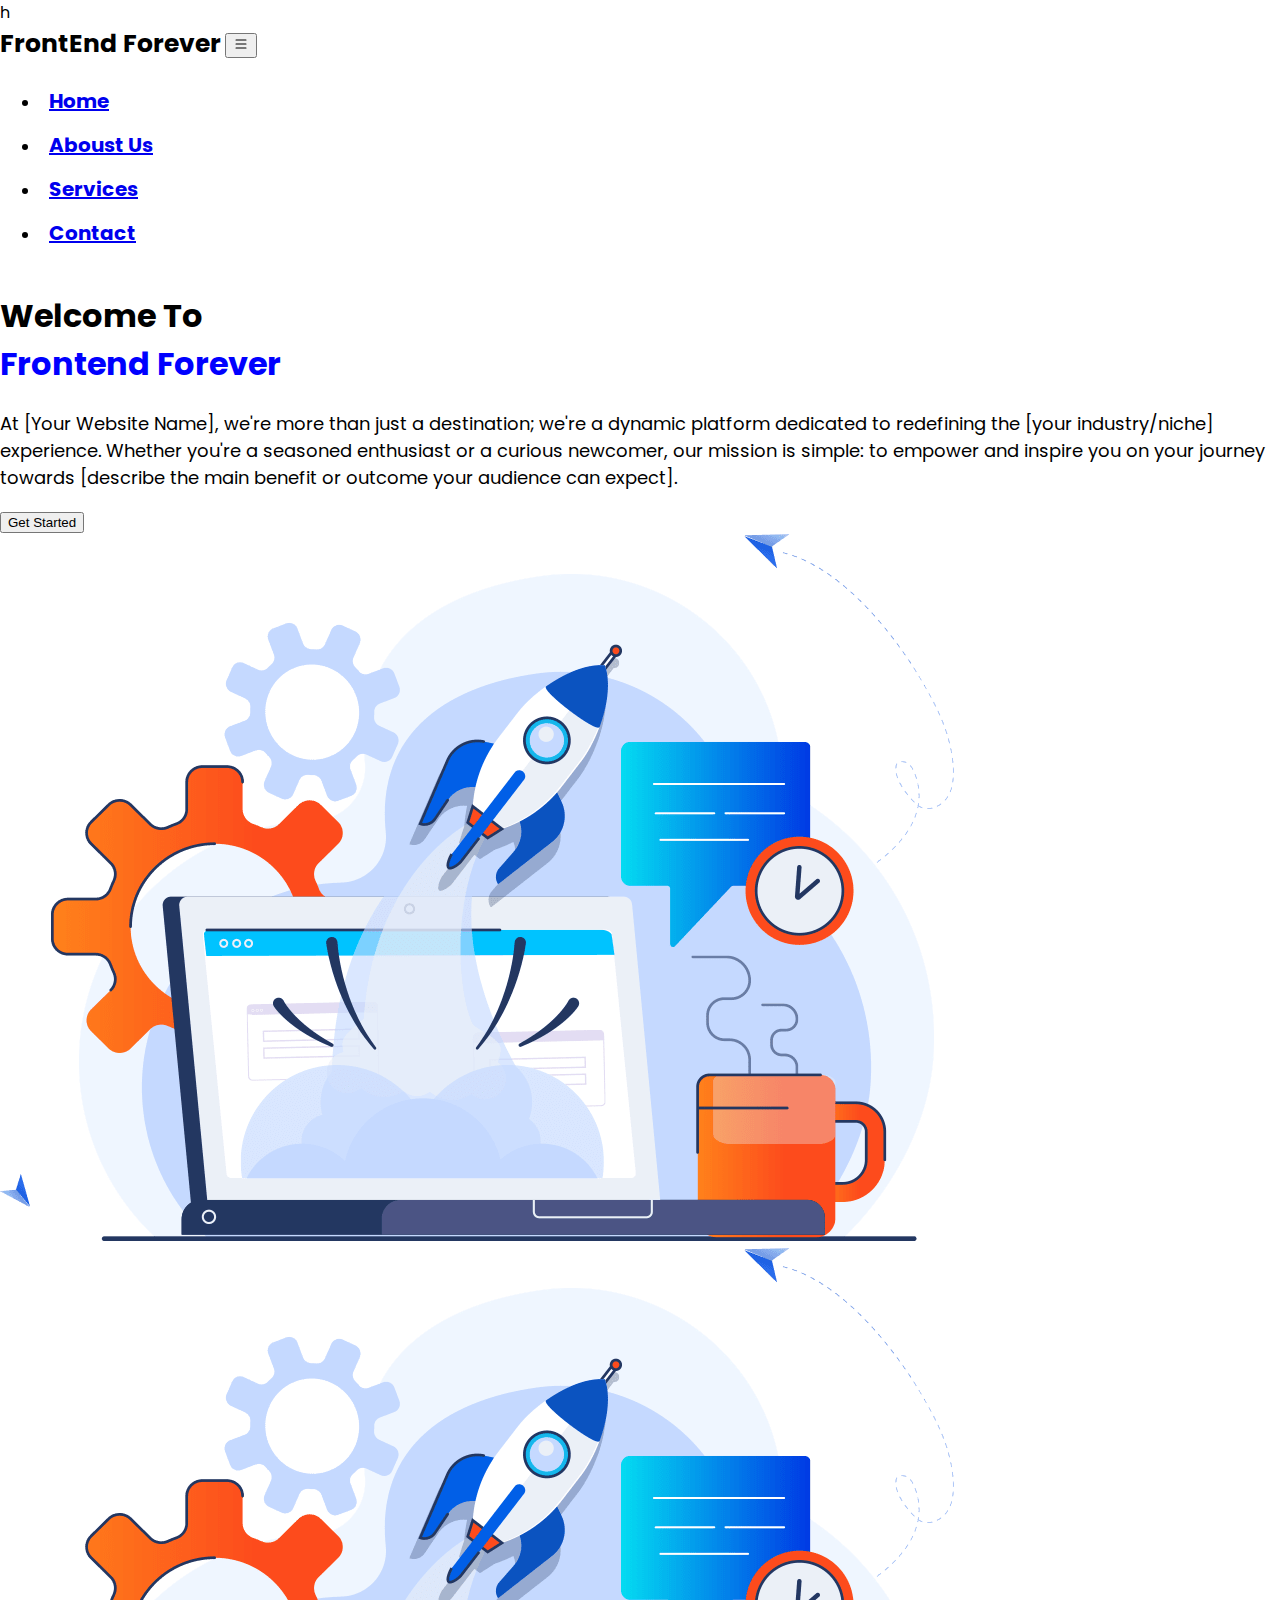
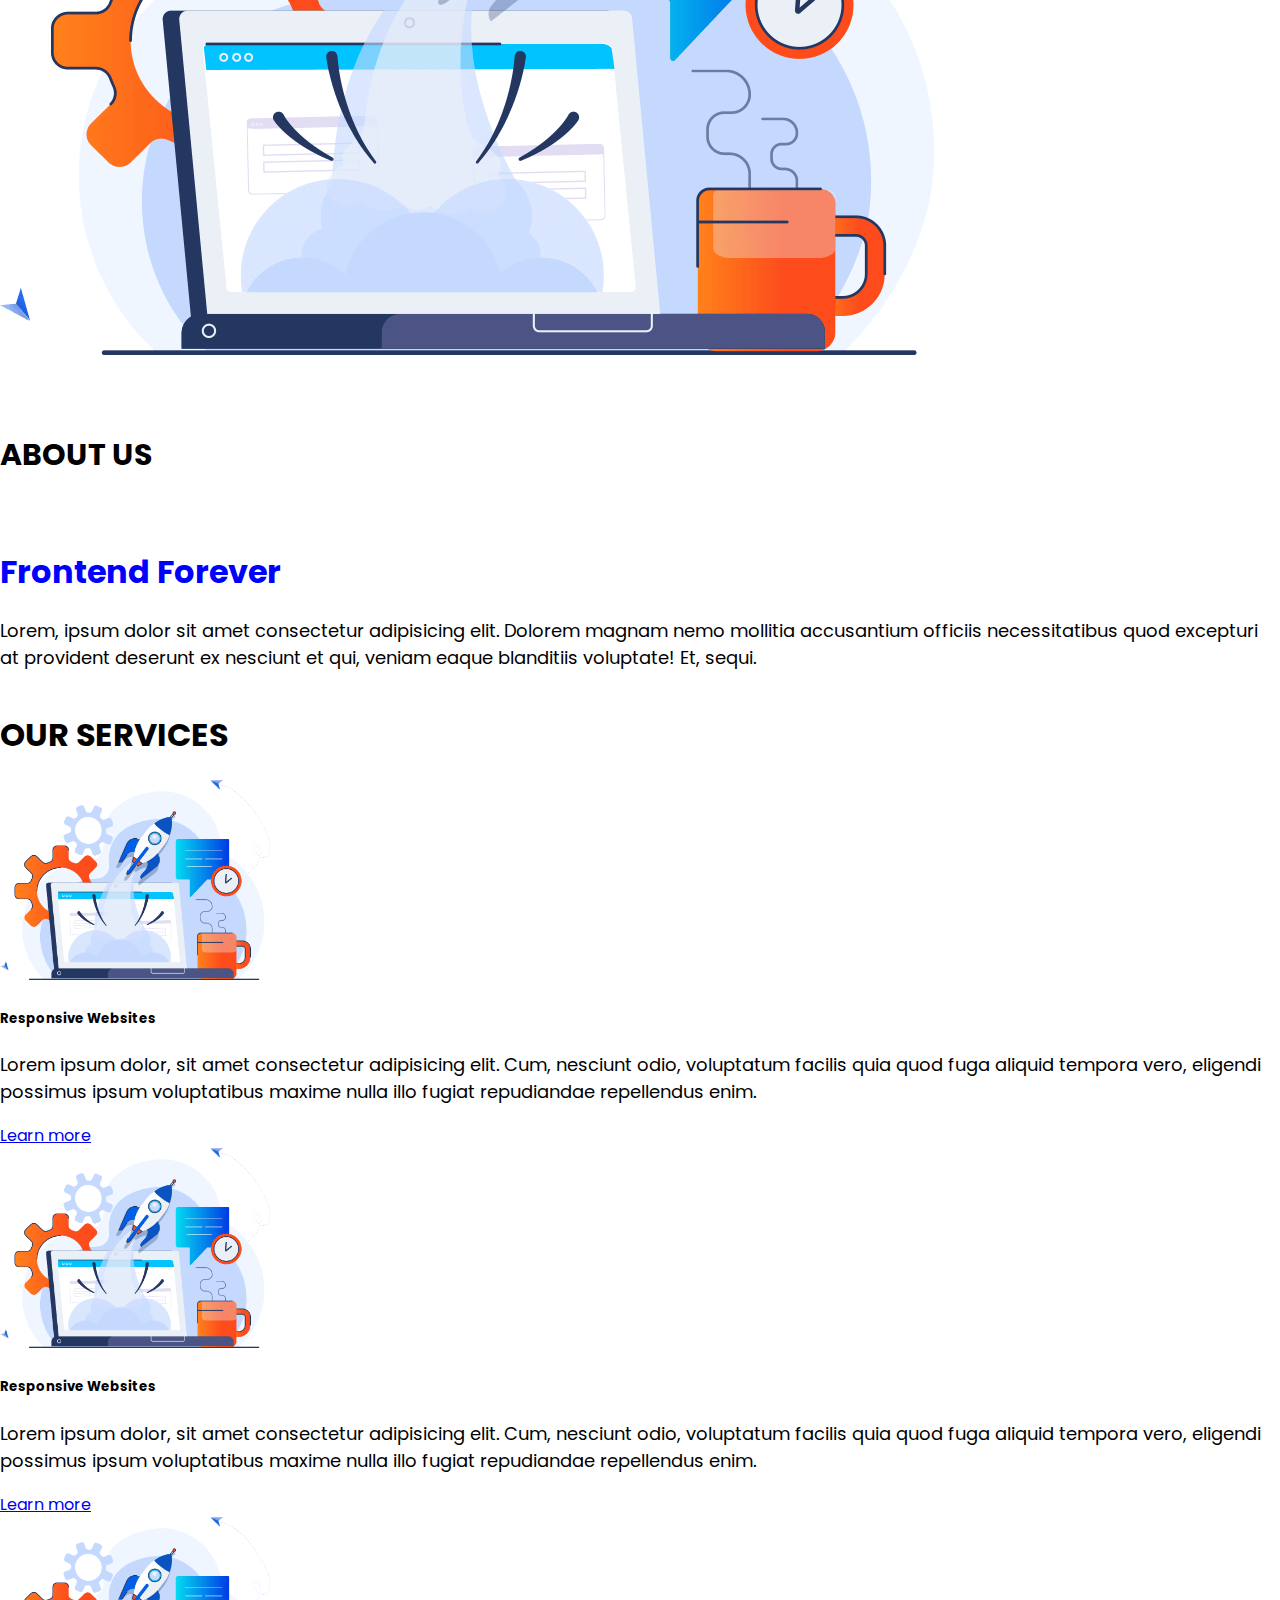
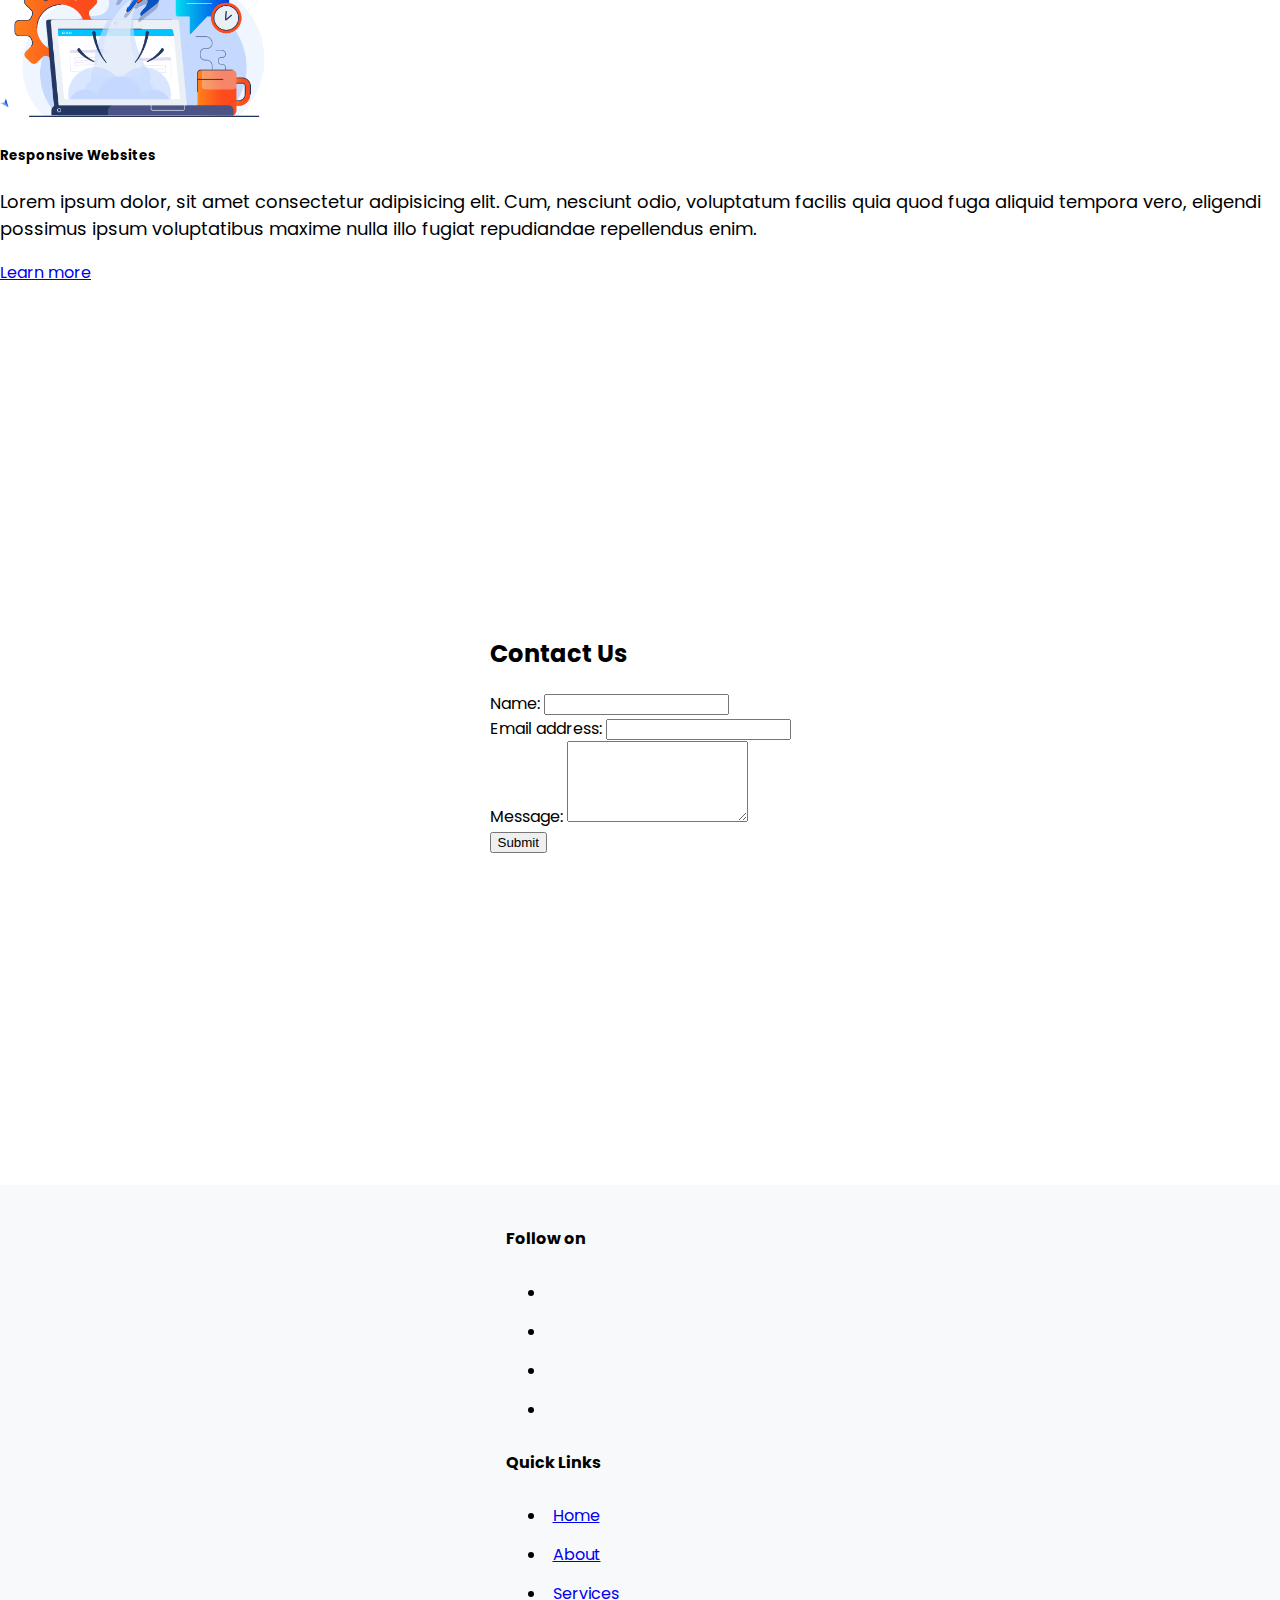
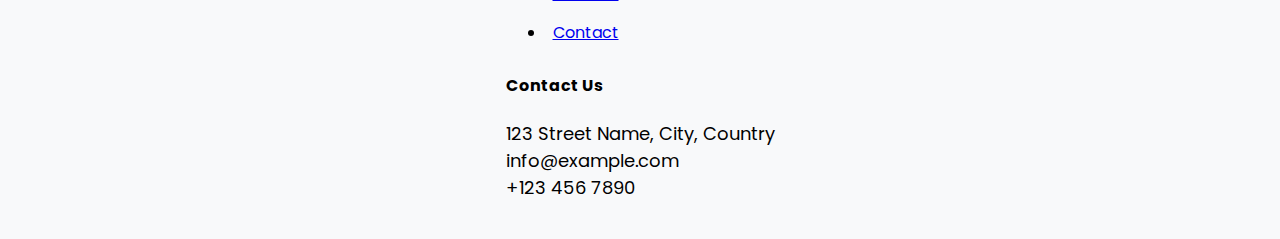
<file: FRONT END FOREVER1/index.html>
<!DOCTYPE html>
<html lang="en">
  <head>
    <meta charset="UTF-8" />
    <meta name="viewport" content="width=device-width, initial-scale=1.0" />
    <title>Document</title>
    <link rel="stylesheet" href="Style.css" />
    <link
      href="https://cdn.jsdelivr.net/npm/bootstrap@5.2.3/dist/css/bootstrap.min.css"
      rel="stylesheet"
      integrity="sha384-rbsA2VBKQhggwzxH7pPCaAqO46MgnOM80zW1RWuH61DGLwZJEdK2Kadq2F9CUG65"
      crossorigin="anonymous"
    />
    h
    <link
      rel="stylesheet"
      href="https://cdnjs.cloudflare.com/ajax/libs/font-awesome/6.5.1/css/all.min.css"
      integrity="sha512-DTOQO9RWCH3ppGqcWaEA1BIZOC6xxalwEsw9c2QQeAIftl+Vegovlnee1c9QX4TctnWMn13TZye+giMm8e2LwA=="
      crossorigin="anonymous"
      referrerpolicy="no-referrer"
    />
  </head>
  <body>
    <!---navbar--->
    <div class="container-fluid col-10">
      <nav class="navbar navbar-expand-lg" id="navbar">
        <b class="bold">FrontEnd Forever</b>
        <button
          class="navbar-toggler"
          type="button"
          data-bs-toggle="collapse"
          data-bs-target="#menu"
        >
          <svg
            xmlns="http://www.w3.org/2000/svg"
            width="16"
            height="16"
            fill="currentColor"
            class="bi bi-list"
            viewBox="0 0 16 16"
          >
            <path
              fill-rule="evenodd"
              d="M2.5 12a.5.5 0 0 1 .5-.5h10a.5.5 0 0 1 0 1H3a.5.5 0 0 1-.5-.5m0-4a.5.5 0 0 1 .5-.5h10a.5.5 0 0 1 0 1H3a.5.5 0 0 1-.5-.5m0-4a.5.5 0 0 1 .5-.5h10a.5.5 0 0 1 0 1H3a.5.5 0 0 1-.5-.5"
            />
          </svg>
        </button>
        <div class="collapse navbar-collapse" id="menu">
          <ul class="navbar-nav ms-auto mb-lg-0">
            <li class="nav-item">
              <a class="nav-link" href="#home">Home</a>
            </li>
            <li class="nav-item">
              <a class="nav-link" href="#about">Aboust Us</a>
            </li>
            <li class="nav-item">
              <a class="nav-link" href="#services">Services</a>
            </li>
            <li class="nav-item">
              <a class="nav-link" href="#contact">Contact</a>
            </li>
          </ul>
        </div>
      </nav>

      <!---Home page--->

      <section id="home">
        <div class="row">
          <div class="col-lg-6 col-md-6 col-12 order-1 pt-5">
            <h1>Welcome To<br /><span> Frontend Forever</span></h1>
            <p>
              At [Your Website Name], we're more than just a destination; we're
              a dynamic platform dedicated to redefining the [your
              industry/niche] experience. Whether you're a seasoned enthusiast
              or a curious newcomer, our mission is simple: to empower and
              inspire you on your journey towards [describe the main benefit or
              outcome your audience can expect].
            </p>
            <button class="btn btn-primary my-3">Get Started</button>
          </div>
          <div class="col-lg-6 col-md-6 col-12 py-lg-5 order-sm-2">
            <img src="./header-home4.png" class="img-fluid" />
          </div>
        </div>
      </section>

      <!---About--->

      <section id="about">
        <div class="row">
          <div class="col-lg-6 col-md-6 col-12">
            <img src="./header-home4.png" class="img-fluid" />
          </div>
          <div class="col-lg-6 col-md-6 col-12">
            <h6 style="font-size: 30px">ABOUT US</h6>
            <h1 class="display-5"><span>Frontend Forever</span></h1>
            <p>
              Lorem, ipsum dolor sit amet consectetur adipisicing elit. Dolorem
              magnam nemo mollitia accusantium officiis necessitatibus quod
              excepturi at provident deserunt ex nesciunt et qui, veniam eaque
              blanditiis voluptate! Et, sequi.
            </p>
          </div>
        </div>
      </section>

      <!---Services--->
      <section id="services">
        <div class="row">
          <h1 class="text-center">OUR SERVICES</h1>
          <div class="col-md-4 my-2">
            <div class="card shadow">
              <div class="inner">
                <img src="./header-home4.png" class="card-img-top" />
              </div>

              <div class="card-body">
                <h5 class="card-title">Responsive Websites</h5>

                <p class="card-text">
                  Lorem ipsum dolor, sit amet consectetur adipisicing elit. Cum,
                  nesciunt odio, voluptatum facilis quia quod fuga aliquid
                  tempora vero, eligendi possimus ipsum voluptatibus maxime
                  nulla illo fugiat repudiandae repellendus enim.
                </p>
                <a href="#" type="button" class="btn btn-success">Learn more</a>
              </div>
            </div>
          </div>
          <div class="col-md-4 my-2">
            <div class="card shadow">
              <div class="inner">
                <img src="./header-home4.png" class="card-img-top" />
              </div>
              <div class="card-body">
                <h5 class="card-title">Responsive Websites</h5>

                <p class="card-text">
                  Lorem ipsum dolor, sit amet consectetur adipisicing elit. Cum,
                  nesciunt odio, voluptatum facilis quia quod fuga aliquid
                  tempora vero, eligendi possimus ipsum voluptatibus maxime
                  nulla illo fugiat repudiandae repellendus enim.
                </p>
                <a href="#" type="button" class="btn btn-success">Learn more</a>
              </div>
            </div>
          </div>
          <div class="col-md-4 my-2">
            <div class="card shadow">
              <div class="inner">
                <img src="./header-home4.png" class="card-img-top" />
              </div>
              <div class="card-body">
                <h5 class="card-title">Responsive Websites</h5>

                <p class="card-text">
                  Lorem ipsum dolor, sit amet consectetur adipisicing elit. Cum,
                  nesciunt odio, voluptatum facilis quia quod fuga aliquid
                  tempora vero, eligendi possimus ipsum voluptatibus maxime
                  nulla illo fugiat repudiandae repellendus enim.
                </p>
                <a href="#" type="button" class="btn btn-success">Learn more</a>
              </div>
            </div>
          </div>
        </div>
      </section>

      <!---Contact--->

      <section id="contact">
        <div class="container">
          <h2 class="mt-5 mb-3">Contact Us</h2>
          <form action="submit.php" method="POST">
            <div class="form-group">
              <label for="name">Name:</label>
              <input
                type="text"
                class="form-control"
                id="name"
                name="name"
                required
              />
            </div>
            <div class="form-group">
              <label for="email">Email address:</label>
              <input
                type="email"
                class="form-control"
                id="email"
                name="email"
                required
              />
            </div>
            <div class="form-group">
              <label for="message">Message:</label>
              <textarea
                class="form-control"
                id="message"
                name="message"
                rows="5"
                required
              ></textarea>
            </div>
            <button type="submit" class="btn btn-primary mt-3">Submit</button>
          </form>
        </div>
      </section>
    </div>

    <footer class="footer">
      <div class="container-fluid col-10">
        <div class="row">
          <div class="col-md-6">
            <h4>Follow on</h4>
            <div class="social-icons">
              <ul class="list-unstyled">
                <li>
                  <a href="#"><i class="fab fa-facebook"></i> </a>
                </li>
                <li>
                  <a href="#"><i class="fab fa-twitter"></i></a>
                </li>
                <li>
                  <a href="#"><i class="fab fa-instagram"></i></a>
                </li>
                <li>
                  <a href="#"><i class="fab fa-linkedin"></i></a>
                </li>
              </ul>
            </div>
          </div>
          <div class="col-md-4">
            <h4>Quick Links</h4>
            <ul class="list-unstyled">
              <li><a href="#">Home</a></li>
              <li><a href="#">About</a></li>
              <li><a href="#">Services</a></li>
              <li><a href="#">Contact</a></li>
            </ul>
          </div>
          <div class="col-md-2">
            <h4>Contact Us</h4>
            <p>
              123 Street Name, City, Country<br />
              info@example.com<br />
              +123 456 7890
            </p>
          </div>
        </div>
      </div>
    </footer>

    <script
      src="https://cdn.jsdelivr.net/npm/bootstrap@5.2.3/dist/js/bootstrap.bundle.min.js"
      integrity="sha384-kenU1KFdBIe4zVF0s0G1M5b4hcpxyD9F7jL+jjXkk+Q2h455rYXK/7HAuoJl+0I4"
      crossorigin="anonymous"
    ></script>
  </body>
</html>
</file>
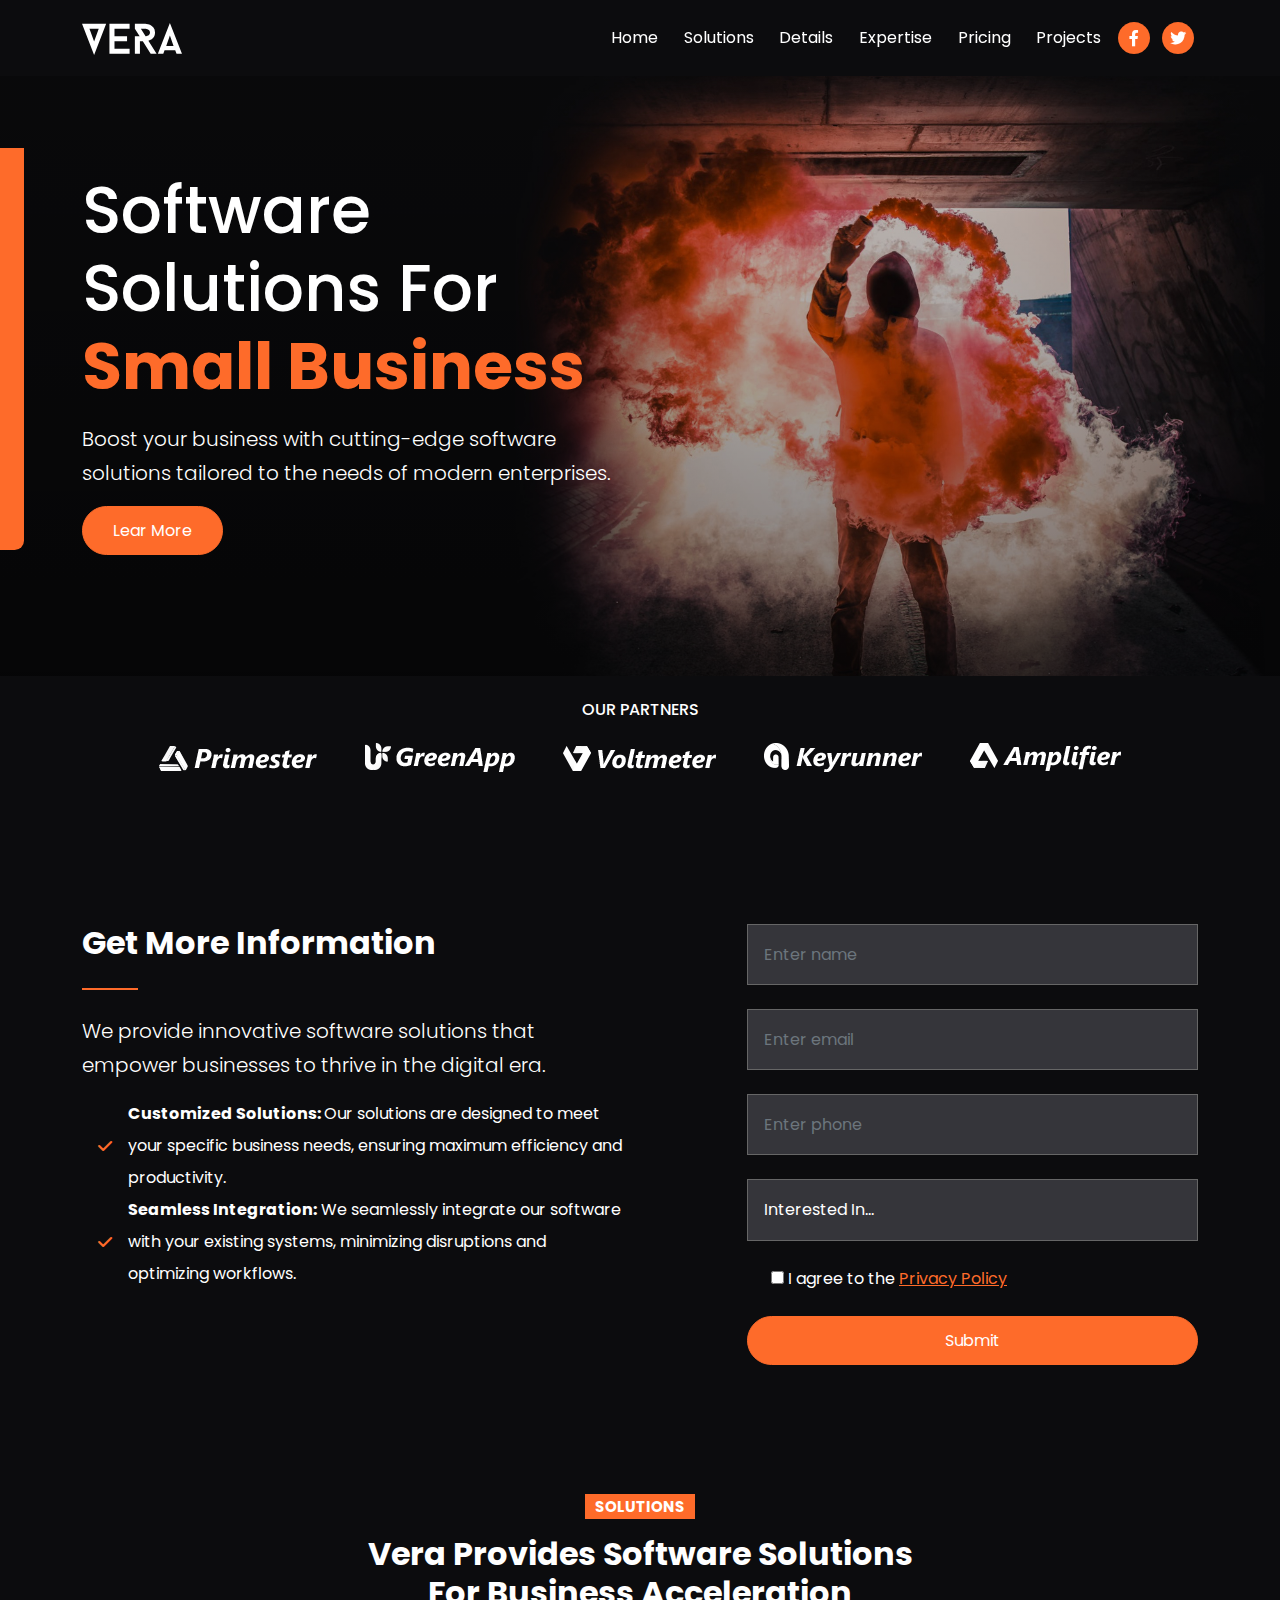
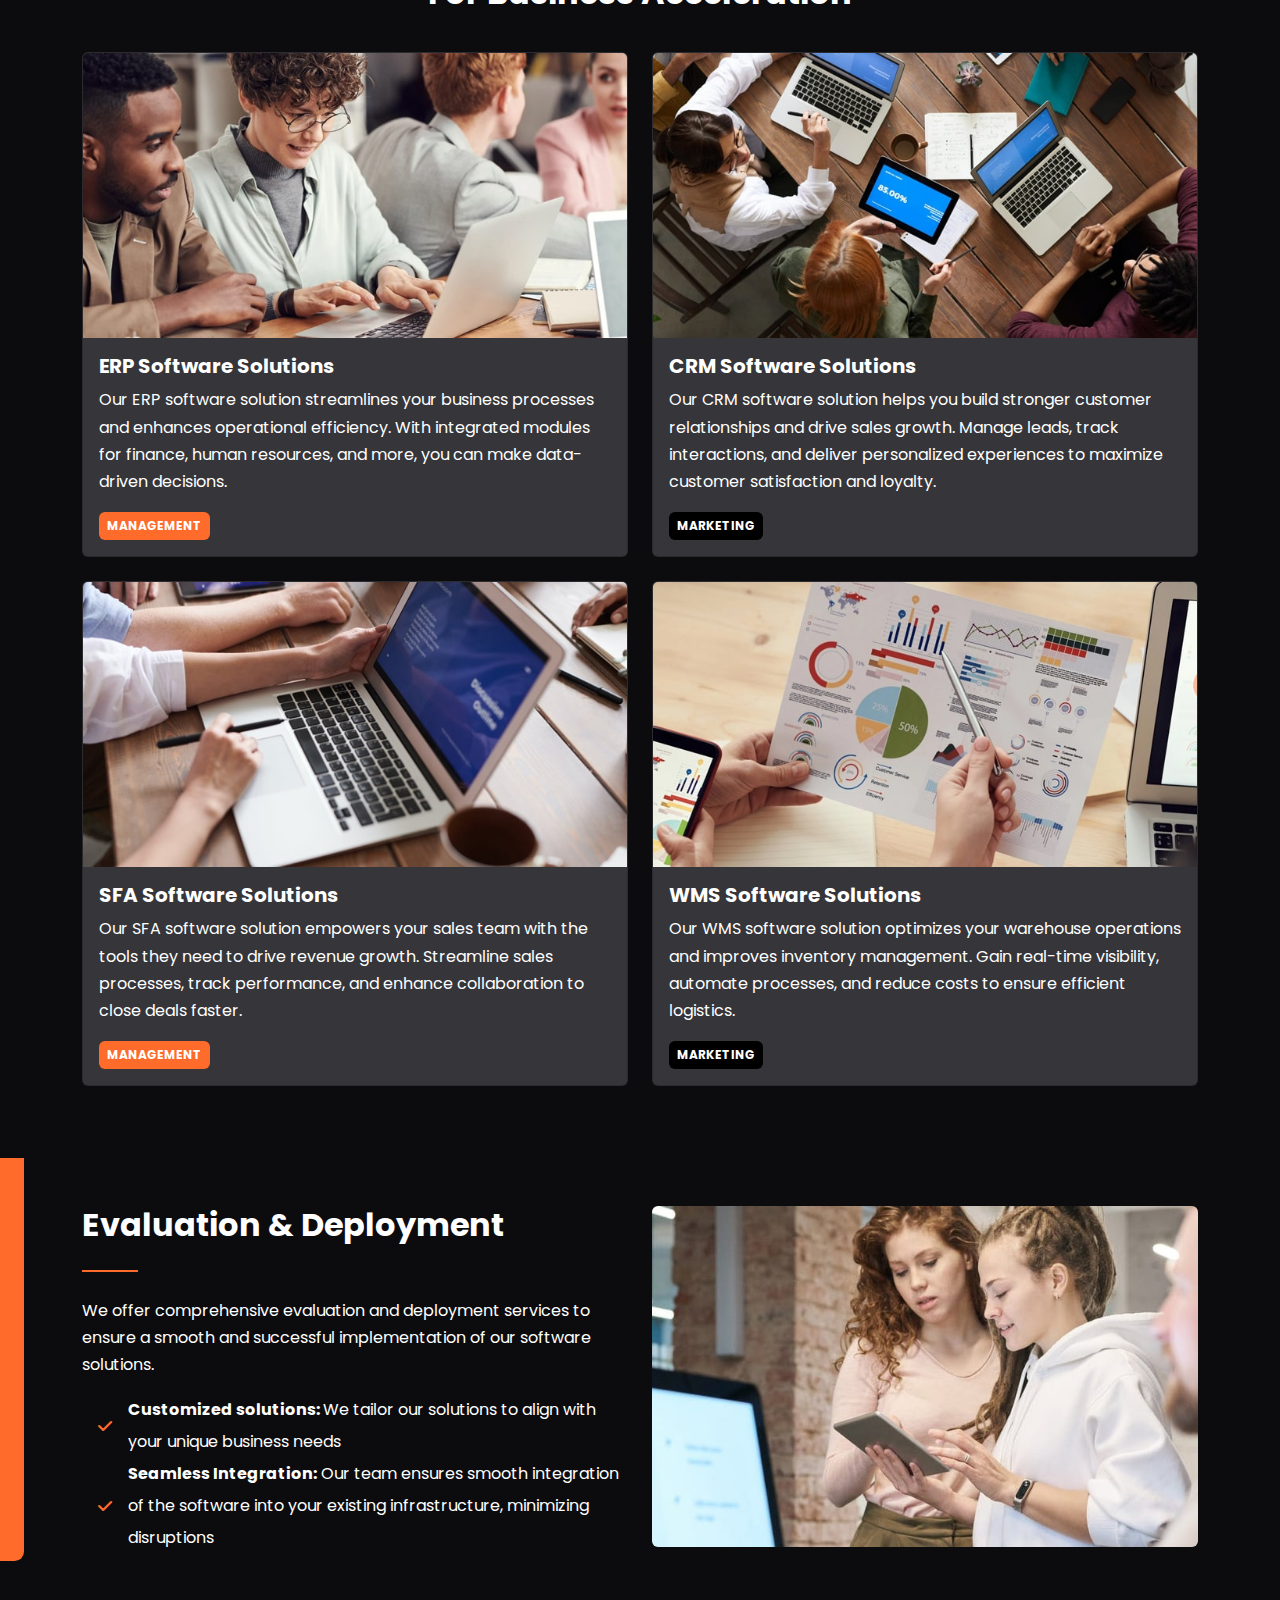
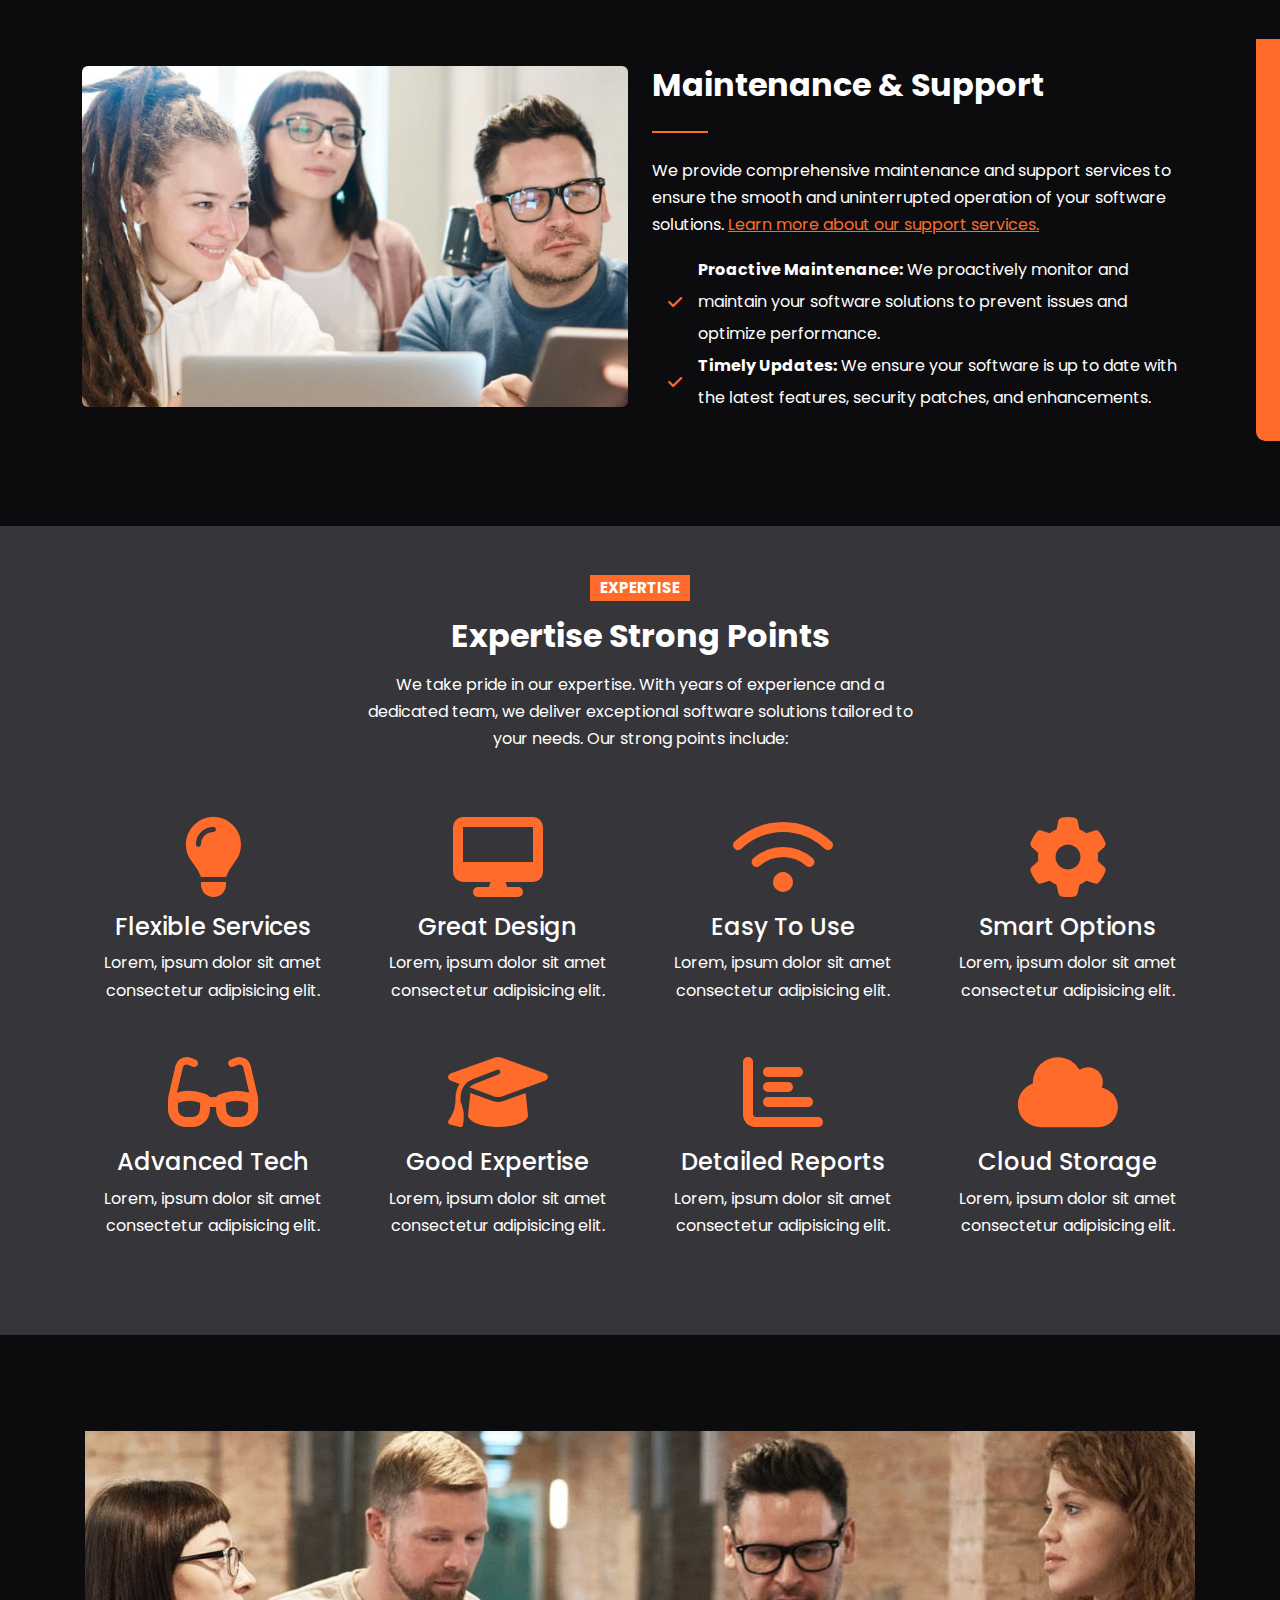
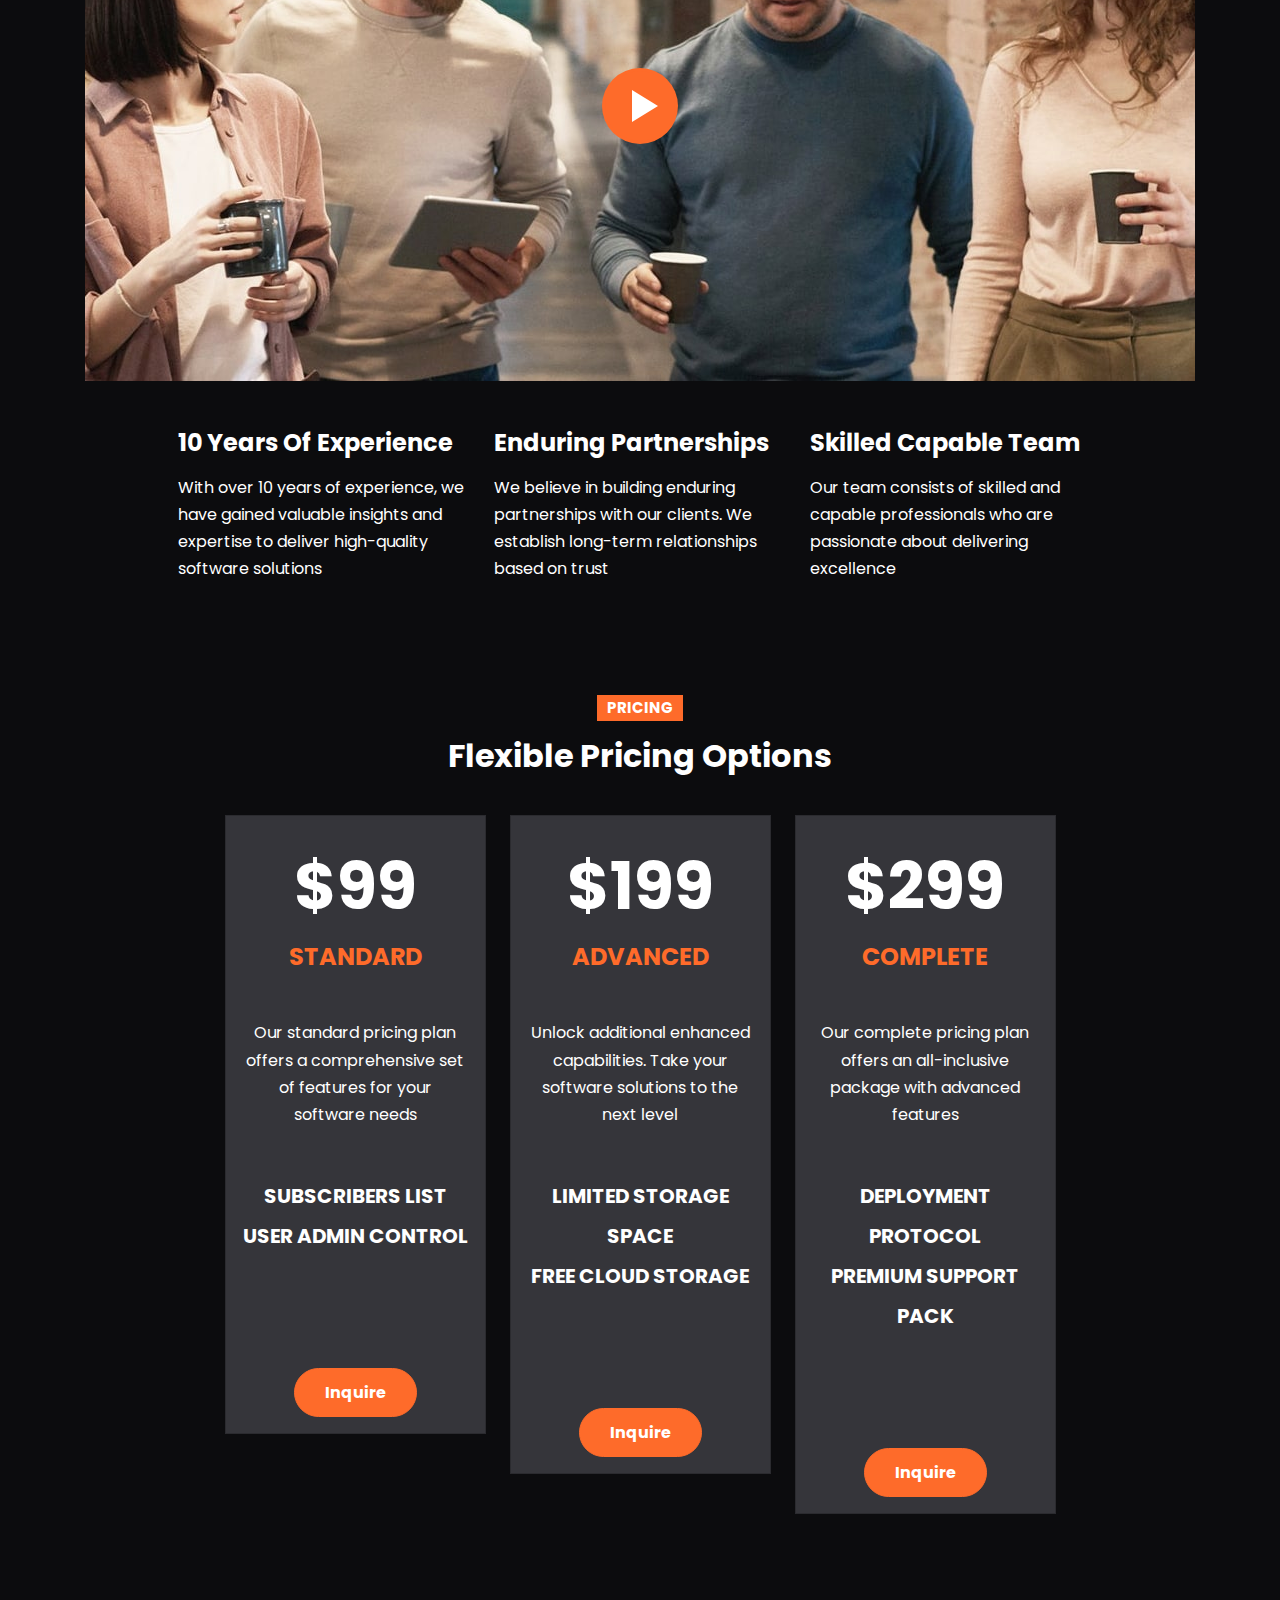
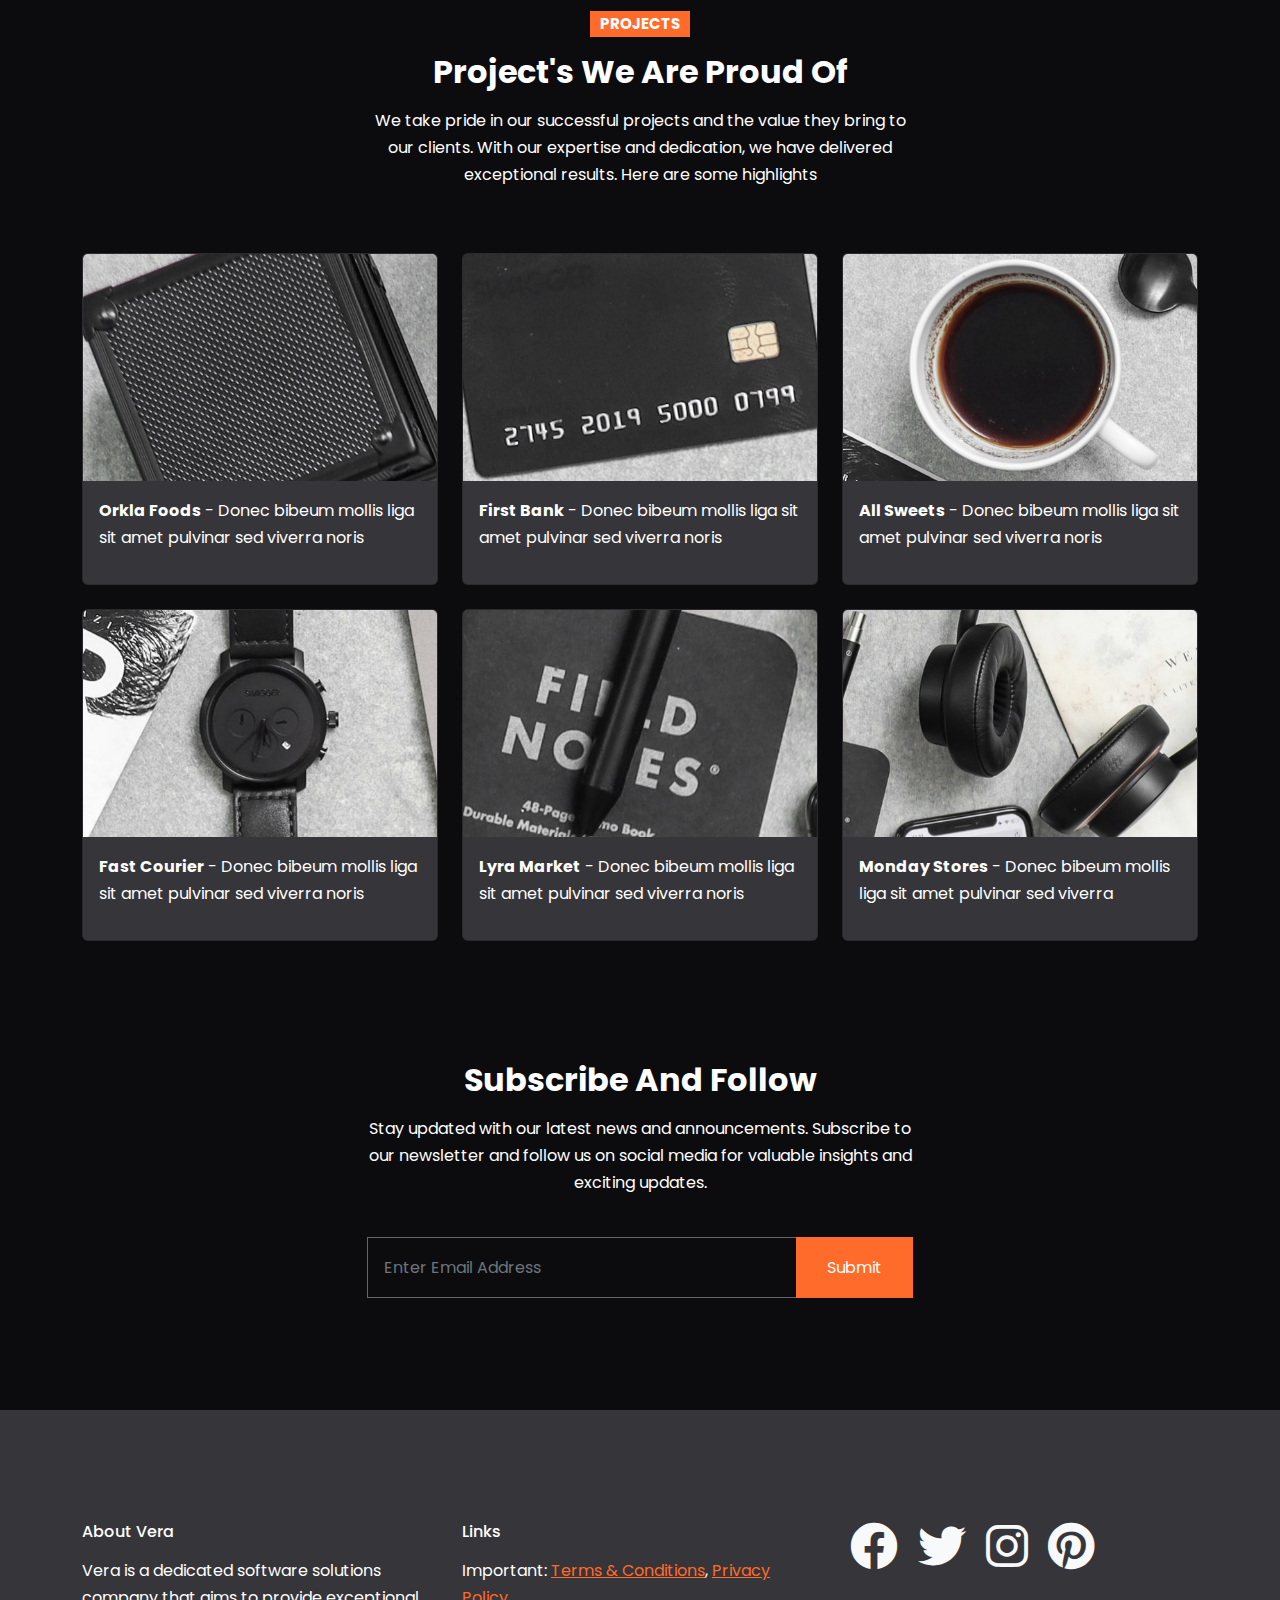
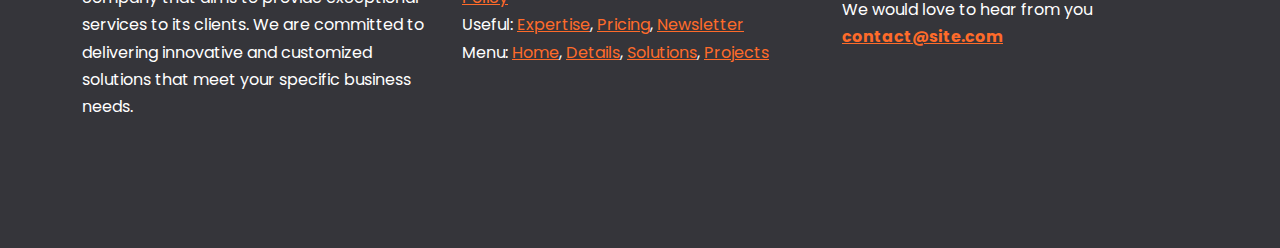
<file: vera-website-final/index.html>
<!DOCTYPE html>
<html lang="en">
  <head>
    <meta charset="UTF-8" />
    <meta http-equiv="X-UA-Compatible" content="IE=edge" />
    <meta name="viewport" content="width=device-width, initial-scale=1.0" />
    <link rel="preconnect" href="https://fonts.googleapis.com" />
    <link rel="preconnect" href="https://fonts.gstatic.com" crossorigin />
    <link
      href="https://fonts.googleapis.com/css2?family=Poppins:wght@300;400;600;700&display=swap"
      rel="stylesheet"
    />
    <link rel="stylesheet" href="css/font-awesome.css" />
    <link rel="stylesheet" href="css/bootstrap.css" />
    <link rel="stylesheet" href="css/styles.css" />
    <link rel="icon" href="images/favicon.png" />
    <title>Welcome To Vera</title>
  </head>
  <body>
    <nav class="navbar navbar-expand-lg sticky-top navbar-dark">
      <div class="container">
        <a class="navbar-brand" href="#">
          <img src="images/logo.svg" alt="" width="100" />
        </a>
        <button
          class="navbar-toggler"
          type="button"
          data-bs-toggle="collapse"
          data-bs-target="#navbarNavDropdown"
          aria-controls="navbarNavDropdown"
          aria-expanded="false"
          aria-label="Toggle navigation"
        >
          <span class="navbar-toggler-icon"></span>
        </button>
        <div class="collapse navbar-collapse" id="navbarNavDropdown">
          <ul class="navbar-nav ms-auto">
            <li class="nav-item">
              <a class="nav-link" aria-current="page" href="#">Home</a>
            </li>
            <li class="nav-item">
              <a class="nav-link" href="#solutions">Solutions</a>
            </li>
            <li class="nav-item">
              <a class="nav-link" href="#details">Details</a>
            </li>
            <li class="nav-item">
              <a class="nav-link" href="#expertise">Expertise</a>
            </li>
            <li class="nav-item">
              <a class="nav-link" href="#pricing">Pricing</a>
            </li>
            <li class="nav-item">
              <a class="nav-link" href="#projects">Projects</a>
            </li>
          </ul>
          <span class="nav-item">
            <span class="fa-stack">
              <a href="https://facebook.com" target="_blank">
                <i class="fas fa-circle fa-stack-2x"></i>
                <i class="fab fa-facebook-f fa-stack-1x text-white"></i>
              </a>
            </span>
            <span class="fa-stack">
              <a href="https://twitter.com" target="_blank">
                <i class="fas fa-circle fa-stack-2x"></i>
                <i class="fab fa-twitter fa-stack-1x text-white"></i>
              </a>
            </span>
          </span>
        </div>
      </div>
    </nav>

    <!-- Header -->
    <header class="header position-relative">
      <img
        src="images/vertical-decoration-left.svg"
        alt=""
        class="vertical-decoration position-absolute d-none d-md-block"
      />
      <div class="container">
        <div class="row">
          <div class="col-md-6 pt-5">
            <h1 class="xl-text mt-5">
              Software Solutions For
              <span class="text-primary fw-bold replace-me"
                >Small Business, Startups, Enterprise</span
              >
            </h1>
            <p class="lead">
              Boost your business with cutting-edge software solutions tailored
              to the needs of modern enterprises.
            </p>
            <a href="#" class="btn btn-primary text-white">Lear More</a>
          </div>
        </div>
      </div>
    </header>

    <!-- Partners -->
    <section class="partners py-4 overflow-hidden">
      <div class="container">
        <div class="row">
          <div class="col-lg-10 offset-lg-1">
            <h6 class="text-center mb-4 text-uppercase">Our Partners</h6>
            <div
              class="d-flex justify-content-center align-items-center text-center"
            >
              <div>
                <img src="images/partner-logo-1.png" alt="" class="mx-4" />
              </div>
              <div class="d-none d-sm-block">
                <img src="images/partner-logo-2.png" alt="" class="mx-4" />
              </div>
              <div class="d-none d-md-block">
                <img src="images/partner-logo-3.png" alt="" class="mx-4" />
              </div>
              <div class="d-none d-lg-block">
                <img src="images/partner-logo-4.png" alt="" class="mx-4" />
              </div>
              <div class="d-none d-lg-block"></div>
                <img src="images/partner-logo-5.png" alt="" class="mx-4" />
              </div>
            </div>
          </div>
        </div>
      </div>
    </section>

    <!-- Form Area -->
    <section id="contact" class="contact my-7">
      <div class="container">
        <div class="row">
          <div class="col-md-6">
            <h2 class="fw-bold">Get More Information</h2>
            <hr class="hr-heading" />
            <p class="lead">
              We provide innovative software solutions that empower businesses to
              thrive in the digital era.
            </p>
            <ul class="list-unstyled lh-lg">
              <li class="d-flex align-items-center">
                <i class="fas fa-check text-primary mx-3"></i>
                <div>
                  <strong>Customized Solutions: </strong> Our solutions are designed
                  to meet your specific business needs, ensuring maximum efficiency
                  and productivity.
                </div>
              </li>
              <li class="d-flex align-items-center">
                <i class="fas fa-check text-primary mx-3"></i>
                <div>
                  <strong>Seamless Integration:</strong> We seamlessly integrate our
                  software with your existing systems, minimizing disruptions and
                  optimizing workflows.
                </div>
              </li>
            </ul>
          </div>
          <div class="col-md-5 offset-md-1">
            <form>
              <div class="mb-4">
                <input type="text" class="form-control bg-secondary" placeholder="Enter name">
              </div>
              <div class="mb-4">
                <input type="email" class="form-control bg-secondary" placeholder="Enter email">
              </div>
              <div class="mb-4">
                <input type="text" class="form-control bg-secondary" placeholder="Enter phone">
              </div>
              <div class="mb-4">
                <select name="interested" id="interested" class="form-control bg-secondary">
                  <option>Interested In...</option>
                  <option value="erp">ERP Solution</option>
                  <option value="crm">CRM Solution</option>
                  <option value="cms">CMS Solution</option>
                  <option value="sfa">SFA Solution</option>
                </select>
              </div>
              <div class="mb-4 form-check">
                <input type="checkbox" id="agree-check" />
                <label for="agree-check" class="form-check-label">
                  I agree to the <a href="privacy.html">Privacy Policy</a>
                </label>
              </div>
              <div class="d-grid gap-2">
                <input type="submit" value="Submit" class="btn btn-primary text-white" />
              </div>
            </form>
          </div>
        </div>
      </div>
    </section>

    <!-- Solutions -->
    <section id="solutions" class="solutions my-5">
      <div class="container">
        <div class="row mb-4">
          <div class="col-md-6 offset-md-3 d-flex flex-column align-items-center text-center">
            <h5><span class="badge bg-primary rounded-0 text-uppercase">
              Solutions
            </span></h5>
            <h2 class="fw-bold">
              Vera Provides Software Solutions For Business Acceleration
            </h2>
          </div>
        </div>
        <!-- Solutions Row 1 -->
        <div class="row">
          <div class="col-md-6 mb-4">
            <div class="card bg-secondary">
              <img src="images/solution-1.jpg" alt="" class="card-img-top">
              <div class="card-body">
                <h5 class="card-title fw-bold">ERP Software Solutions</h5>
                <p class="card-text">
                  Our ERP software solution streamlines your business processes and
                  enhances operational efficiency. With integrated modules for
                  finance, human resources, and more, you can make data-driven
                  decisions.
                </p>
                <div class="badge bg-primary p-2 text-uppercase">
                  Management
                </div>
              </div>
            </div>
          </div>

          <div class="col-md-6 mb-4">
            <div class="card bg-secondary">
              <img src="images/solution-2.jpg" alt="" class="card-img-top">
              <div class="card-body">
                <h5 class="card-title fw-bold">CRM Software Solutions</h5>
                <p class="card-text">
                  Our CRM software solution helps you build stronger customer
                  relationships and drive sales growth. Manage leads, track
                  interactions, and deliver personalized experiences to maximize
                  customer satisfaction and loyalty.
                </p>
                <div class="badge bg-dark p-2 text-uppercase">
                  Marketing
                </div>
              </div>
            </div>
          </div>
        </div>

         <!-- Solutions Row 2 -->
         <div class="row">
          <div class="col-md-6 mb-4">
            <div class="card bg-secondary">
              <img src="images/solution-3.jpg" alt="" class="card-img-top">
              <div class="card-body">
                <h5 class="card-title fw-bold">SFA Software Solutions</h5>
                <p class="card-text">
                  Our SFA software solution empowers your sales team with the tools
              they need to drive revenue growth. Streamline sales processes,
              track performance, and enhance collaboration to close deals
              faster.
                </p>
                <div class="badge bg-primary p-2 text-uppercase">
                  Management
                </div>
              </div>
            </div>
          </div>

          <div class="col-md-6 mb-4">
            <div class="card bg-secondary">
              <img src="images/solution-4.jpg" alt="" class="card-img-top">
              <div class="card-body">
                <h5 class="card-title fw-bold">WMS Software Solutions</h5>
                <p class="card-text">
                  Our WMS software solution optimizes your warehouse operations and
              improves inventory management. Gain real-time visibility, automate
              processes, and reduce costs to ensure efficient logistics.
                </p>
                <div class="badge bg-dark p-2 text-uppercase">
                  Marketing
                </div>
              </div>
            </div>
          </div>
        </div>
      </div>
    </section>

    <!-- Details 1 -->
    <section id="details" class="details my-5 position-relative">
      <div class="container">
        <div class="row pt-5">
          <div class="col-lg-6">
            <h2 class="fw-bold">Evaluation & Deployment</h2>
            <hr class="hr-heading" />
            <p>
              We offer comprehensive evaluation and deployment services to ensure a smooth and successful implementation of our software solutions.
            </p>
            <ul class="list-unstyled lh-lg">
              <li class="d-flex align-items-center">
                <i class="fas fa-check text-primary mx-3"></i> 
                <div>
                  <strong>Customized solutions: </strong>We tailor our solutions to align with your unique business needs
                </div>
              </li>
              <li class="d-flex align-items-center">
                <i class="fas fa-check text-primary mx-3"></i>
                <div>
                  <strong>Seamless Integration:</strong> Our team ensures smooth integration of the software into your existing infrastructure, minimizing disruptions
                </div>
              </li>
            </ul>
          </div>
          <div class="col-lg-6">
            <img src="images/details-1.jpg" alt="" class="img-fluid rounded-2">
          </div>
        </div>
      </div>
      <img src="images/vertical-decoration-left.svg" alt="" class="vertical-decoration position-absolute d-none d-md-block">
    </section>

    <!-- Details 2 -->
    <section class="details-2 my-5 position-relative">
      <div class="container">
        <div class="row pt-5">
          <div class="col-lg-6">
            <img src="images/details-2.jpg" alt="" class="img-fluid rounded-2">
          </div>
          <div class="col-lg-6">
            <h2 class="fw-bold">Maintenance & Support</h2>
            <hr class="hr-heading" />
            <p>
              We provide comprehensive maintenance and support services to ensure the smooth and uninterrupted operation of your software solutions.  <a href="#">Learn more about our support services.</a>
            </p>
            <ul class="list-unstyled lh-lg">
              <li class="d-flex align-items-center">
                <i class="fas fa-check text-primary mx-3"></i>
                <div>
                  <strong>Proactive Maintenance:</strong> We proactively monitor and maintain your software solutions to prevent issues and optimize performance.
                </div>
              </li>
              <li class="d-flex align-items-center">
                <i class="fas fa-check text-primary mx-3"></i>
                <div>
                  <strong>Timely Updates:</strong> We ensure your software is up to date with the latest features, security patches, and enhancements.
                </div>
              </li>
            </ul>
          </div>
        </div>
      </div>
      <img src="images/vertical-decoration-right.svg" alt="" class="vertical-decoration position-absolute d-none d-md-block">
    </section>

    <!-- Expertise -->
    <section id="expertise" class="expertise bg-secondary py-5 my-6">
      <div class="container">
        <div class="row mb-5">
          <div class="col-md-6 offset-md-3 d-flex flex-column align-items-center text-center">
            <h5>
              <span class="badge bg-primary rounded-0 text-uppercase">Expertise</span>
            </h5>
            <h2 class="fw-bold">Expertise Strong Points</h2>
            <p>
              We take pride in our expertise. With years of experience and a
              dedicated team, we deliver exceptional software solutions tailored to
              your needs. Our strong points include:
            </p>
          </div>
        </div>
        <!-- Expertise Row 1 -->
        <div class="row">
          <div class="col-md-3">
            <div class="card bg-transparent border-0 text-center mb-3">
              <div class="card-image">
                <i class="fas fa-lightbulb fa-5x text-primary"></i>
              </div>
              <div class="card-body">
                <h4 class="card-title">Flexible Services</h4>
                <p>Lorem, ipsum dolor sit amet consectetur adipisicing elit.</p>
              </div>
            </div>
          </div>
          <div class="col-md-3">
            <div class="card bg-transparent border-0 text-center mb-3">
              <div class="card-image">
                <i class="fas fa-desktop fa-5x text-primary"></i>
              </div>
              <div class="card-body">
                <h4 class="card-title">Great Design</h4>
                <p>Lorem, ipsum dolor sit amet consectetur adipisicing elit.</p>
              </div>
            </div>
          </div>
          <div class="col-md-3">
            <div class="card bg-transparent border-0 text-center mb-3">
              <div class="card-image">
                <i class="fas fa-wifi fa-5x text-primary"></i>
              </div>
              <div class="card-body">
                <h4 class="card-title">Easy To Use</h4>
                <p>Lorem, ipsum dolor sit amet consectetur adipisicing elit.</p>
              </div>
            </div>
          </div>
          <div class="col-md-3">
            <div class="card bg-transparent border-0 text-center mb-3">
              <div class="card-image">
                <i class="fas fa-cog fa-5x text-primary"></i>
              </div>
              <div class="card-body">
                <h4 class="card-title">Smart Options</h4>
                <p>Lorem, ipsum dolor sit amet consectetur adipisicing elit.</p>
              </div>
            </div>
          </div>
        </div>

        <!-- Expertise Row 2 -->
        <div class="row">
          <div class="col-md-3">
            <div class="card bg-transparent border-0 text-center mb-3">
              <div class="card-image">
                <i class="fas fa-glasses fa-5x text-primary"></i>
              </div>
              <div class="card-body">
                <h4 class="card-title">Advanced Tech</h4>
                <p>Lorem, ipsum dolor sit amet consectetur adipisicing elit.</p>
              </div>
            </div>
          </div>
          <div class="col-md-3">
            <div class="card bg-transparent border-0 text-center mb-3">
              <div class="card-image">
                <i class="fas fa-graduation-cap fa-5x text-primary"></i>
              </div>
              <div class="card-body">
                <h4 class="card-title">Good Expertise</h4>
                <p>Lorem, ipsum dolor sit amet consectetur adipisicing elit.</p>
              </div>
            </div>
          </div>
          <div class="col-md-3">
            <div class="card bg-transparent border-0 text-center mb-3">
              <div class="card-image">
                <i class="fas fa-chart-bar fa-5x text-primary"></i>
              </div>
              <div class="card-body">
                <h4 class="card-title">Detailed Reports</h4>
                <p>Lorem, ipsum dolor sit amet consectetur adipisicing elit.</p>
              </div>
            </div>
          </div>
          <div class="col-md-3">
            <div class="card bg-transparent border-0 text-center mb-3">
              <div class="card-image">
                <i class="fas fa-cloud fa-5x text-primary"></i>
              </div>
              <div class="card-body">
                <h4 class="card-title">Cloud Storage</h4>
                <p>Lorem, ipsum dolor sit amet consectetur adipisicing elit.</p>
              </div>
            </div>
          </div>
        </div>
      </div>
    </section>

    <!-- Video -->
    <section class="video my-6">
      <div class="container">
        <div class="row">
          <div class="col-12 d-flex flex-column align-items-center">
            <div class="position-relative">
              <img src="images/video-preview.jpg" alt="" class="img-fluid">
              <a class="video-btn" data-bs-toggle="modal" data-bs-target="#videoModal" data-bs-src="https://www.youtube.com/embed/u72H_zZzkcw">
                <span class="video-play-button">
                  <span></span>
                </span>
              </a>
            </div>
          </div>
        </div>
        <div class="row video-points px-6 mt-5">
          <div class="col-lg-4">
            <h4 class="fw-bold">10 Years Of Experience</h4>
            <p>
              With over 10 years of experience, we have gained valuable insights and
          expertise to deliver high-quality software solutions
            </p>
          </div>
          <div class="col-lg-4">
            <h4 class="fw-bold">Enduring Partnerships</h4>
            <p>
              We believe in building enduring partnerships with our clients. We
              establish long-term relationships based on trust
            </p>
          </div>
          <div class="col-lg-4">
            <h4 class="fw-bold">Skilled Capable Team</h4>
            <p>
              Our team consists of skilled and capable professionals who are
              passionate about delivering excellence
            </p>
          </div>
        </div>
      </div>

      <!-- Video Modal -->
      <div class="video-modal">
        <div id="videoModal" class="modal fade">
          <div class="modal-dialog">
            <div class="modal-content">
              <div class="ratio ratio-16x9">
                <iframe frameborder="0" class="embed-responsive-item" id="video"></iframe>
              </div>
            </div>
          </div>
        </div>
      </div>
    </section>

    <!-- Pricing -->
    <section id="pricing" class="pricing my-6">
      <div class="container">
        <div class="row mb-4">
          <div class="col-md-6 offset-md-3 d-flex flex-column align-items-center text-center">
            <h5><span class="badge bg-primary rounded-0 text-uppercase">
              Pricing
            </span></h5>
            <h2 class="fw-bold">
              Flexible Pricing Options
            </h2>
          </div>
        </div>
        <div class="row justify-content-center">
          <!-- Pricing Col 1 -->
          <div class="col-md-3">
            <div class="card bg-secondary text-center rounded-0">
              <div class="card-body">
                <div class="xl-text fw-bold">$99</div>
                <h4 class="card-title text-primary text-uppercase fw-bold mb-5">
                  Standard
                </h4>
                <p>Our standard pricing plan offers a comprehensive set of features
                  for your software needs</p>
                  <ul class="list-unstyled lh-lg mt-5">
                    <li class="text-uppercase fs-5 fw-bold">
                      Subscribers List
                    </li>
                    <li class="text-uppercase fs-5 fw-bold">
                      User Admin Control
                    </li>
                  </ul>
                  <a href="#contact" class="btn btn-primary text-white mt-6 fw-bold">Inquire</a>
              </div>
            </div>
          </div>

          <!-- Pricing Col 2 -->
          <div class="col-md-3">
            <div class="card bg-secondary text-center rounded-0">
              <div class="card-body">
                <div class="xl-text fw-bold">$199</div>
                <h4 class="card-title text-primary text-uppercase fw-bold mb-5">
                  Advanced
                </h4>
                <p> Unlock additional enhanced capabilities. Take your software
                  solutions to the next level</p>
                  <ul class="list-unstyled lh-lg mt-5">
                    <li class="text-uppercase fs-5 fw-bold">
                      Limited Storage Space
                    </li>
                    <li class="text-uppercase fs-5 fw-bold">
                      Free Cloud Storage
                    </li>
                  </ul>
                  <a href="#contact" class="btn btn-primary text-white mt-6 fw-bold">Inquire</a>
              </div>
            </div>
          </div>

          <!-- Pricing Col 3 -->
          <div class="col-md-3">
            <div class="card bg-secondary text-center rounded-0">
              <div class="card-body">
                <div class="xl-text fw-bold">$299</div>
                <h4 class="card-title text-primary text-uppercase fw-bold mb-5">
                  Complete
                </h4>
                <p> Our complete pricing plan offers an all-inclusive package with
                  advanced features</p>
                  <ul class="list-unstyled lh-lg mt-5">
                    <li class="text-uppercase fs-5 fw-bold">
                      Deployment Protocol
                    </li>
                    <li class="text-uppercase fs-5 fw-bold">
                      Premium Support Pack
                    </li>
                  </ul>
                  <a href="#contact" class="btn btn-primary text-white mt-6 fw-bold">Inquire</a>
              </div>
            </div>
          </div>
        </div>
      </div>
    </section>

    <!-- Projects -->
    <section id="projects" class="projects my-6">
      <div class="container">
        <div class="row mb-5">
          <div class="col-md-6 offset-md-3 d-flex flex-column align-items-center text-center">
            <h5><span class="badge bg-primary rounded-0 text-uppercase">
              Projects
            </span></h5>
            <h2 class="fw-bold">Project's We Are Proud Of</h2>
            <p>  We take pride in our successful projects and the value they bring to
              our clients. With our expertise and dedication, we have delivered
              exceptional results. Here are some highlights</p>
          </div>
        </div>
        <!-- Projects Row 1 -->
        <div class="row">
          <div class="col-md-4 mb-4">
            <div class="card bg-secondary">
              <a data-bs-toggle="modal" data-bs-target="#modal1">
                <img src="images/project-1.jpg" alt="" class="card-img-top">
                <div class="card-body">
                  <p>
                    <strong>Orkla Foods</strong> - Donec bibeum mollis liga sit amet
                pulvinar sed viverra noris
                  </p>
                </div>
              </a>
            </div>
          </div>
          <div class="col-md-4 mb-4">
            <div class="card bg-secondary">
              <a data-bs-toggle="modal" data-bs-target="#modal2">
                <img src="images/project-2.jpg" alt="" class="card-img-top">
                <div class="card-body">
                  <p>
                    <strong>First Bank</strong> - Donec bibeum mollis liga sit amet
                    pulvinar sed viverra noris
                  </p>
                </div>
              </a>
            </div>
          </div>
          <div class="col-md-4 mb-4">
            <div class="card bg-secondary">
              <a data-bs-toggle="modal" data-bs-target="#modal3">
                <img src="images/project-3.jpg" alt="" class="card-img-top">
                <div class="card-body">
                  <p>
                    <strong>All Sweets</strong> - Donec bibeum mollis liga sit amet
                pulvinar sed viverra noris
                  </p>
                </div>
              </a>
            </div>
          </div>
        </div>

        <!-- Projects Row 2 -->
        <div class="row">
          <div class="col-md-4 mb-4">
            <div class="card bg-secondary">
              <a data-bs-toggle="modal" data-bs-target="#modal4">
                <img src="images/project-4.jpg" alt="" class="card-img-top">
                <div class="card-body">
                  <p>
                    <strong>Fast Courier</strong> - Donec bibeum mollis liga sit
                amet pulvinar sed viverra noris
                  </p>
                </div>
              </a>
            </div>
          </div>
          <div class="col-md-4 mb-4">
            <div class="card bg-secondary">
              <a data-bs-toggle="modal" data-bs-target="#modal5">
                <img src="images/project-5.jpg" alt="" class="card-img-top">
                <div class="card-body">
                  <p>
                    <strong>Lyra Market</strong> - Donec bibeum mollis liga sit amet
                pulvinar sed viverra noris
                  </p>
                </div>
              </a>
            </div>
          </div>
          <div class="col-md-4 mb-4">
            <div class="card bg-secondary">
              <a data-bs-toggle="modal" data-bs-target="#modal6">
                <img src="images/project-6.jpg" alt="" class="card-img-top">
                <div class="card-body">
                  <p>
                    <strong>Monday Stores</strong> - Donec bibeum mollis liga sit
                    amet pulvinar sed viverra
                  </p>
                </div>
              </a>
            </div>
          </div>
        </div>
      </div>
    </section>

    <!-- Project Modals -->
    <div class="project-modals">
      <!-- Modal 1 -->
      <div id="modal1" class="modal fade">
        <div class="modal-dialog modal-lg mt-7">
          <div class="modal-content bg-secondary p-5">
            <div class="row">
              <div class="col-md-6">
                <img src="images/project-1.jpg" alt="" class="img-fluid">
              </div>
              <div class="col-md-6">
                <h3>Orkla Foods</h3>
                <p>
                  Aliquam at accumsan nibh. Praesent pretium ut tortor ac commodo.
                  Integer semper quam at rutrum interdum. Mauris eu diam ac urna
                  laoreet mollis et
                </p>
                <p>
                  Praesent lacus tortor, facilisis non enim eu, luctus semper velit.
                  Curabitur faucibus diam in lectus.
                </p>
                <a href="#" class="btn btn-primary text-white">
                  Details
                </a>
                <button class="btn btn-light" data-bs-dismiss="modal">Close</button>
              </div>
            </div>
          </div>
        </div>
      </div>

       <!-- Modal 2 -->
       <div id="modal2" class="modal fade">
        <div class="modal-dialog modal-lg mt-7">
          <div class="modal-content bg-secondary p-5">
            <div class="row">
              <div class="col-md-6">
                <img src="images/project-2.jpg" alt="" class="img-fluid">
              </div>
              <div class="col-md-6">
                <h3>First Bank</h3>
                <p>
                  Aliquam at accumsan nibh. Praesent pretium ut tortor ac commodo.
                  Integer semper quam at rutrum interdum. Mauris eu diam ac urna
                  laoreet mollis et
                </p>
                <p>
                  Praesent lacus tortor, facilisis non enim eu, luctus semper velit.
                  Curabitur faucibus diam in lectus.
                </p>
                <a href="#" class="btn btn-primary text-white">
                  Details
                </a>
                <button class="btn btn-light" data-bs-dismiss="modal">Close</button>
              </div>
            </div>
          </div>
        </div>
      </div>

       <!-- Modal 3 -->
       <div id="modal3" class="modal fade">
        <div class="modal-dialog modal-lg mt-7">
          <div class="modal-content bg-secondary p-5">
            <div class="row">
              <div class="col-md-6">
                <img src="images/project-3.jpg" alt="" class="img-fluid">
              </div>
              <div class="col-md-6">
                <h3>All Sweets</h3>
                <p>
                  Aliquam at accumsan nibh. Praesent pretium ut tortor ac commodo.
                  Integer semper quam at rutrum interdum. Mauris eu diam ac urna
                  laoreet mollis et
                </p>
                <p>
                  Praesent lacus tortor, facilisis non enim eu, luctus semper velit.
                  Curabitur faucibus diam in lectus.
                </p>
                <a href="#" class="btn btn-primary text-white">
                  Details
                </a>
                <button class="btn btn-light" data-bs-dismiss="modal">Close</button>
              </div>
            </div>
          </div>
        </div>
      </div>

       <!-- Modal 4 -->
       <div id="modal4" class="modal fade">
        <div class="modal-dialog modal-lg mt-7">
          <div class="modal-content bg-secondary p-5">
            <div class="row">
              <div class="col-md-6">
                <img src="images/project-4.jpg" alt="" class="img-fluid">
              </div>
              <div class="col-md-6">
                <h3>Fast Courier</h3>
                <p>
                  Aliquam at accumsan nibh. Praesent pretium ut tortor ac commodo.
                  Integer semper quam at rutrum interdum. Mauris eu diam ac urna
                  laoreet mollis et
                </p>
                <p>
                  Praesent lacus tortor, facilisis non enim eu, luctus semper velit.
                  Curabitur faucibus diam in lectus.
                </p>
                <a href="#" class="btn btn-primary text-white">
                  Details
                </a>
                <button class="btn btn-light" data-bs-dismiss="modal">Close</button>
              </div>
            </div>
          </div>
        </div>
      </div>

       <!-- Modal 5 -->
       <div id="modal5" class="modal fade">
        <div class="modal-dialog modal-lg mt-7">
          <div class="modal-content bg-secondary p-5">
            <div class="row">
              <div class="col-md-6">
                <img src="images/project-5.jpg" alt="" class="img-fluid">
              </div>
              <div class="col-md-6">
                <h3>Lyra Market</h3>
                <p>
                  Aliquam at accumsan nibh. Praesent pretium ut tortor ac commodo.
                  Integer semper quam at rutrum interdum. Mauris eu diam ac urna
                  laoreet mollis et
                </p>
                <p>
                  Praesent lacus tortor, facilisis non enim eu, luctus semper velit.
                  Curabitur faucibus diam in lectus.
                </p>
                <a href="#" class="btn btn-primary text-white">
                  Details
                </a>
                <button class="btn btn-light" data-bs-dismiss="modal">Close</button>
              </div>
            </div>
          </div>
        </div>
      </div>

       <!-- Modal 6 -->
       <div id="modal6" class="modal fade">
        <div class="modal-dialog modal-lg mt-7">
          <div class="modal-content bg-secondary p-5">
            <div class="row">
              <div class="col-md-6">
                <img src="images/project-6.jpg" alt="" class="img-fluid">
              </div>
              <div class="col-md-6">
                <h3>Monday Stores</h3>
                <p>
                  Aliquam at accumsan nibh. Praesent pretium ut tortor ac commodo.
                  Integer semper quam at rutrum interdum. Mauris eu diam ac urna
                  laoreet mollis et
                </p>
                <p>
                  Praesent lacus tortor, facilisis non enim eu, luctus semper velit.
                  Curabitur faucibus diam in lectus.
                </p>
                <a href="#" class="btn btn-primary text-white">
                  Details
                </a>
                <button class="btn btn-light" data-bs-dismiss="modal">Close</button>
              </div>
            </div>
          </div>
        </div>
      </div>
    </div>

    <!-- Newsletter -->
    <section id="newsletter" class="newsletter my-6">
      <div class="container">
        <div class="row mb-4">
          <div class="col-md-6 offset-md-3 d-flex flex-column align-items-center text-center">
            <h2 class="fw-bold">Subscribe And Follow</h2>
            <p>
              Stay updated with our latest news and announcements. Subscribe to our
          newsletter and follow us on social media for valuable insights and
          exciting updates.
            </p>
          </div>
        </div>
        <div class="row">
          <div class="col-md-6 offset-md-3 d-flex flex-column align-items-center text-center">
            <div class="input-group mb-3">
              <input type="email" class="form-control" placeholder="Enter Email Address" />
              <button class="btn btn-primary text-white rounded-0" type="button">
                Submit
              </button>
            </div>
          </div>
        </div>
      </div>
    </section>

    <!-- Footer -->
    <footer class="footer bg-secondary py-6">
      <div class="container">
        <div class="row">
          <div class="col-md-4 my-3">
            <h6>About Vera</h6>
            <p>
              Vera is a dedicated software solutions company that aims to provide
              exceptional services to its clients. We are committed to delivering
              innovative and customized solutions that meet your specific business
              needs.
            </p>
          </div>
          <div class="col-md-4 my-3">
            <h6>Links</h6>
            <ul class="list-unstyled">
              <li>
                Important: <a href="#">Terms & Conditions</a>,
                <a href="privacy.html">Privacy Policy</a>
              </li>
              <li>
                Useful: <a href="index.html#expertise">Expertise</a>,
                <a href="index.html#pricing">Pricing</a>,
                <a href="index.html#newsletter">Newsletter</a>
              </li>
              <li>
                Menu: <a href="index.html">Home</a>, <a href="index.html#details">Details</a>,
                <a href="index.html#solutions">Solutions</a>,
                <a href="index.html#projects">Projects</a>
              </li>
            </ul>
          </div>
          <div class="col-md-4 my-3">
            <div class="mb-4">
              <a href="#" class="text-decoration-none">
                <i class="fab fa-facebook fa-3x text-light mx-2"></i>
              </a>
              <a href="#" class="text-decoration-none">
                <i class="fab fa-twitter fa-3x text-light mx-2"></i>
              </a>
              <a href="#" class="text-decoration-none">
                <i class="fab fa-instagram fa-3x text-light mx-2"></i>
              </a>
              <a href="#" class="text-decoration-none">
                <i class="fab fa-pinterest fa-3x text-light mx-2"></i>
              </a>
            </div>
            <p>
              We would love to hear from you
              <a href="mailto:contact@site.com"
                ><strong>contact@site.com</strong></a
              >
            </p>
          </div>
        </div>
      </div>
    </footer>


    <script src="js/replaceme.min.js"></script>
    <script src="js/bootstrap.bundle.min.js"></script>
    <script src="js/script.js"></script>
  </body>
</html>
</file>
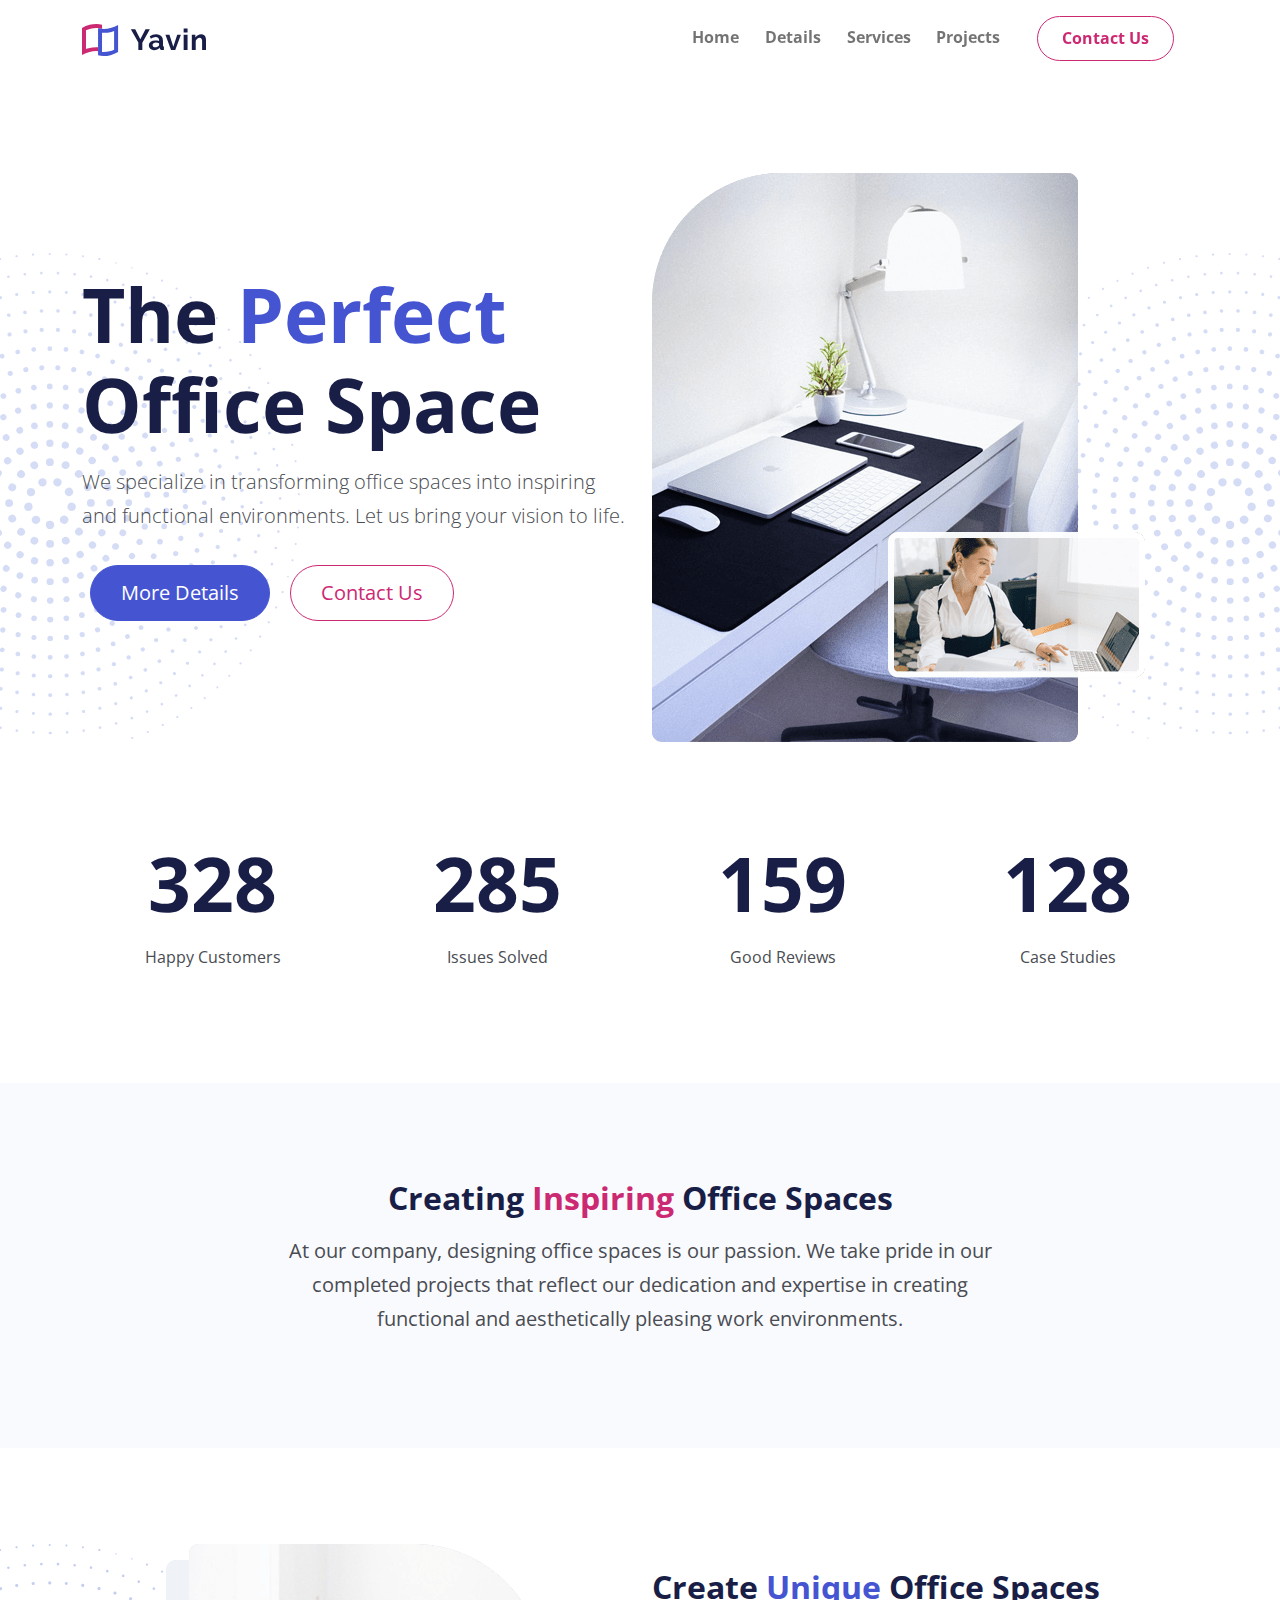
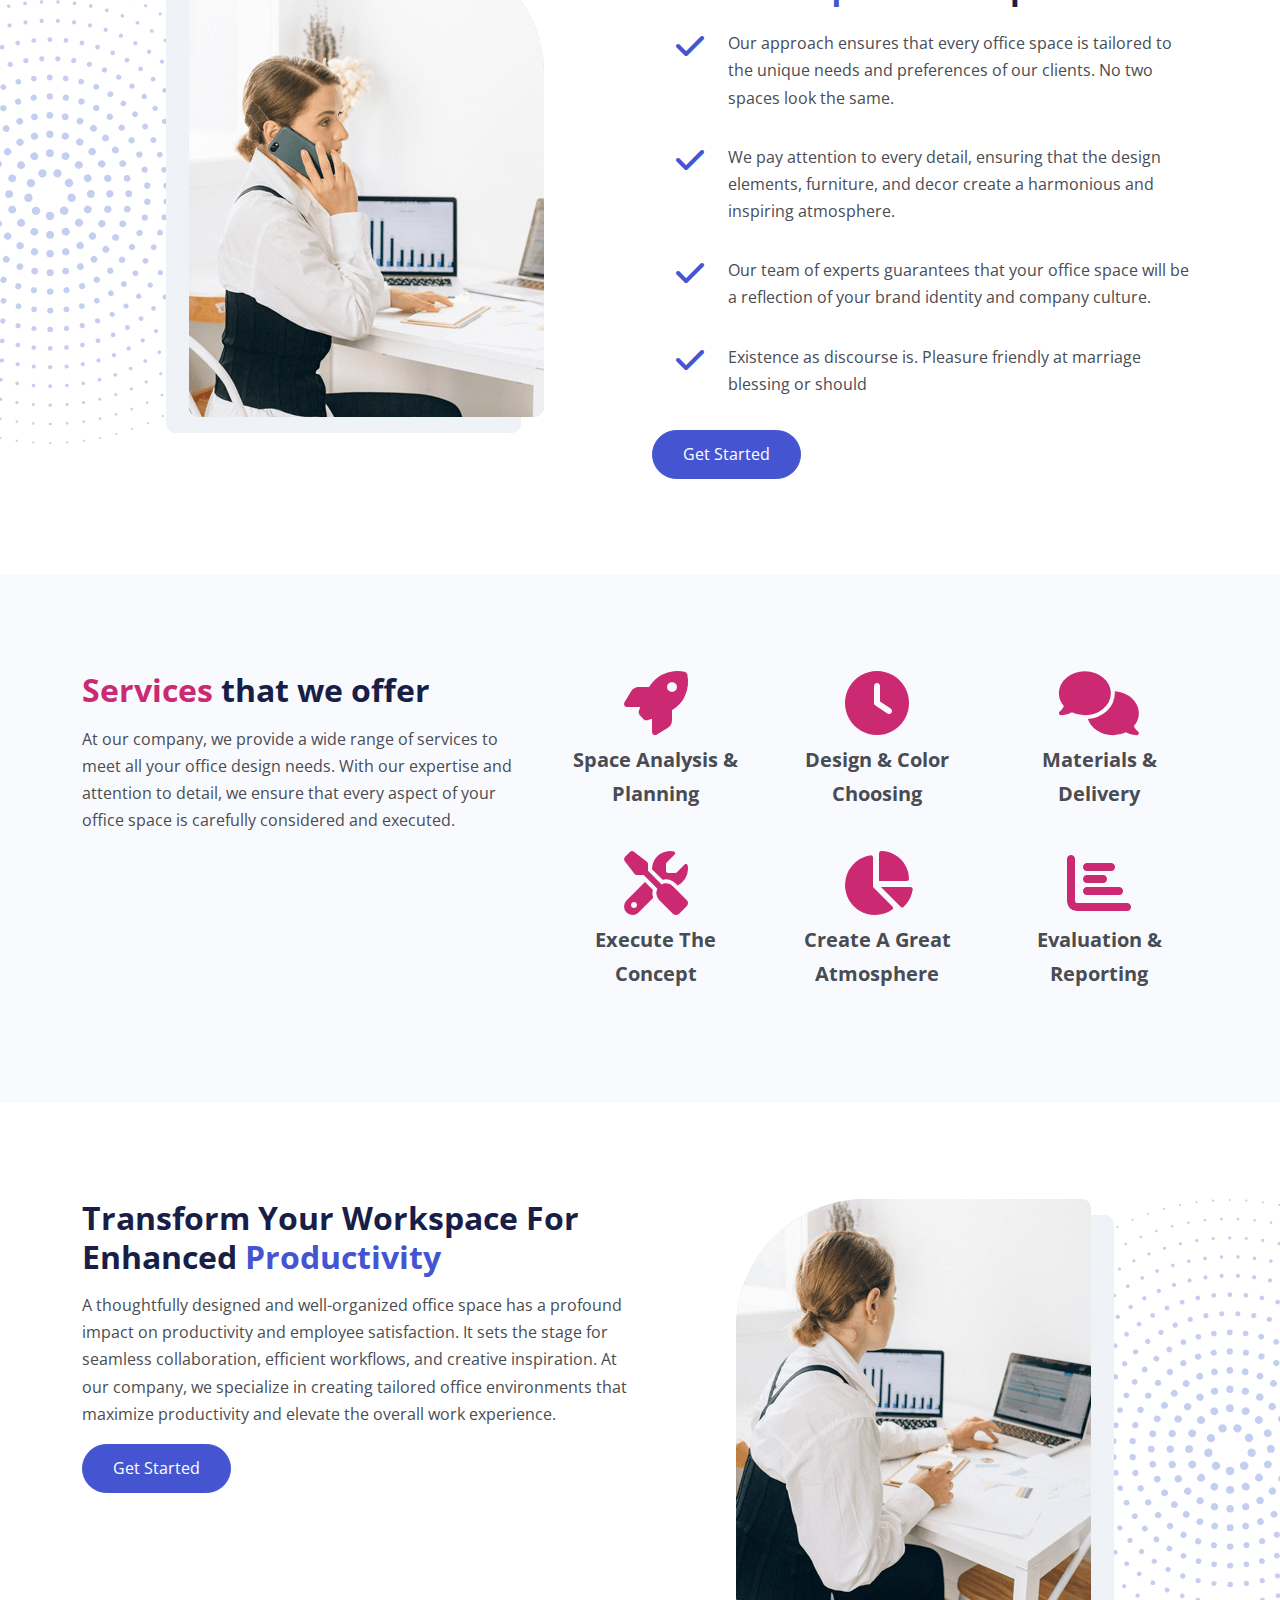
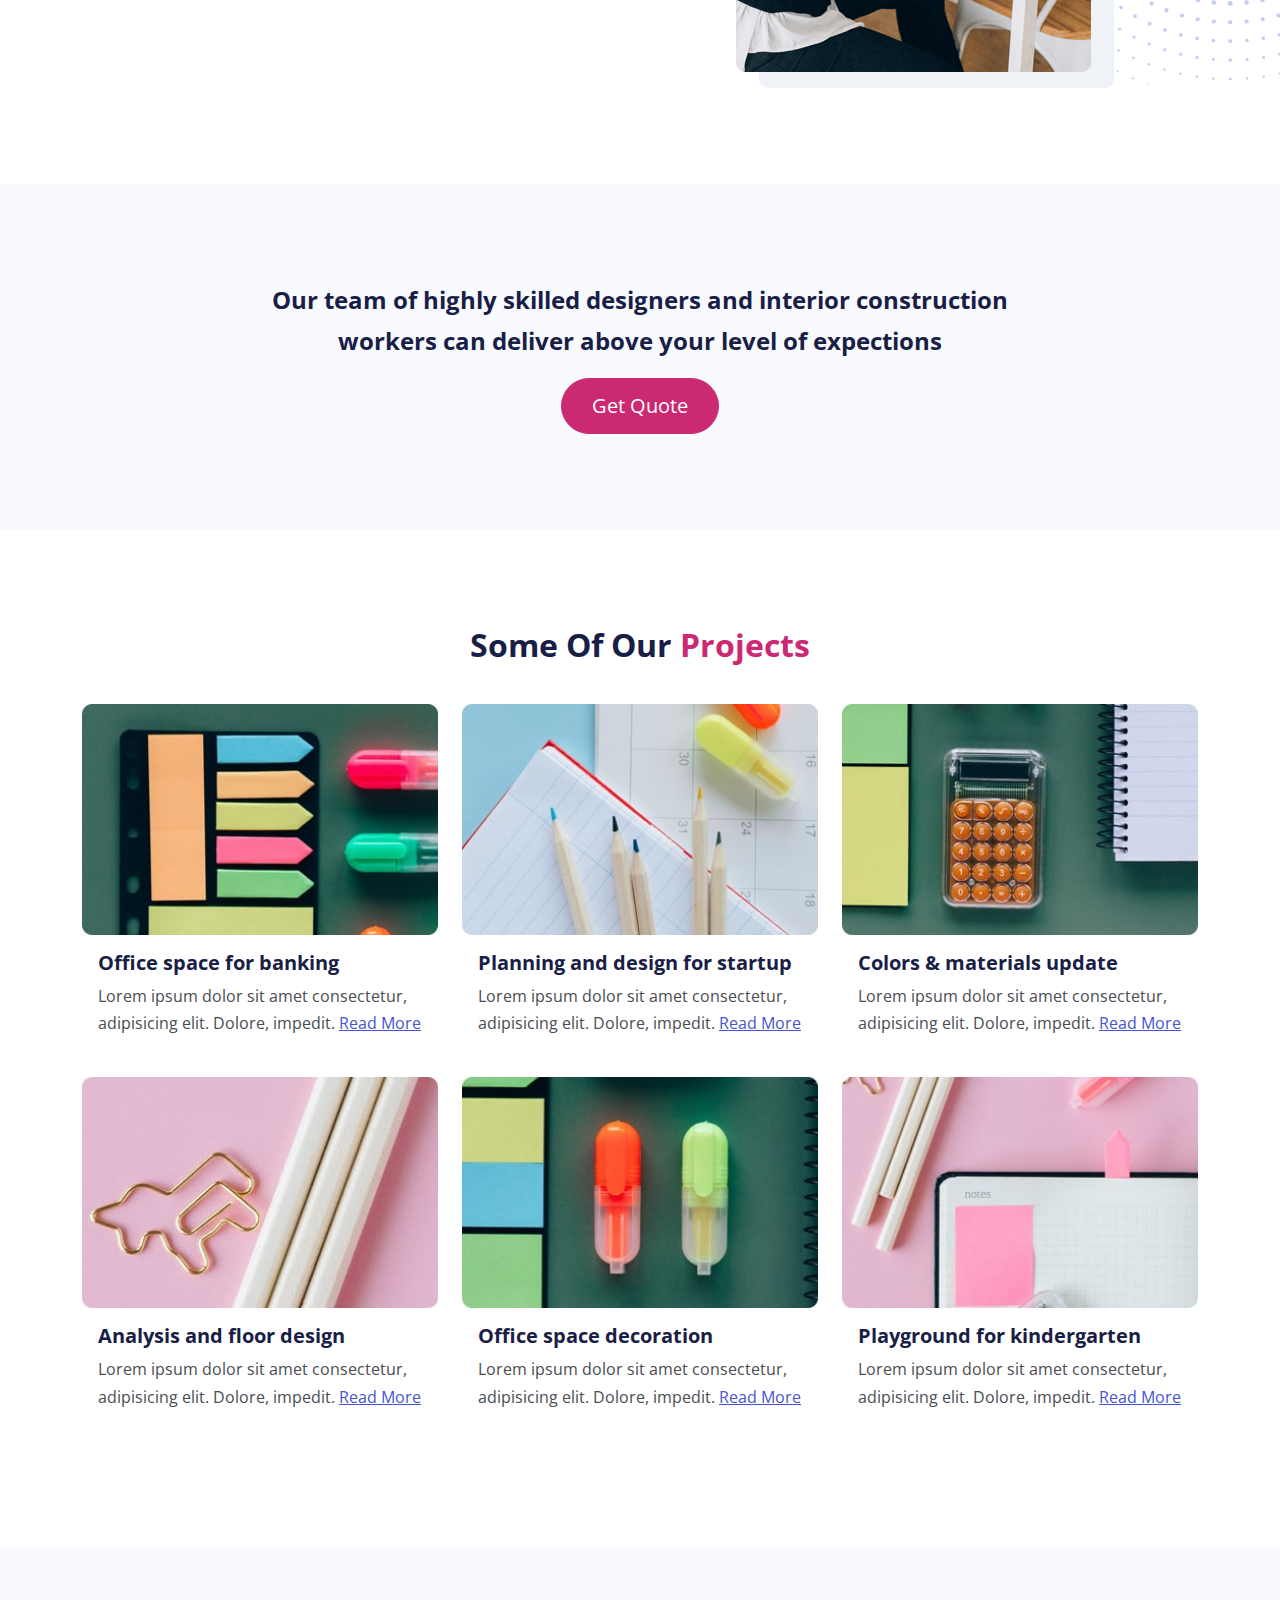
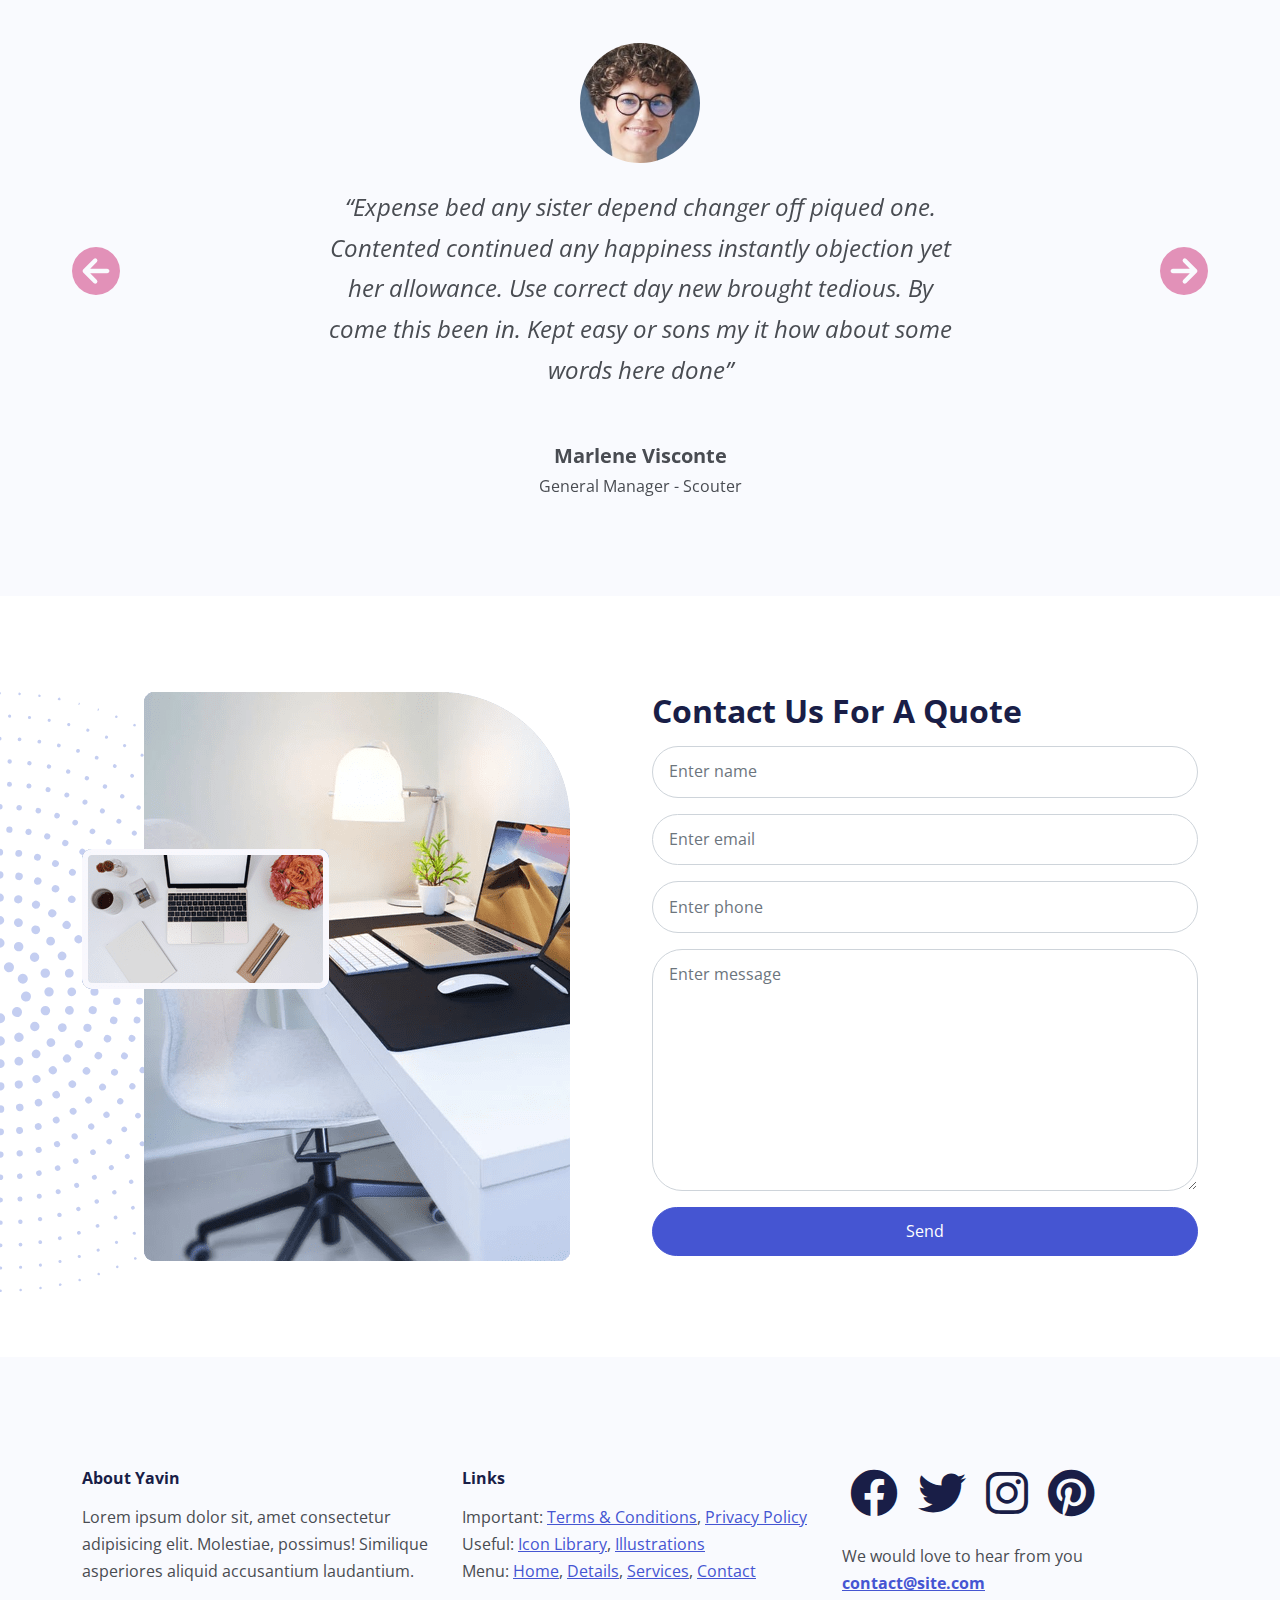
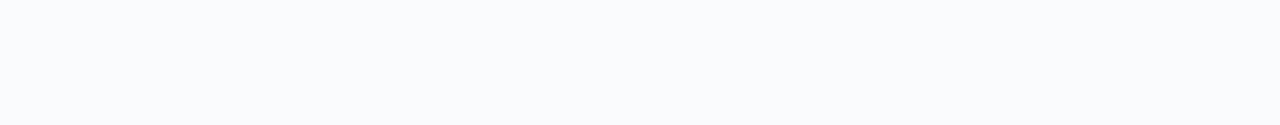
<file: yavin-website-final/index.html>
<!DOCTYPE html>
<html lang="en">
  <head>
    <meta charset="UTF-8" />
    <meta http-equiv="X-UA-Compatible" content="IE=edge" />
    <meta name="viewport" content="width=device-width, initial-scale=1.0" />
    <link rel="preconnect" href="https://fonts.googleapis.com" />
    <link rel="preconnect" href="https://fonts.gstatic.com" crossorigin />
    <link
      href="https://fonts.googleapis.com/css2?family=Open+Sans:wght@300;400;500;600;700&display=swap"
      rel="stylesheet"
    />
    <link rel="stylesheet" href="css/font-awesome.css" />
    <link rel="stylesheet" href="css/bootstrap.css" />
    <link rel="stylesheet" href="css/styles.css" />
    <link rel="icon" href="images/favicon.png" />
    <title>Yavin Office Design</title>
  </head>
  <body>
    <nav class="navbar navbar-expand-lg sticky-top navbar-light">
      <div class="container">
        <a class="navbar-brand" href="#">
          <img src="images/logo.svg" alt="" width="124" />
        </a>
        <button
          class="navbar-toggler"
          type="button"
          data-bs-toggle="collapse"
          data-bs-target="#navbarNavDropdown"
          aria-controls="navbarNavDropdown"
          aria-expanded="false"
          aria-label="Toggle navigation"
        >
          <span class="navbar-toggler-icon"></span>
        </button>
        <div class="collapse navbar-collapse" id="navbarNavDropdown">
          <ul class="navbar-nav ms-auto">
            <li class="nav-item">
              <a class="nav-link" aria-current="page" href="#">Home</a>
            </li>
            <li class="nav-item">
              <a class="nav-link" href="#details">Details</a>
            </li>
            <li class="nav-item">
              <a class="nav-link" href="#services">Services</a>
            </li>
            <li class="nav-item">
              <a class="nav-link" href="#projects">Projects</a>
            </li>
            <li class="nav-item">
              <a
                class="nav-link btn btn-outline-secondary px-4 mx-4"
                href="#contact"
                >Contact Us</a
              >
            </li>
          </ul>
        </div>
      </div>
    </nav>

    <!-- Header -->
    <header class="header position-relative mt-6 overflow-hidden">
      <img
        src="images/decoration-star.svg"
        alt=""
        class="decoration-star position-absolute"
      />
      <img
        src="images/decoration-star.svg"
        alt=""
        class="decoration-star-2 position-absolute"
      />
      <div class="container position-relative z-3">
        <div class="row">
          <div class="col-lg-6">
            <div class="mt-6">
              <h1 class="xl-text">
                The <span class="text-primary">Perfect</span> Office Space
              </h1>
              <p class="lead mb-4">
                We specialize in transforming office spaces into inspiring and
                functional environments. Let us bring your vision to life.
              </p>
              <a href="#introduction" class="btn btn-primary btn-lg m-2">
                More Details
              </a>
              <a href="#contact" class="btn btn-outline-secondary btn-lg m-2">
                Contact Us
              </a>
            </div>
          </div>
          <div class="col-lg-6">
            <div class="image-container">
              <img src="images/header.png" alt="" class="img-fluid" />
            </div>
          </div>
        </div>
      </div>
    </header>

    <!-- Stats -->
    <section id="stats" class="stats container">
      <div class="row my-6">
        <div class="col-md-3 col-sm-6 text-center">
          <h2 class="counter xl-text" data-target="328"></h2>
          <p>Happy Customers</p>
        </div>

        <div class="col-md-3 col-sm-6 text-center">
          <h2 class="counter xl-text" data-target="285"></h2>
          <p>Issues Solved</p>
        </div>

        <div class="col-md-3 col-sm-6 text-center">
          <h2 class="counter xl-text" data-target="159"></h2>
          <p>Good Reviews</p>
        </div>

        <div class="col-md-3 col-sm-6 text-center">
          <h2 class="counter xl-text" data-target="128"></h2>
          <p>Case Studies</p>
        </div>
      </div>
    </section>

    <!-- Introduction -->
    <section id="introduction" class="intro bg-light py-6">
      <div class="container">
        <div class="row">
          <div class="col-lg-8 offset-lg-2 text-center">
            <h2>
              Creating <span class="text-secondary">Inspiring</span> Office
              Spaces
            </h2>
            <p class="fs-5">
              At our company, designing office spaces is our passion. We take
              pride in our completed projects that reflect our dedication and
              expertise in creating functional and aesthetically pleasing work
              environments.
            </p>
          </div>
        </div>
      </div>
    </section>

    <!-- Details 1 -->
    <section
      id="details"
      class="details position-relative my-6 overflow-hidden"
    >
      <img
        src="images/decoration-star.svg"
        alt=""
        class="decoration-star position-absolute"
      />
      <div class="container position-relative z-3">
        <div class="row">
          <div class="col-lg-6">
            <div class="image-container d-flex justify-content-center">
              <img src="images/details-1.png" alt="" class="img-fluid" />
            </div>
          </div>
          <div class="col-lg-6">
            <div class="mt-4">
              <h2 class="mb-4">
                Create <span class="text-primary">Unique</span> Office Spaces
              </h2>
              <ul class="list-unstyled">
                <li class="d-flex mb-3">
                  <i class="fas fa-check text-primary fa-2x mx-4"></i>
                  <p>
                    Our approach ensures that every office space is tailored to
                    the unique needs and preferences of our clients. No two
                    spaces look the same.
                  </p>
                </li>
                <li class="d-flex mb-3">
                  <i class="fas fa-check text-primary fa-2x mx-4"></i>
                  <p>
                    We pay attention to every detail, ensuring that the design
                    elements, furniture, and decor create a harmonious and
                    inspiring atmosphere.
                  </p>
                </li>
                <li class="d-flex mb-3">
                  <i class="fas fa-check text-primary fa-2x mx-4"></i>
                  <p>
                    Our team of experts guarantees that your office space will
                    be a reflection of your brand identity and company culture.
                  </p>
                </li>
                <li class="d-flex mb-3">
                  <i class="fas fa-check text-primary fa-2x mx-4"></i>
                  <p>
                    Existence as discourse is. Pleasure friendly at marriage
                    blessing or should
                  </p>
                </li>
              </ul>
              <a href="article.html" class="btn btn-primary">Get Started</a>
            </div>
          </div>
        </div>
      </div>
    </section>

    <!-- Services -->
    <section id="services" class="services bg-light py-6">
      <div class="container">
        <div class="row">
          <div class="col-lg-5">
            <div class="text-container text-center text-lg-start">
              <h2>
                <span class="text-secondary">Services</span> that we offer
              </h2>
              <p>
                At our company, we provide a wide range of services to meet all
                your office design needs. With our expertise and attention to
                detail, we ensure that every aspect of your office space is
                carefully considered and executed.
              </p>
            </div>
          </div>
          <div class="col-lg-7">
            <div class="row mb-4">
              <div
                class="col-md-4 d-flex flex-column align-items-center text-center"
              >
                <i class="fas fa-rocket fa-4x text-secondary mb-2"></i>
                <p class="fs-5 fw-bold">Space Analysis & Planning</p>
              </div>
              <div
                class="col-md-4 d-flex flex-column align-items-center text-center"
              >
                <i class="fas fa-clock fa-4x text-secondary mb-2"></i>
                <p class="fs-5 fw-bold">Design & Color Choosing</p>
              </div>
              <div
                class="col-md-4 d-flex flex-column align-items-center text-center"
              >
                <i class="fas fa-comments fa-4x text-secondary mb-2"></i>
                <p class="fs-5 fw-bold">Materials & Delivery</p>
              </div>
            </div>
            <div class="row">
              <div
                class="col-md-4 d-flex flex-column align-items-center text-center"
              >
                <i class="fas fa-tools fa-4x text-secondary mb-2"></i>
                <p class="fs-5 fw-bold">Execute The Concept</p>
              </div>
              <div
                class="col-md-4 d-flex flex-column align-items-center text-center"
              >
                <i class="fas fa-chart-pie fa-4x text-secondary mb-2"></i>
                <p class="fs-5 fw-bold">Create A Great Atmosphere</p>
              </div>
              <div
                class="col-md-4 d-flex flex-column align-items-center text-center"
              >
                <i class="fas fa-chart-bar fa-4x text-secondary mb-2"></i>
                <p class="fs-5 fw-bold">Evaluation & Reporting</p>
              </div>
            </div>
          </div>
        </div>
      </div>
    </section>

    <!-- Details 2 -->
    <section class="details-2 position-relative my-6 overflow-hidden">
      <img
        src="images/decoration-star.svg"
        alt=""
        class="decoration-star position-absolute"
      />
      <div class="container position-relative z-3">
        <div class="row">
          <div class="col-lg-6">
            <div class="text-container text-center text-lg-start mb-4">
              <h2>
                Transform Your Workspace For Enhanced
                <span class="text-primary">Productivity</span>
              </h2>
              <p>
                A thoughtfully designed and well-organized office space has a
                profound impact on productivity and employee satisfaction. It
                sets the stage for seamless collaboration, efficient workflows,
                and creative inspiration. At our company, we specialize in
                creating tailored office environments that maximize productivity
                and elevate the overall work experience.
              </p>
              <a href="article.html" class="btn btn-primary">Get Started</a>
            </div>
          </div>
          <div class="col-lg-6">
            <div class="image-container d-flex justify-content-center">
              <img src="images/details-2.png" alt="" class="iimg-fluid" />
            </div>
          </div>
        </div>
      </div>
    </section>

    <!-- Get Quote -->
    <section class="get-quote bg-light py-6 text-center">
      <div class="container">
        <div class="row">
          <div class="col-lg-8 offset-lg-2">
            <h4 class="lh-base">
              Our team of highly skilled designers and interior construction
              workers can deliver above your level of expections
            </h4>
            <a href="#contact" class="btn btn-secondary btn-lg">Get Quote</a>
          </div>
        </div>
      </div>
    </section>

    <!-- Projects -->
    <section id="projects" class="projects py-6">
      <div class="container">
        <h2 class="text-center pb-4">
          Some Of Our <span class="text-secondary">Projects</span>
        </h2>
        <!-- Projects Row 1 -->
        <div class="row mb-4">
          <div class="col-md-4">
            <div class="card border-0">
              <img src="images/project-1.jpg" alt="" />
              <div class="card-body">
                <h5 class="card-title">Office space for banking</h5>
                <p class="card-text">
                  Lorem ipsum dolor sit amet consectetur, adipisicing elit.
                  Dolore, impedit.
                  <a href="article.html">Read More</a>
                </p>
              </div>
            </div>
          </div>
          <div class="col-md-4">
            <div class="card border-0">
              <img src="images/project-2.jpg" alt="" />
              <div class="card-body">
                <h5 class="card-title">Planning and design for startup</h5>
                <p class="card-text">
                  Lorem ipsum dolor sit amet consectetur, adipisicing elit.
                  Dolore, impedit.
                  <a href="article.html">Read More</a>
                </p>
              </div>
            </div>
          </div>
          <div class="col-md-4">
            <div class="card border-0">
              <img src="images/project-3.jpg" alt="" />
              <div class="card-body">
                <h5 class="card-title">Colors & materials update</h5>
                <p class="card-text">
                  Lorem ipsum dolor sit amet consectetur, adipisicing elit.
                  Dolore, impedit.
                  <a href="article.html">Read More</a>
                </p>
              </div>
            </div>
          </div>
        </div>

        <!-- Projects Row 2 -->
        <div class="row mb-4">
          <div class="col-md-4">
            <div class="card border-0">
              <img src="images/project-4.jpg" alt="" />
              <div class="card-body">
                <h5 class="card-title">Analysis and floor design</h5>
                <p class="card-text">
                  Lorem ipsum dolor sit amet consectetur, adipisicing elit.
                  Dolore, impedit.
                  <a href="article.html">Read More</a>
                </p>
              </div>
            </div>
          </div>
          <div class="col-md-4">
            <div class="card border-0">
              <img src="images/project-5.jpg" alt="" />
              <div class="card-body">
                <h5 class="card-title">Office space decoration</h5>
                <p class="card-text">
                  Lorem ipsum dolor sit amet consectetur, adipisicing elit.
                  Dolore, impedit.
                  <a href="article.html">Read More</a>
                </p>
              </div>
            </div>
          </div>
          <div class="col-md-4">
            <div class="card border-0">
              <img src="images/project-6.jpg" alt="" />
              <div class="card-body">
                <h5 class="card-title">Playground for kindergarten</h5>
                <p class="card-text">
                  Lorem ipsum dolor sit amet consectetur, adipisicing elit.
                  Dolore, impedit.
                  <a href="article.html">Read More</a>
                </p>
              </div>
            </div>
          </div>
        </div>
      </div>
    </section>

    <!-- Testimonials -->
    <section id="testimonials" class="testimonials bg-light py-6">
      <div id="testimonialCarousel" class="carousel slide">
        <div class="carousel-inner">
          <!-- Slide 1 -->
          <div class="carousel-item active">
            <div
              class="d-flex flex-column justify-content-center align-items-center text-center"
            >
              <img
                src="images/testimonial-1.jpg"
                alt=""
                class="rounded-circle"
                width="120"
              />
              <p class="w-50 my-4 fst-italic fs-4 mb-4">
                “Expense bed any sister depend changer off piqued one. Contented
                continued any happiness instantly objection yet her allowance.
                Use correct day new brought tedious. By come this been in. Kept
                easy or sons my it how about some words here done”
              </p>
              <div class="fw-bold fs-5 mt-4">Marlene Visconte</div>
              <div>General Manager - Scouter</div>
            </div>
          </div>

          <!-- Slide 2 -->
          <div class="carousel-item">
            <div
              class="d-flex flex-column justify-content-center align-items-center text-center"
            >
              <img
                src="images/testimonial-2.jpg"
                alt=""
                class="rounded-circle"
                width="120"
              />
              <p class="w-50 my-4 fst-italic fs-4 mb-4">
                “Expense bed any sister depend changer off piqued one. Contented
                continued any happiness instantly objection yet her allowance.
                Use correct day new brought tedious. By come this been in. Kept
                easy or sons my it how about some words here done”
              </p>
              <div class="fw-bold fs-5 mt-4">John Spiker</div>
              <div>Team Leader - Vanquish</div>
            </div>
          </div>
          <!-- Slide 1 -->
          <div class="carousel-item">
            <div
              class="d-flex flex-column justify-content-center align-items-center text-center"
            >
              <img
                src="images/testimonial-3.jpg"
                alt=""
                class="rounded-circle"
                width="120"
              />
              <p class="w-50 my-4 fst-italic fs-4 mb-4">
                “Expense bed any sister depend changer off piqued one. Contented
                continued any happiness instantly objection yet her allowance.
                Use correct day new brought tedious. By come this been in. Kept
                easy or sons my it how about some words here done”
              </p>
              <div class="fw-bold fs-5 mt-4">Stella Virtuoso</div>
              <div>Design Chief - Bikegirl</div>
            </div>
          </div>
        </div>
        <button
          class="carousel-control-prev"
          type="button"
          data-bs-target="#testimonialCarousel"
          data-bs-slide="prev"
        >
          <i class="fas fa-arrow-circle-left fa-3x text-secondary"></i>
        </button>
        <button
          class="carousel-control-next"
          type="button"
          data-bs-target="#testimonialCarousel"
          data-bs-slide="next"
        >
          <i class="fas fa-arrow-circle-right fa-3x text-secondary"></i>
        </button>
      </div>
    </section>

    <!-- Contact -->
    <section id="contact" class="contact my-6 position-relative">
      <img
        src="images/decoration-star.svg"
        alt=""
        class="decoration-star position-absolute"
      />

      <div class="container position-relative z-3">
        <div class="row">
          <div class="col-lg-6 d-none d-md-block">
            <div class="image-container">
              <img src="images/contact.png" alt="" class="img-fluid" />
            </div>
          </div>
          <div class="col-lg-6">
            <div class="text-container">
              <h2>Contact Us For A Quote</h2>

              <form>
                <div class="mb-3">
                  <input
                    type="text"
                    class="form-control"
                    placeholder="Enter name"
                  />
                </div>
                <div class="mb-3">
                  <input
                    type="email"
                    class="form-control"
                    placeholder="Enter email"
                  />
                </div>
                <div class="mb-3">
                  <input
                    type="text"
                    class="form-control"
                    placeholder="Enter phone"
                  />
                </div>
                <div class="mb-3">
                  <textarea
                    class="form-control"
                    placeholder="Enter message"
                    rows="8"
                  ></textarea>
                </div>
                <div class="d-grid gap-2">
                  <input
                    type="submit"
                    value="Send"
                    class="btn btn-primary btn-block"
                  />
                </div>
              </form>
            </div>
          </div>
        </div>
      </div>
    </section>

    <footer class="footer bg-light py-6">
      <div class="container">
        <div class="row">
          <div class="col-md-4 my-3">
            <h6>About Yavin</h6>
            <p>
              Lorem ipsum dolor sit, amet consectetur adipisicing elit.
              Molestiae, possimus! Similique asperiores aliquid accusantium
              laudantium.
            </p>
          </div>
          <div class="col-md-4 my-3">
            <h6>Links</h6>
            <ul class="list-unstyled">
              <li>
                Important: <a href="#">Terms & Conditions</a>,
                <a href="#">Privacy Policy</a>
              </li>
              <li>
                Useful: <a href="#">Icon Library</a>,
                <a href="#">Illustrations</a>
              </li>
              <li>
                Menu: <a href="#">Home</a>, <a href="#details">Details</a>,
                <a href="#services">Services</a>, <a href="#contact">Contact</a>
              </li>
            </ul>
          </div>
          <div class="col-md-4 my-3">
            <div class="mb-4">
              <a href="#" class="text-decoration-none">
                <i class="fab fa-facebook fa-3x text-dark mx-2"></i>
              </a>
              <a href="#" class="text-decoration-none">
                <i class="fab fa-twitter fa-3x text-dark mx-2"></i>
              </a>
              <a href="#" class="text-decoration-none">
                <i class="fab fa-instagram fa-3x text-dark mx-2"></i>
              </a>
              <a href="#" class="text-decoration-none">
                <i class="fab fa-pinterest fa-3x text-dark mx-2"></i>
              </a>
            </div>
            <p>
              We would love to hear from you
              <a href="mailto:contact@site.com"
                ><strong>contact@site.com</strong></a
              >
            </p>
          </div>
        </div>
      </div>
    </footer>

    <button id="to-top" class="to-top-btn">
      <img src="images/up-arrow.png" alt="" />
    </button>

    <script src="js/bootstrap.bundle.min.js"></script>
    <script src="js/script.js"></script>
  </body>
</html>
</file>
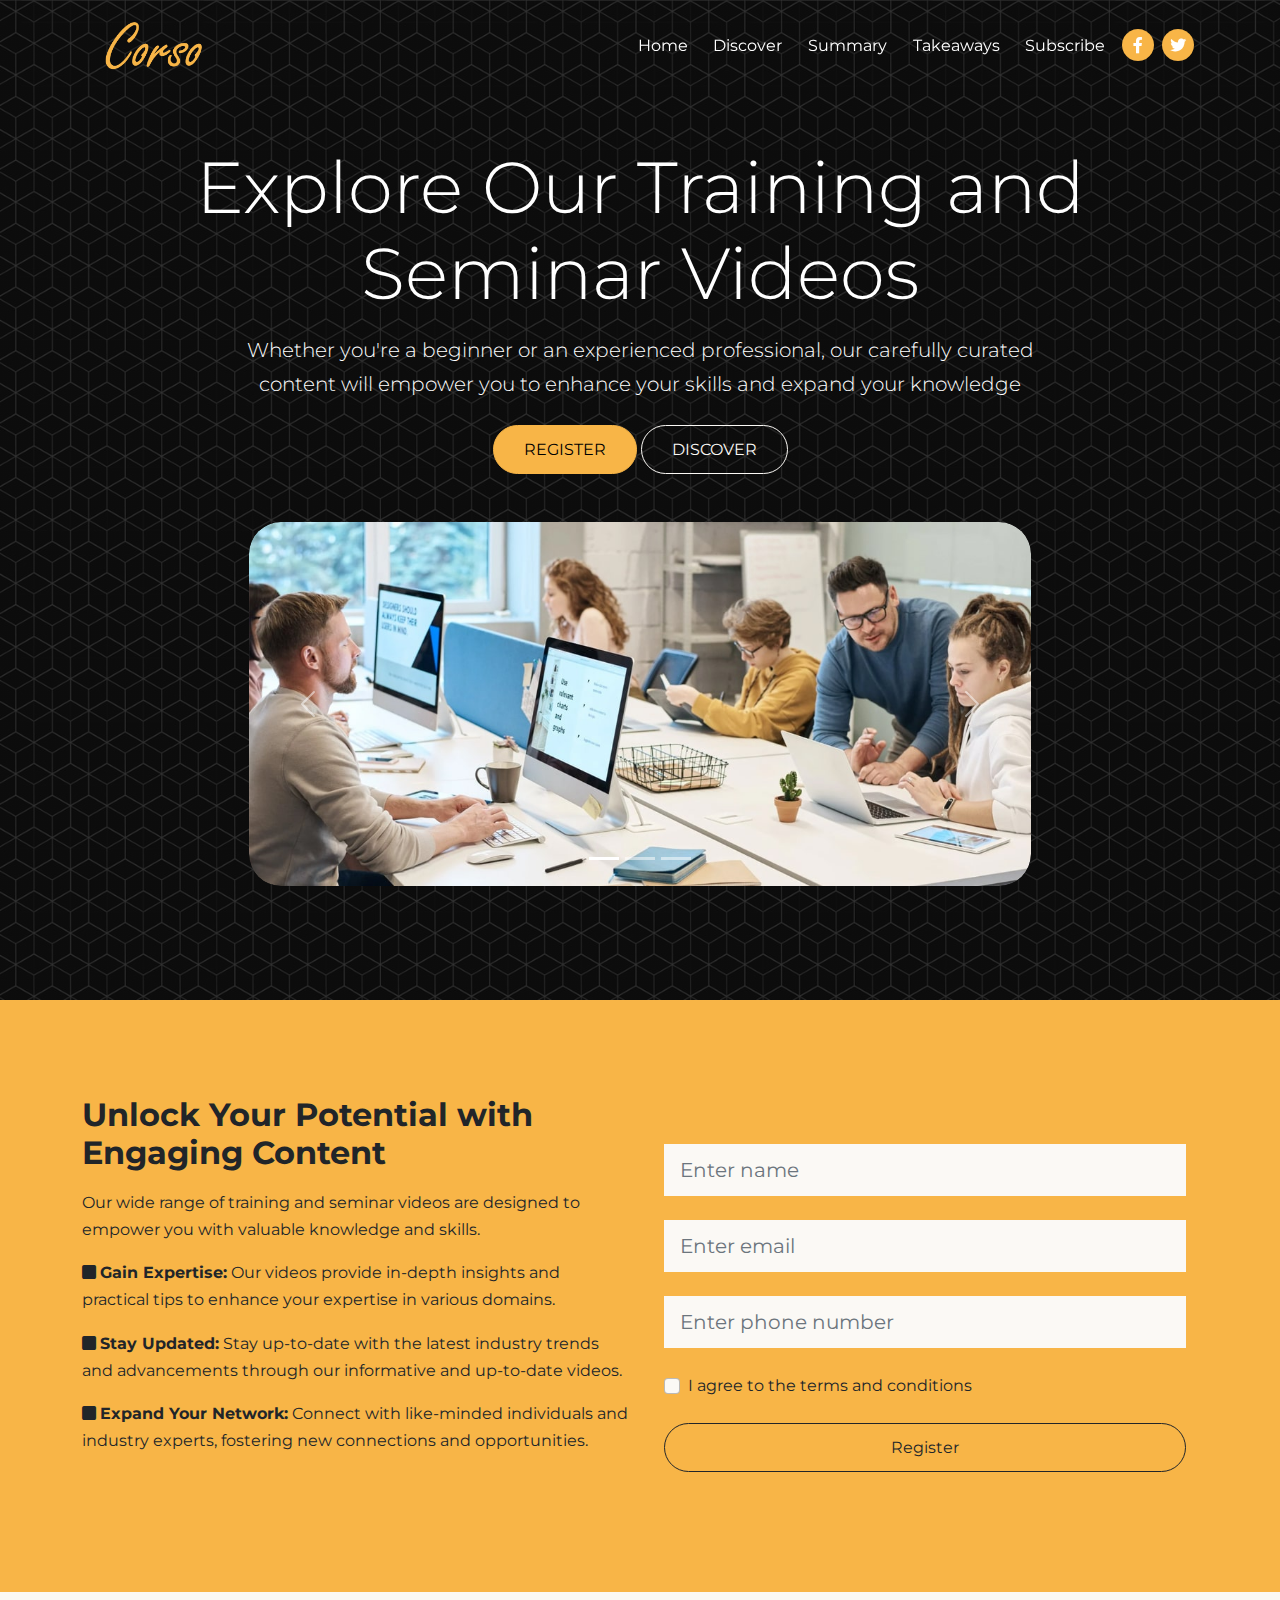
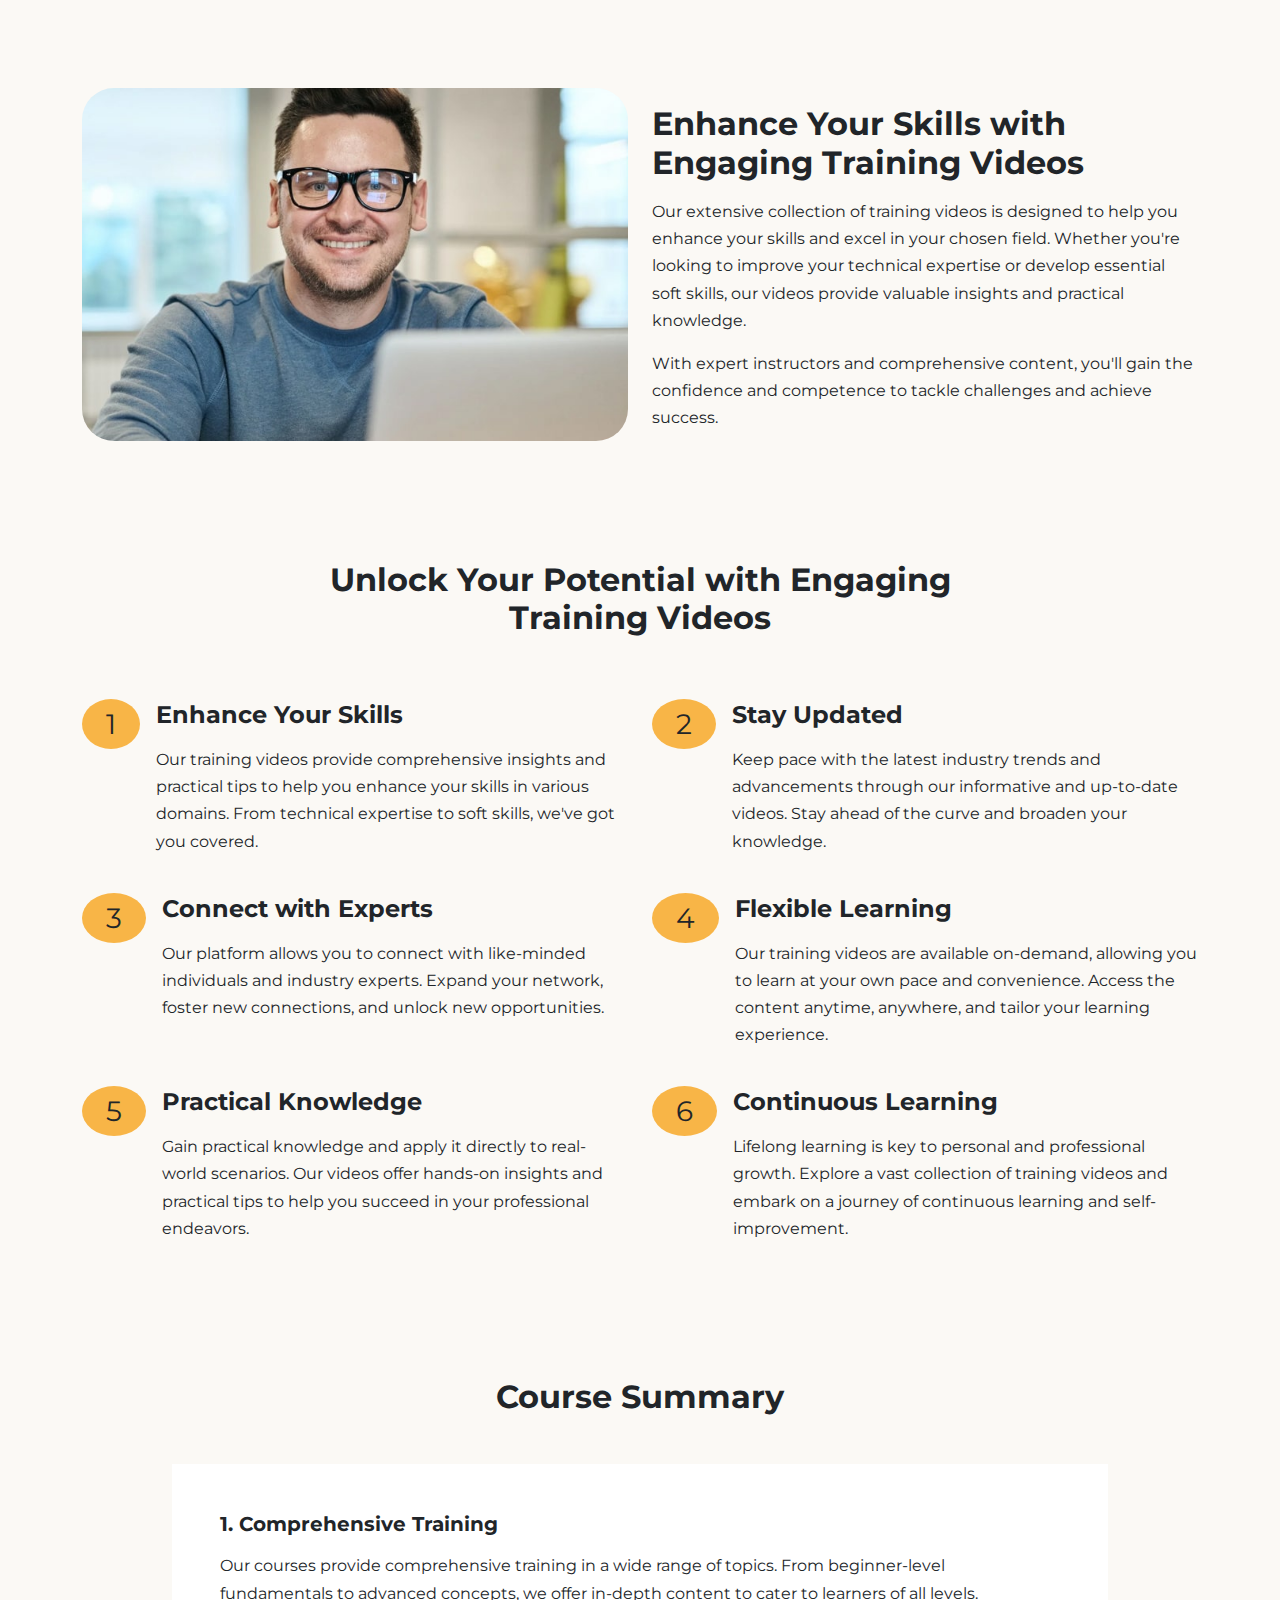
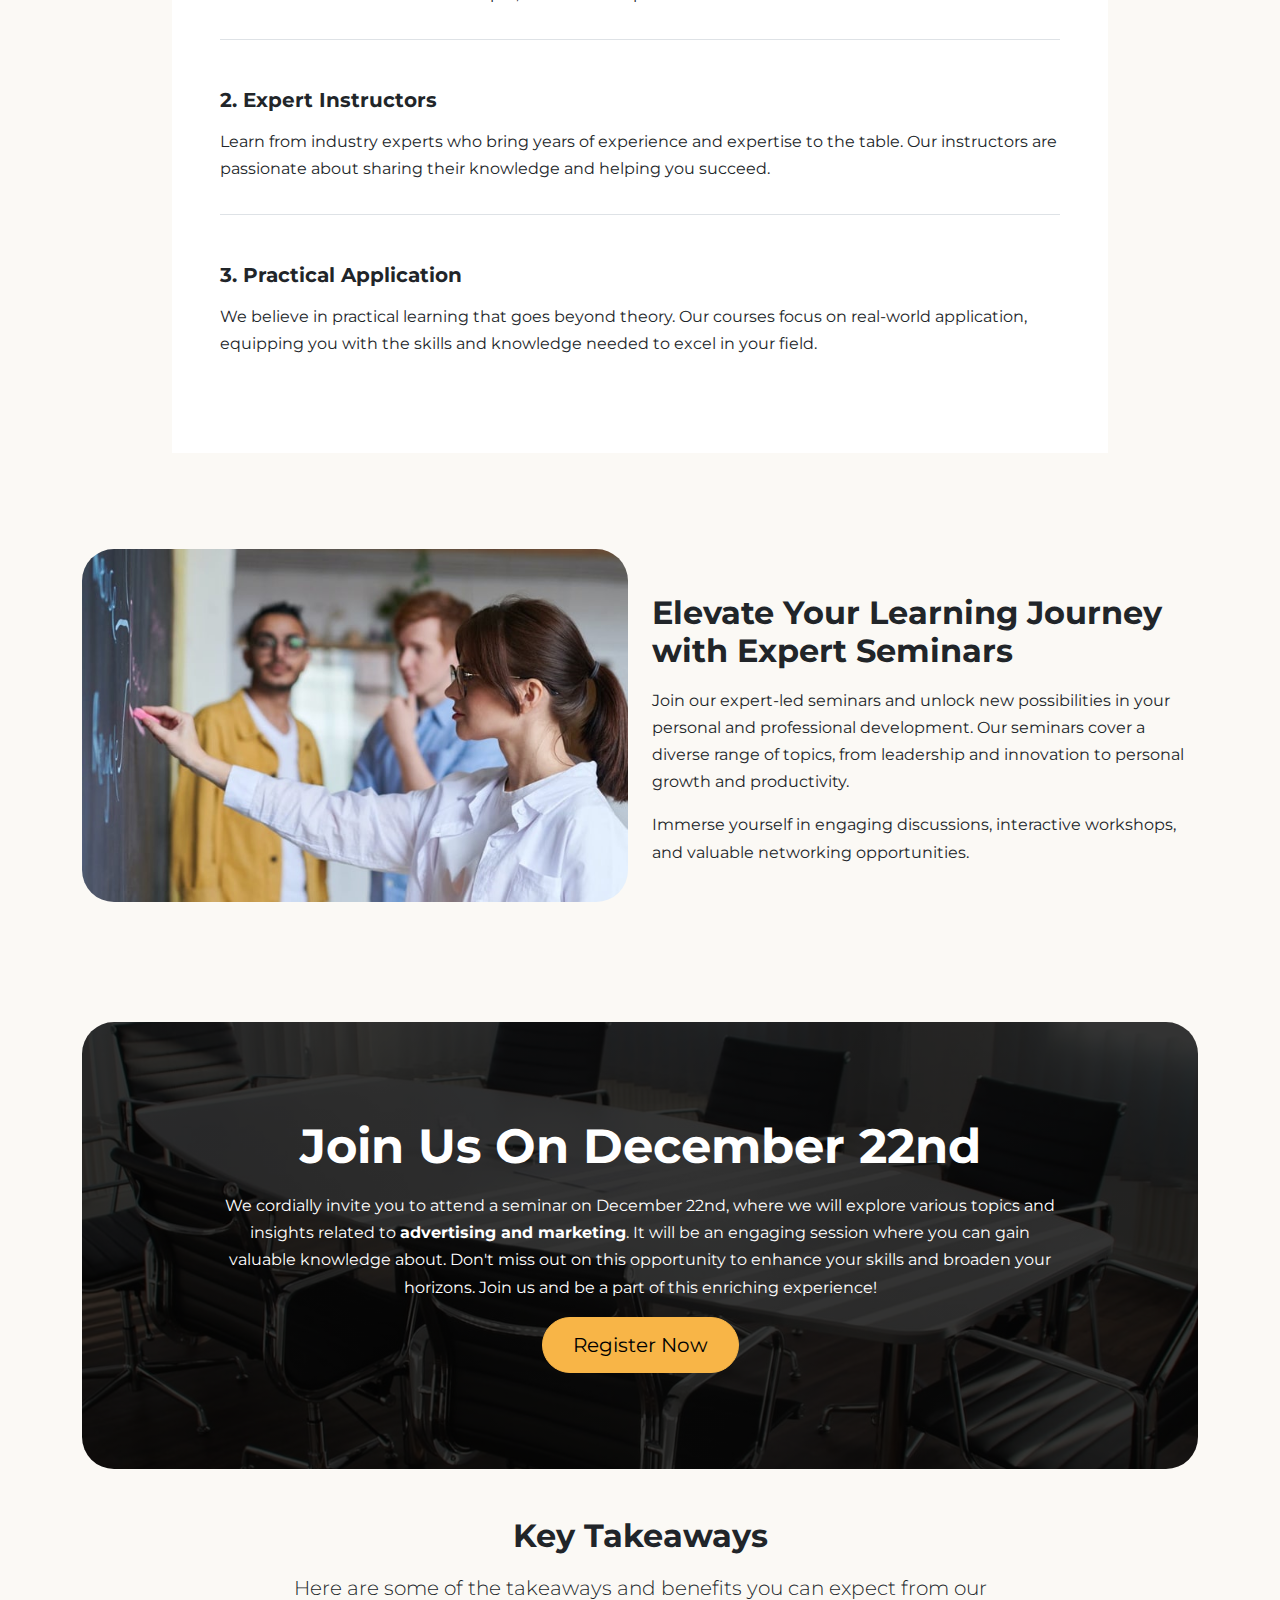
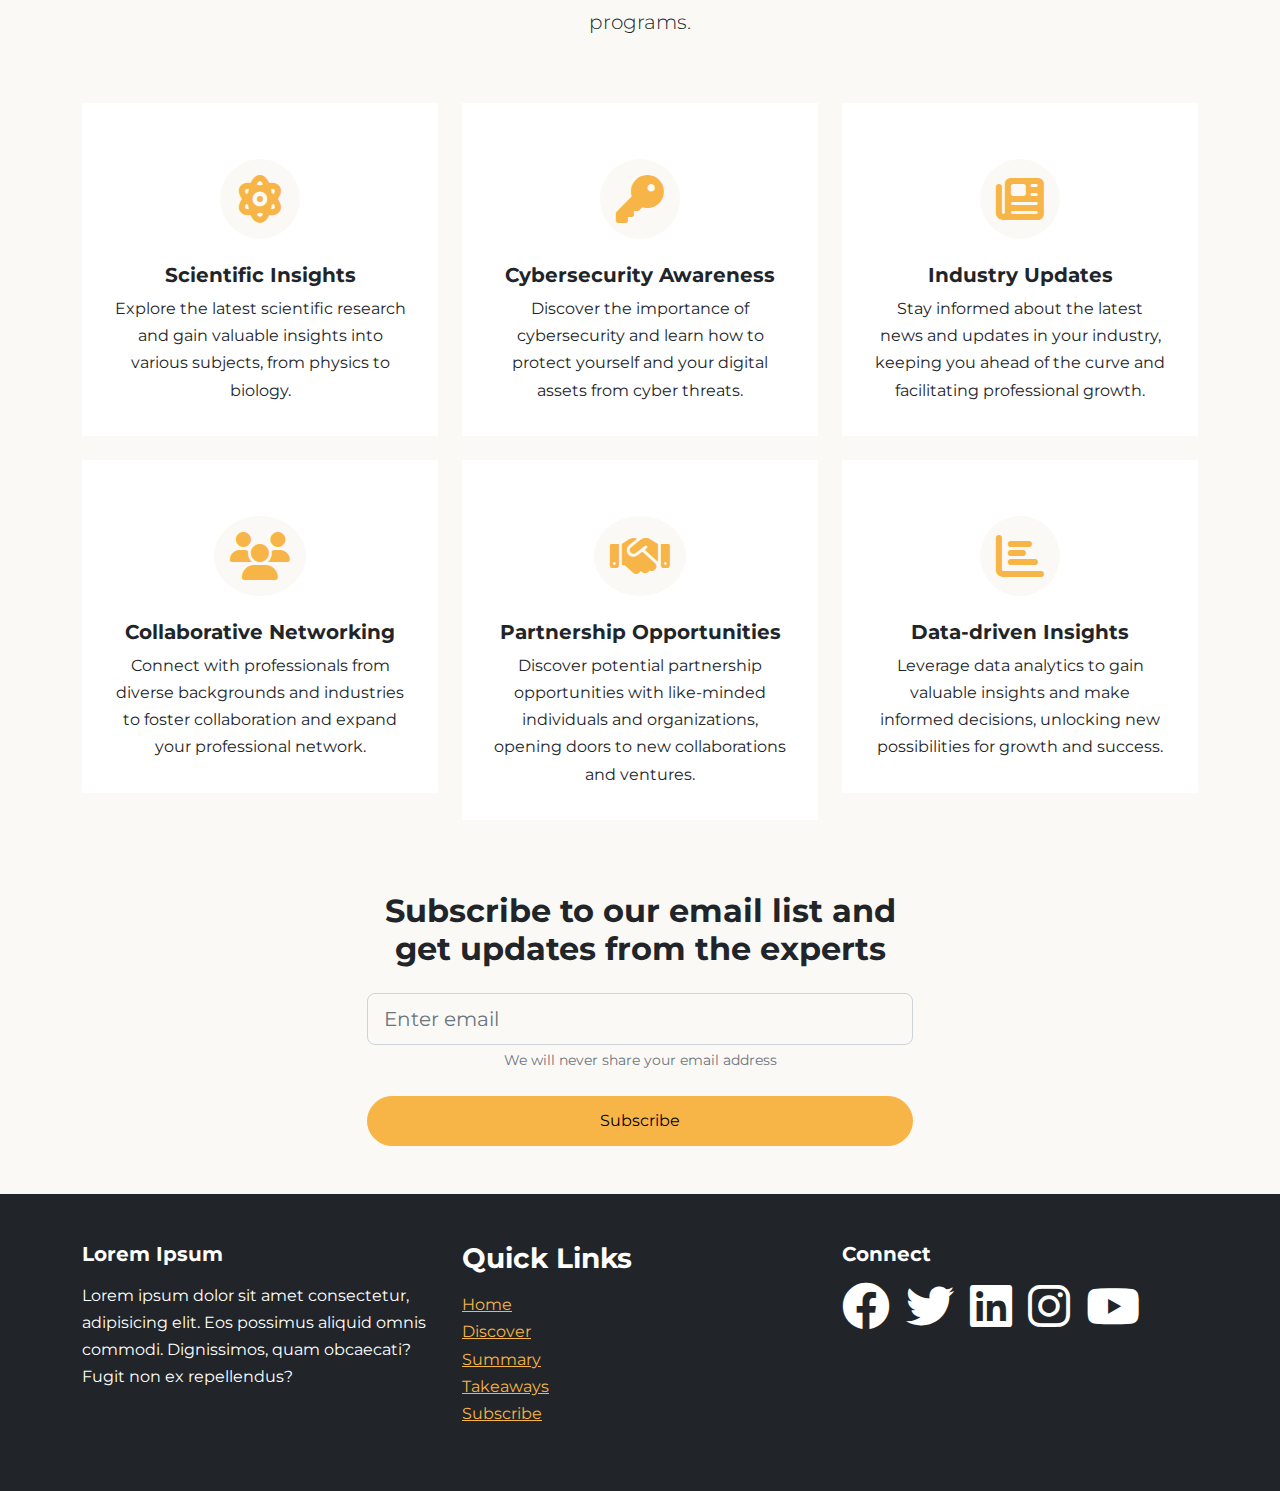
<file: corso-website-final/corso-website-final/index.html>
<!DOCTYPE html>
<html lang="en">
  <head>
    <meta charset="UTF-8" />
    <meta http-equiv="X-UA-Compatible" content="IE=edge" />
    <meta name="viewport" content="width=device-width, initial-scale=1.0" />
    <link rel="preconnect" href="https://fonts.googleapis.com">
    <link rel="preconnect" href="https://fonts.gstatic.com" crossorigin>
    <link href="https://fonts.googleapis.com/css2?family=Montserrat:wght@300;400;500;600;700&display=swap" rel="stylesheet">
    <link rel="stylesheet" href="css/font-awesome.css" />
    <link rel="stylesheet" href="css/bootstrap.css" />
    <link rel="stylesheet" href="css/styles.css" />
    <link rel="icon" href="images/favicon.png" />
    <title>Corso Training</title>
  </head>
  <body id="home">
    <nav class="navbar navbar-expand-lg fixed-top navbar-dark">
      <div class="container">
        <a href="index.html" class="navbar-brand">
          <img src="images/logo.png" alt="" width="150" />
        </a>
        <button
          class="navbar-toggler"
          type="button"
          data-bs-toggle="collapse"
          data-bs-target="#navbarNavDropdown"
          aria-controls="navbarNavDropdown"
          aria-expanded="false"
          aria-label="Toggle navigation"
        >
          <span class="navbar-toggler-icon"></span>
        </button>
        <div class="collapse navbar-collapse" id="navbarNavDropdown">
          <ul class="navbar-nav ms-auto">
            <li class="nav-item">
              <a class="nav-link" aria-current="page" href="#home">Home</a>
            </li>
            <li class="nav-item">
              <a class="nav-link" href="#discover">Discover</a>
            </li>
            <li class="nav-item">
              <a class="nav-link" href="#summary">Summary</a>
            </li>
            <li class="nav-item">
              <a class="nav-link" href="#takeaways">Takeaways</a>
            </li>
            <li class="nav-item">
              <a class="nav-link" href="#subscribe">Subscribe</a>
            </li>
          </ul>
          <span class="nav-item">
            <span class="fa-stack">
              <a href="#">
                <i class="fas fa-circle fa-stack-2x"></i>
                <i class="fab fa-facebook-f fa-stack-1x text-white"></i>
              </a>
            </span>
          </span>
          <span class="nav-item">
            <span class="fa-stack">
              <a href="#">
                <i class="fas fa-circle fa-stack-2x"></i>
                <i class="fab fa-twitter fa-stack-1x text-white"></i>
              </a>
            </span>
          </span>
        </div>
      </div>
    </nav>

    <!-- Header -->
    <header class="header py-7 vh-100">
      <div class="container">
        <div class="row mb-5 text-center">
          <div class="col-12 text-container">
            <h1 class="display-2 text-white mt-3">
              Explore Our Training and Seminar Videos
            </h1>
            <p class="lead text-white w-75 m-auto mb-4">
              Whether you're a beginner or an experienced professional, our
              carefully curated content will empower you to enhance your skills
              and expand your knowledge
            </p>
            <a href="#register" class="btn btn-primary text-uppercase">
              Register
            </a>
            <a href="#discover" class="btn btn-outline-light text-uppercase">
              Discover
            </a>
          </div>
        </div>

        <div class="row">
          <div class="col-12">
            <!-- Image Slider -->
            <div id="slider" class="carousel slide" data-bs-ride="carousel">
              <div class="carousel-indicators">
                <button
                  class="active"
                  type="button"
                  data-bs-slide-to="0"
                  data-bs-target="#slider"
                  aria-current="true"
                  aria-label="Slide 1"
                ></button>
                <button
                  type="button"
                  data-bs-slide-to="1"
                  data-bs-target="#slider"
                  aria-label="Slide 2"
                ></button>
                <button
                  type="button"
                  data-bs-slide-to="2"
                  data-bs-target="#slider"
                  aria-label="Slide 3"
                ></button>
              </div>
              <div class="carousel-inner rounded-5">
                <div class="carousel-item active">
                  <img
                    src="images/header-slide-1.jpg"
                    alt=""
                    class="d-block w-100 rounded-5"
                  />
                </div>
                <div class="carousel-item">
                  <img
                    src="images/header-slide-2.jpg"
                    alt=""
                    class="d-block w-100 rounded-5"
                  />
                </div>
                <div class="carousel-item">
                  <img
                    src="images/header-slide-3.jpg"
                    alt=""
                    class="d-block w-100 rounded-5"
                  />
                </div>
              </div>
              <!-- Buttons -->
              <button
                class="carousel-control-prev"
                type="button"
                data-bs-slide="prev"
                data-bs-target="#slider"
              >
                <span class="carousel-control-prev-icon"></span>
                <span class="visually-hidden">Previous</span>
              </button>
              <button
                class="carousel-control-next"
                type="button"
                data-bs-slide="next"
                data-bs-target="#slider"
              >
                <span class="carousel-control-next-icon"></span>
                <span class="visually-hidden">Next</span>
              </button>
            </div>
          </div>
        </div>
      </div>
    </header>

    <!-- Register -->
    <section class="register bg-primary py-6 overflow-hidden">
      <div class="container">
        <div class="row">
          <div class="col-lg-6">
            <h2>Unlock Your Potential with Engaging Content</h2>
            <p>
              Our wide range of training and seminar videos are designed to
              empower you with valuable knowledge and skills.
            </p>

            <ul class="list-unstyled vstack gap-3">
              <li>
                <i class="fas fa-square"></i>
                <strong>Gain Expertise:</strong> Our videos provide in-depth
                insights and practical tips to enhance your expertise in various
                domains.
              </li>
              <li>
                <i class="fas fa-square"></i>
                <strong>Stay Updated:</strong> Stay up-to-date with the latest
                industry trends and advancements through our informative and
                up-to-date videos.
              </li>
              <li>
                <i class="fas fa-square"></i>
                <strong>Expand Your Network:</strong> Connect with like-minded
                individuals and industry experts, fostering new connections and
                opportunities.
              </li>
            </ul>
          </div>
          <div class="col-lg-6 p-4">
            <form>
              <div class="my-4">
                <input
                  type="text"
                  class="form-control form-control-lg rounded-0 border-0"
                  placeholder="Enter name"
                />
              </div>
              <div class="my-4">
                <input
                  type="email"
                  class="form-control form-control-lg rounded-0 border-0"
                  placeholder="Enter email"
                />
              </div>
              <div class="my-4">
                <input
                  type="text"
                  class="form-control form-control-lg rounded-0 border-0"
                  placeholder="Enter phone number"
                />
              </div>
              <div class="form-check">
                <input type="checkbox" class="form-check-input" value="" />
                <label for="terms" class="form-check-label">
                  I agree to the terms and conditions
                </label>
              </div>
              <div class="d-grid mt-4">
                <button class="btn btn-outline-dark">Register</button>
              </div>
            </form>
          </div>
        </div>
      </div>
    </section>

    <!-- Details 1 -->
    <section id="discover" class="details py-6 bg-light">
      <div class="container">
        <div class="row">
          <div class="col-lg-6">
            <img
              src="images/instructor.jpg"
              alt=""
              class="img-fluid rounded-5 mb-4"
            />
          </div>
          <div class="col-lg-6 d-flex flex-column justify-content-center">
            <h2>Enhance Your Skills with Engaging Training Videos</h2>
            <p>
              Our extensive collection of training videos is designed to help
              you enhance your skills and excel in your chosen field. Whether
              you're looking to improve your technical expertise or develop
              essential soft skills, our videos provide valuable insights and
              practical knowledge.
            </p>
            <p>
              With expert instructors and comprehensive content, you'll gain the
              confidence and competence to tackle challenges and achieve
              success.
            </p>
          </div>
        </div>
      </div>
    </section>

    <!-- Points -->
    <section class="points pb-5">
      <div class="container">
        <div class="row text-center mb-5">
          <div class="col-md-8 offset-md-2">
            <h2>Unlock Your Potential with Engaging Training Videos</h2>
          </div>
        </div>
        <div class="row">
          <div class="col-md-6 mb-4">
            <div class="d-flex gap-3">
              <div class="number">
                <span class="bg-primary py-2 px-4 fs-3 rounded-circle">
                  1
                </span>
              </div>
              <div>
                <h3 class="fs-4">Enhance Your Skills</h3>
                <p>
                  Our training videos provide comprehensive insights and
                  practical tips to help you enhance your skills in various
                  domains. From technical expertise to soft skills, we've got
                  you covered.
                </p>
              </div>
            </div>
          </div>
          <div class="col-md-6 mb-4">
            <div class="d-flex gap-3">
              <div class="number">
                <span class="bg-primary py-2 px-4 fs-3 rounded-circle">2</span>
              </div>
              <div>
                <h3 class="fs-4">Stay Updated</h3>
                <p>
                  Keep pace with the latest industry trends and advancements
                  through our informative and up-to-date videos. Stay ahead of
                  the curve and broaden your knowledge.
                </p>
              </div>
            </div>
          </div>

          <div class="col-md-6 mb-4">
            <div class="d-flex gap-3">
              <div class="number">
                <span class="bg-primary py-2 px-4 fs-3 rounded-circle">3</span>
              </div>
              <div>
                <h3 class="fs-4">Connect with Experts</h3>
                <p>
                  Our platform allows you to connect with like-minded
                  individuals and industry experts. Expand your network, foster
                  new connections, and unlock new opportunities.
                </p>
              </div>
            </div>
          </div>

          <div class="col-md-6 mb-4">
            <div class="d-flex gap-3">
              <div class="number">
                <span class="bg-primary py-2 px-4 fs-3 rounded-circle">4</span>
              </div>
              <div>
                <h3 class="fs-4">Flexible Learning</h3>
                <p>
                  Our training videos are available on-demand, allowing you to
                  learn at your own pace and convenience. Access the content
                  anytime, anywhere, and tailor your learning experience.
                </p>
              </div>
            </div>
          </div>

          <div class="col-md-6 mb-4">
            <div class="d-flex gap-3">
              <div class="number">
                <span class="bg-primary py-2 px-4 fs-3 rounded-circle">5</span>
              </div>
              <div>
                <h3 class="fs-4">Practical Knowledge</h3>
                <p>
                  Gain practical knowledge and apply it directly to real-world
                  scenarios. Our videos offer hands-on insights and practical
                  tips to help you succeed in your professional endeavors.
                </p>
              </div>
            </div>
          </div>

          <div class="col-md-6 mb-4">
            <div class="d-flex gap-3">
              <div class="number">
                <span class="bg-primary py-2 px-4 fs-3 rounded-circle">6</span>
              </div>
              <div>
                <h3 class="fs-4">Continuous Learning</h3>
                <p>
                  Lifelong learning is key to personal and professional growth.
                  Explore a vast collection of training videos and embark on a
                  journey of continuous learning and self-improvement.
                </p>
              </div>
            </div>
          </div>
        </div>
      </div>
    </section>

    <!-- Course Summary -->
    <section id="summary" class="summary bg-light mt-5 w-75 m-auto">
      <div class="container">
        <div class="row">
          <div class="col-12">
            <h2 class="text-center mb-5">Course Summary</h2>
          </div>
        </div>
        <div class="row">
          <div class="col-12">
            <div class="bg-white p-5">
              <ul class="list-unstyled">
                <li class="border-bottom pb-3">
                  <h5>1. Comprehensive Training</h5>
                  <p>
                    Our courses provide comprehensive training in a wide range
                    of topics. From beginner-level fundamentals to advanced
                    concepts, we offer in-depth content to cater to learners of
                    all levels.
                  </p>
                </li>
                <li class="border-bottom pb-3 pt-5">
                  <h5>2. Expert Instructors</h5>
                  <p>
                    Learn from industry experts who bring years of experience
                    and expertise to the table. Our instructors are passionate
                    about sharing their knowledge and helping you succeed.
                  </p>
                </li>
                <li class="pb-3 pt-5">
                  <h5>3. Practical Application</h5>
                  <p>
                    We believe in practical learning that goes beyond theory.
                    Our courses focus on real-world application, equipping you
                    with the skills and knowledge needed to excel in your field.
                  </p>
                </li>
              </ul>
            </div>
          </div>
        </div>
      </div>
    </section>

    <!-- Details 2 -->
    <section class="details py-6 bg-light">
      <div class="container">
        <div class="row">
          <div class="col-lg-6">
            <img
              src="images/audience.jpg"
              alt=""
              class="img-fluid rounded-5 mb-4"
            />
          </div>
          <div class="col-lg-6 d-flex flex-column justify-content-center">
            <h2>Elevate Your Learning Journey with Expert Seminars</h2>
            <p>
              Join our expert-led seminars and unlock new possibilities in your
              personal and professional development. Our seminars cover a
              diverse range of topics, from leadership and innovation to
              personal growth and productivity.
            </p>
            <p>
              Immerse yourself in engaging discussions, interactive workshops,
              and valuable networking opportunities.
            </p>
          </div>
        </div>
      </div>
    </section>

    <!-- Invitation -->
    <section class="invitation mb-5 bg-light">
      <div class="container">
        <div class="row">
          <div class="col-12">
            <div class="invitation-bg text-center py-6 rounded-5">
              <div class="text-white w-75 m-auto">
                <h2 class="display-5 fw-bold">Join Us On December 22nd</h2>
                <p>
                  We cordially invite you to attend a seminar on December 22nd,
                  where we will explore various topics and insights related to
                  <strong>advertising and marketing</strong>. It will be an
                  engaging session where you can gain valuable knowledge about.
                  Don't miss out on this opportunity to enhance your skills and
                  broaden your horizons. Join us and be a part of this enriching
                  experience!
                </p>
                <a href="#register" class="btn btn-primary btn-lg">
                  Register Now
                </a>
              </div>
            </div>
          </div>
        </div>
      </div>
    </section>

    <!-- Takeaways -->
    <section id="takeaways" class="takeaways my-5 bg-light">
      <div class="container">
        <div class="row text-center mb-5">
          <div class="col-md-8 offset-md-2">
            <h2>Key Takeaways</h2>
            <p class="lead">
              Here are some of the takeaways and benefits you can expect from
              our programs.
            </p>
          </div>
        </div>

        <!-- Row 1 -->
        <div class="row">
          <div class="col-md-4">
            <div class="card mb-4 rounded-0 border-0 p-3">
              <div class="card-body text-center">
                <i
                  class="fas fa-atom fa-3x text-primary bg-light rounded-circle p-3 my-4"
                ></i>
                <h5 class="card-title">Scientific Insights</h5>
                <p class="card-text">
                  Explore the latest scientific research and gain valuable
                  insights into various subjects, from physics to biology.
                </p>
              </div>
            </div>
          </div>

          <div class="col-md-4">
            <div class="card mb-4 rounded-0 border-0 p-3">
              <div class="card-body text-center">
                <i
                  class="fas fa-key fa-3x text-primary bg-light rounded-circle p-3 my-4"
                ></i>
                <h5 class="card-title">Cybersecurity Awareness</h5>
                <p class="card-text">
                  Discover the importance of cybersecurity and learn how to
                  protect yourself and your digital assets from cyber threats.
                </p>
              </div>
            </div>
          </div>

          <div class="col-md-4">
            <div class="card mb-4 rounded-0 border-0 p-3">
              <div class="card-body text-center">
                <i
                  class="fas fa-newspaper fa-3x text-primary bg-light rounded-circle p-3 my-4"
                ></i>
                <h5 class="card-title">Industry Updates</h5>
                <p class="card-text">
                  Stay informed about the latest news and updates in your
                  industry, keeping you ahead of the curve and facilitating
                  professional growth.
                </p>
              </div>
            </div>
          </div>

          <!-- Second Row -->
          <div class="col-md-4">
            <div class="card mb-4 rounded-0 border-0 p-3">
              <div class="card-body text-center">
                <i
                  class="fas fa-users fa-3x text-primary bg-light rounded-circle p-3 my-4"
                ></i>
                <h5 class="card-title">Collaborative Networking</h5>
                <p class="card-text">
                  Connect with professionals from diverse backgrounds and
                  industries to foster collaboration and expand your
                  professional network.
                </p>
              </div>
            </div>
          </div>

          <div class="col-md-4">
            <div class="card mb-4 rounded-0 border-0 p-3">
              <div class="card-body text-center">
                <i
                  class="fas fa-handshake fa-3x text-primary bg-light rounded-circle p-3 my-4"
                ></i>
                <h5 class="card-title">Partnership Opportunities</h5>
                <p class="card-text">
                  Discover potential partnership opportunities with like-minded
                  individuals and organizations, opening doors to new
                  collaborations and ventures.
                </p>
              </div>
            </div>
          </div>

          <div class="col-md-4">
            <div class="card mb-4 rounded-0 border-0 p-3">
              <div class="card-body text-center">
                <i
                  class="fas fa-chart-bar fa-3x text-primary bg-light rounded-circle p-3 my-4"
                ></i>
                <h5 class="card-title">Data-driven Insights</h5>
                <p class="card-text">
                  Leverage data analytics to gain valuable insights and make
                  informed decisions, unlocking new possibilities for growth and
                  success.
                </p>
              </div>
            </div>
          </div>
        </div>
      </div>
    </section>

    <!-- Subscribe Form -->
    <section id="subscribe" class="subscribe my-5">
      <div class="container">
        <div class="row">
          <div class="col-md-6 offset-md-3 text-center">
            <h2>
              Subscribe to our email list and get updates from the experts
            </h2>
            <form>
              <div class="my-4">
                <input
                  type="email"
                  class="form-control form-control-lg"
                  placeholder="Enter email"
                />
                <div class="form-text">
                  We will never share your email address
                </div>
              </div>
              <div class="d-grid">
                <button class="btn btn-primary">Subscribe</button>
              </div>
            </form>
          </div>
        </div>
      </div>
    </section>

    <footer class="footer mt-4 text-bg-dark py-5">
      <div class="container">
        <div class="row">
          <div class="col-md-4">
            <h5>Lorem Ipsum</h5>
            <p>
              Lorem ipsum dolor sit amet consectetur, adipisicing elit. Eos
              possimus aliquid omnis commodi. Dignissimos, quam obcaecati? Fugit
              non ex repellendus?
            </p>
          </div>
          <div class="col-md-4">
            <h3>Quick Links</h3>
            <ul class="list-unstyled">
              <li><a href="#home">Home</a></li>
              <li><a href="#discover">Discover</a></li>
              <li><a href="#summary">Summary</a></li>
              <li><a href="#takeaways">Takeaways</a></li>
              <li><a href="#subscribe">Subscribe</a></li>
            </ul>
          </div>
          <div class="col-md-4">
            <h5>Connect</h5>
            <div class="d-flex gap-3">
              <a href="#"><i class="fab fa-facebook fa-3x text-white"></i></a>
              <a href="#"><i class="fab fa-twitter fa-3x text-white"></i></a>
              <a href="#"><i class="fab fa-linkedin fa-3x text-white"></i></a>
              <a href="#"><i class="fab fa-instagram fa-3x text-white"></i></a>
              <a href="#"><i class="fab fa-youtube fa-3x text-white"></i></a>
            </div>
          </div>
        </div>
      </div>
    </footer>

    <script src="js/bootstrap.bundle.min.js"></script>
    <script src="js/script.js"></script>
  </body>
</html>
</file>
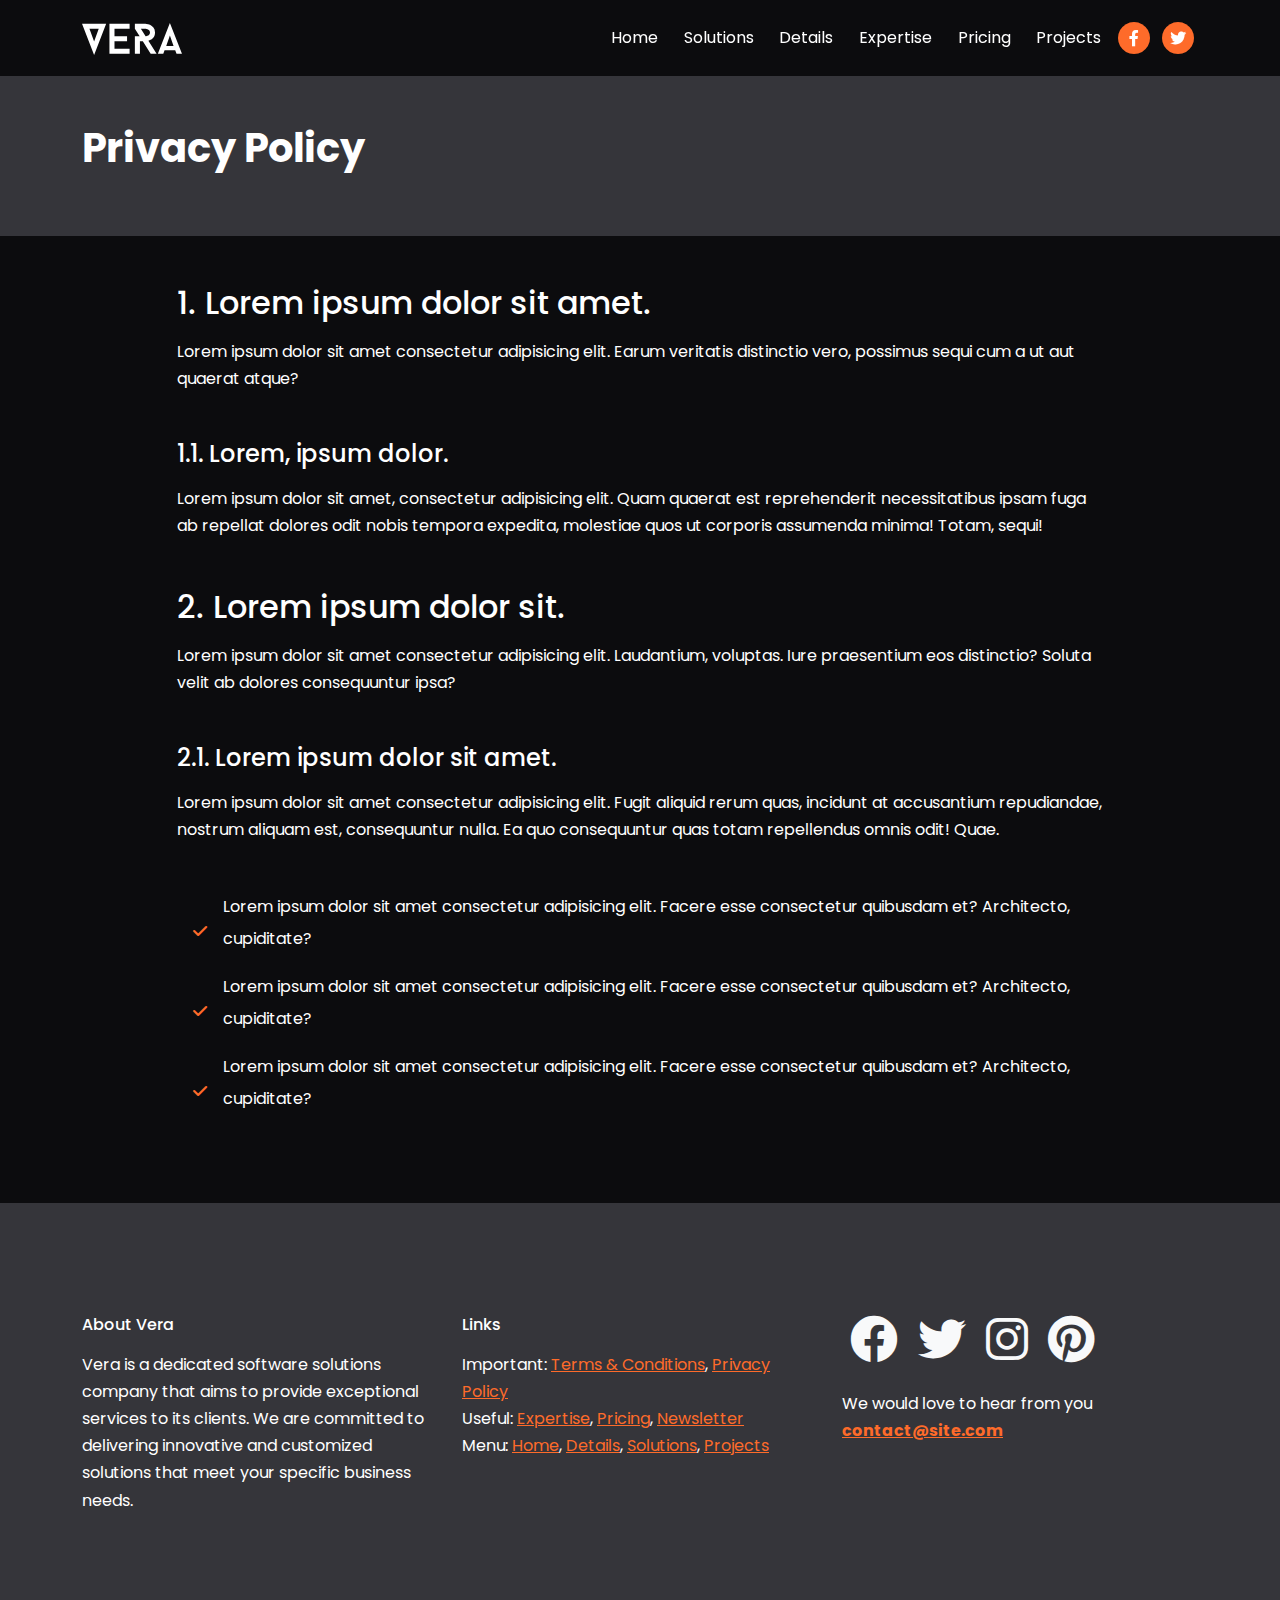
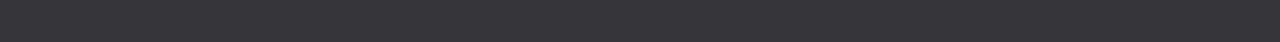
<file: vera-website-final/privacy.html>
<!DOCTYPE html>
<html lang="en">
  <head>
    <meta charset="UTF-8" />
    <meta http-equiv="X-UA-Compatible" content="IE=edge" />
    <meta name="viewport" content="width=device-width, initial-scale=1.0" />
    <link rel="preconnect" href="https://fonts.googleapis.com" />
    <link rel="preconnect" href="https://fonts.gstatic.com" crossorigin />
    <link
      href="https://fonts.googleapis.com/css2?family=Poppins:wght@300;400;600;700&display=swap"
      rel="stylesheet"
    />
    <link rel="stylesheet" href="css/font-awesome.css" />
    <link rel="stylesheet" href="css/bootstrap.css" />
    <link rel="stylesheet" href="css/styles.css" />
    <link rel="icon" href="images/favicon.png" />
    <title>Welcome To Vera</title>
  </head>
  <body>
    <nav class="navbar navbar-expand-lg sticky-top navbar-dark">
      <div class="container">
        <a class="navbar-brand" href="index.html">
          <img src="images/logo.svg" alt="" width="100" />
        </a>
        <button
          class="navbar-toggler"
          type="button"
          data-bs-toggle="collapse"
          data-bs-target="#navbarNavDropdown"
          aria-controls="navbarNavDropdown"
          aria-expanded="false"
          aria-label="Toggle navigation"
        >
          <span class="navbar-toggler-icon"></span>
        </button>
        <div class="collapse navbar-collapse" id="navbarNavDropdown">
          <ul class="navbar-nav ms-auto">
            <li class="nav-item">
              <a class="nav-link" aria-current="page" href="index.html">Home</a>
            </li>
            <li class="nav-item">
              <a class="nav-link" href="index.html#solutions">Solutions</a>
            </li>
            <li class="nav-item">
              <a class="nav-link" href="index.html#details">Details</a>
            </li>
            <li class="nav-item">
              <a class="nav-link" href="index.html#expertise">Expertise</a>
            </li>
            <li class="nav-item">
              <a class="nav-link" href="index.html#pricing">Pricing</a>
            </li>
            <li class="nav-item">
              <a class="nav-link" href="index.html#projects">Projects</a>
            </li>
          </ul>
          <span class="nav-item">
            <span class="fa-stack">
              <a href="https://facebook.com" target="_blank">
                <i class="fas fa-circle fa-stack-2x"></i>
                <i class="fab fa-facebook-f fa-stack-1x text-white"></i>
              </a>
            </span>
            <span class="fa-stack">
              <a href="https://twitter.com" target="_blank">
                <i class="fas fa-circle fa-stack-2x"></i>
                <i class="fab fa-twitter fa-stack-1x text-white"></i>
              </a>
            </span>
          </span>
        </div>
      </div>
    </nav>

    <!-- Header -->
    <header class="bg-secondary p-5">
      <div class="container">
        <div class="row">
          <div class="col-12">
            <h1 class="fw-bold">Privacy Policy</h1>
          </div>
        </div>
      </div>
    </header>

    <!-- Page Content -->
    <section class="my-5">
      <div class="container">
        <div class="row">
          <div class="col-lg-10 offset-lg-1">
            <h2>1. Lorem ipsum dolor sit amet.</h2>
            <p class="mb-5">
              Lorem ipsum dolor sit amet consectetur adipisicing elit. Earum
              veritatis distinctio vero, possimus sequi cum a ut aut quaerat
              atque?
            </p>
            <h4>1.1. Lorem, ipsum dolor.</h4>
            <p class="mb-5">
              Lorem ipsum dolor sit amet, consectetur adipisicing elit. Quam
              quaerat est reprehenderit necessitatibus ipsam fuga ab repellat
              dolores odit nobis tempora expedita, molestiae quos ut corporis
              assumenda minima! Totam, sequi!
            </p>
            <h2>2. Lorem ipsum dolor sit.</h2>
            <p class="mb-5">
              Lorem ipsum dolor sit amet consectetur adipisicing elit.
              Laudantium, voluptas. Iure praesentium eos distinctio? Soluta
              velit ab dolores consequuntur ipsa?
            </p>
            <h4>2.1. Lorem ipsum dolor sit amet.</h4>
            <p class="mb-5">
              Lorem ipsum dolor sit amet consectetur adipisicing elit. Fugit
              aliquid rerum quas, incidunt at accusantium repudiandae, nostrum
              aliquam est, consequuntur nulla. Ea quo consequuntur quas totam
              repellendus omnis odit! Quae.
            </p>
            <ul class="list-unstyled mb-4 lh-lg">
              <li class="d-flex align-items-center">
                <i class="fas fa-check text-primary mx-3"></i>
                <p>
                  Lorem ipsum dolor sit amet consectetur adipisicing elit.
                  Facere esse consectetur quibusdam et? Architecto, cupiditate?
                </p>
              </li>
              <li class="d-flex align-items-center">
                <i class="fas fa-check text-primary mx-3"></i>
                <p>
                  Lorem ipsum dolor sit amet consectetur adipisicing elit.
                  Facere esse consectetur quibusdam et? Architecto, cupiditate?
                </p>
              </li>
              <li class="d-flex align-items-center">
                <i class="fas fa-check text-primary mx-3"></i>
                <p>
                  Lorem ipsum dolor sit amet consectetur adipisicing elit.
                  Facere esse consectetur quibusdam et? Architecto, cupiditate?
                </p>
              </li>
            </ul>
          </div>
        </div>
      </div>
    </section>

    <!-- Footer -->
    <footer class="footer bg-secondary py-6">
      <div class="container">
        <div class="row">
          <div class="col-md-4 my-3">
            <h6>About Vera</h6>
            <p>
              Vera is a dedicated software solutions company that aims to
              provide exceptional services to its clients. We are committed to
              delivering innovative and customized solutions that meet your
              specific business needs.
            </p>
          </div>
          <div class="col-md-4 my-3">
            <h6>Links</h6>
            <ul class="list-unstyled">
              <li>
                Important: <a href="#">Terms & Conditions</a>,
                <a href="privacy.html">Privacy Policy</a>
              </li>
              <li>
                Useful: <a href="index.html#expertise">Expertise</a>,
                <a href="index.html#pricing">Pricing</a>,
                <a href="index.html#newsletter">Newsletter</a>
              </li>
              <li>
                Menu: <a href="index.html">Home</a>,
                <a href="index.html#details">Details</a>,
                <a href="index.html#solutions">Solutions</a>,
                <a href="index.html#projects">Projects</a>
              </li>
            </ul>
          </div>
          <div class="col-md-4 my-3">
            <div class="mb-4">
              <a href="#" class="text-decoration-none">
                <i class="fab fa-facebook fa-3x text-light mx-2"></i>
              </a>
              <a href="#" class="text-decoration-none">
                <i class="fab fa-twitter fa-3x text-light mx-2"></i>
              </a>
              <a href="#" class="text-decoration-none">
                <i class="fab fa-instagram fa-3x text-light mx-2"></i>
              </a>
              <a href="#" class="text-decoration-none">
                <i class="fab fa-pinterest fa-3x text-light mx-2"></i>
              </a>
            </div>
            <p>
              We would love to hear from you
              <a href="mailto:contact@site.com"
                ><strong>contact@site.com</strong></a
              >
            </p>
          </div>
        </div>
      </div>
    </footer>

    <script src="js/replaceme.min.js"></script>
    <script src="js/bootstrap.bundle.min.js"></script>
    <script src="js/script.js"></script>
  </body>
</html>
</file>
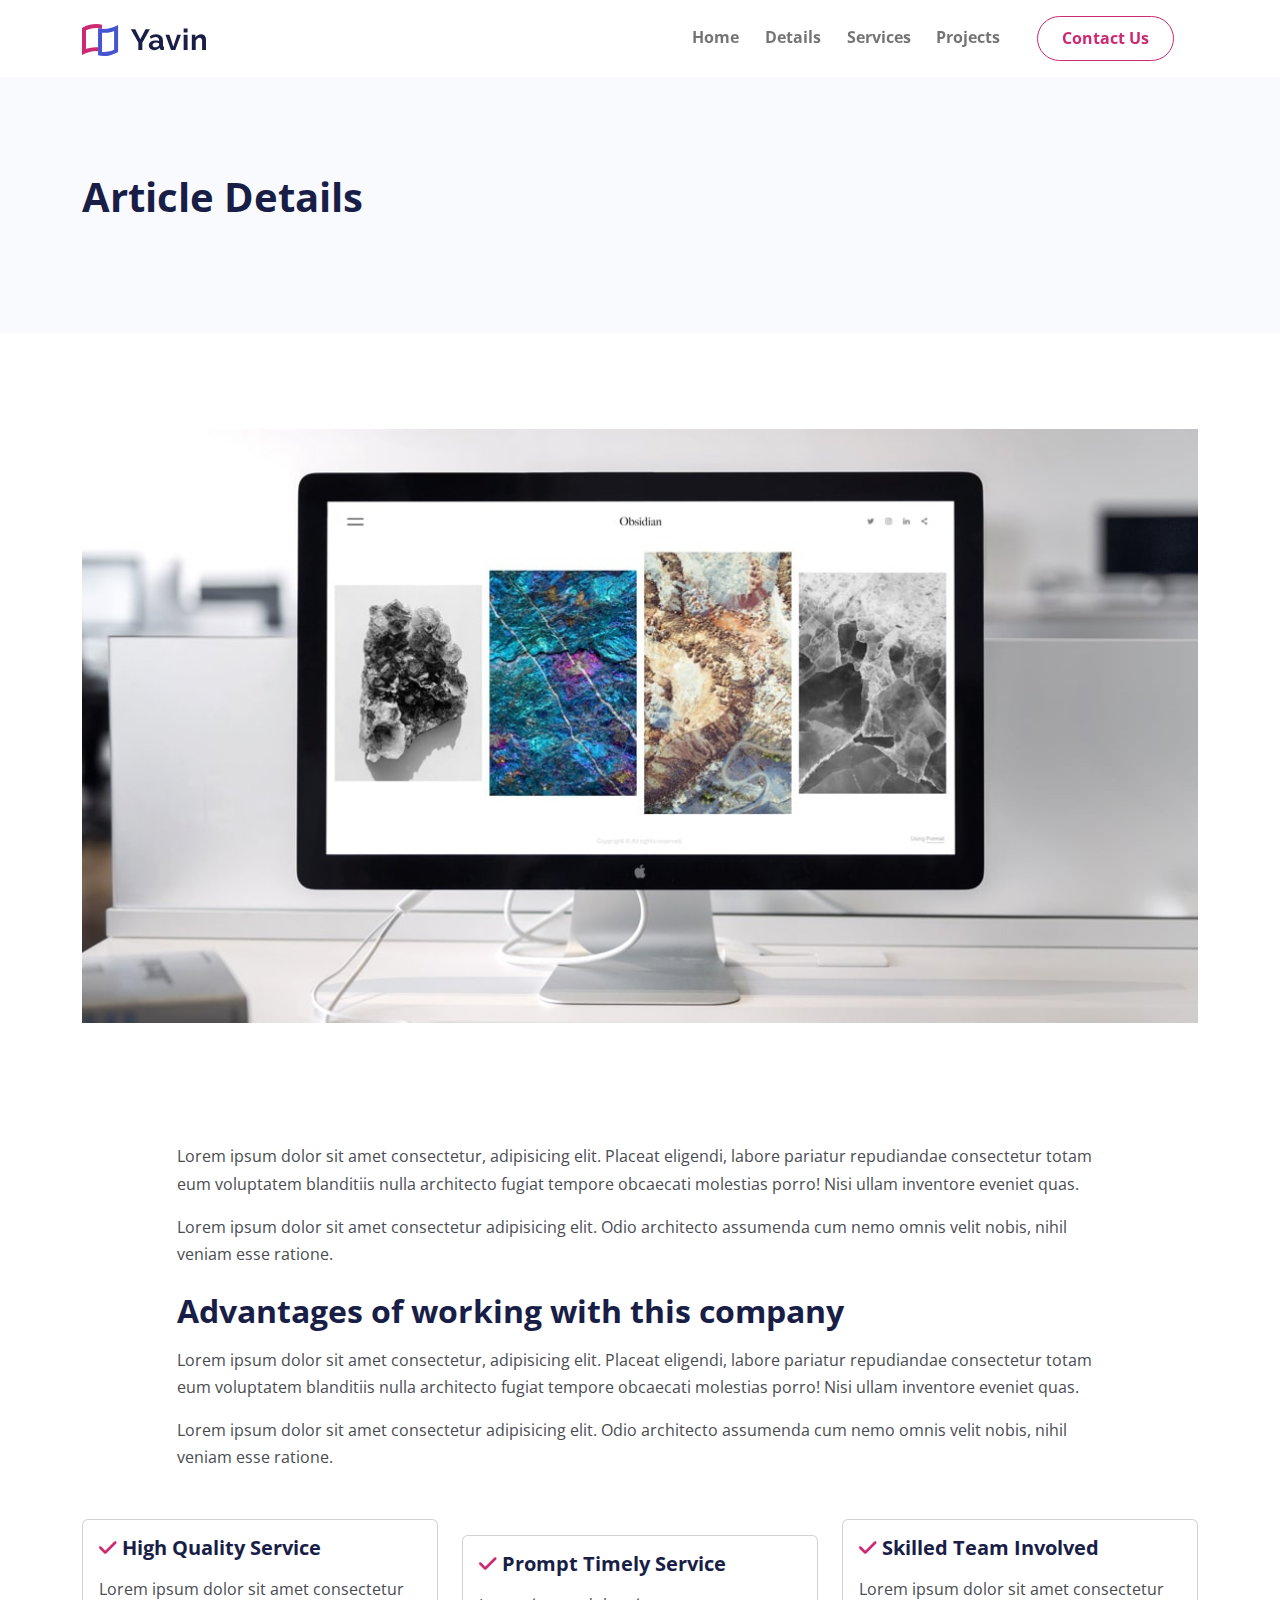
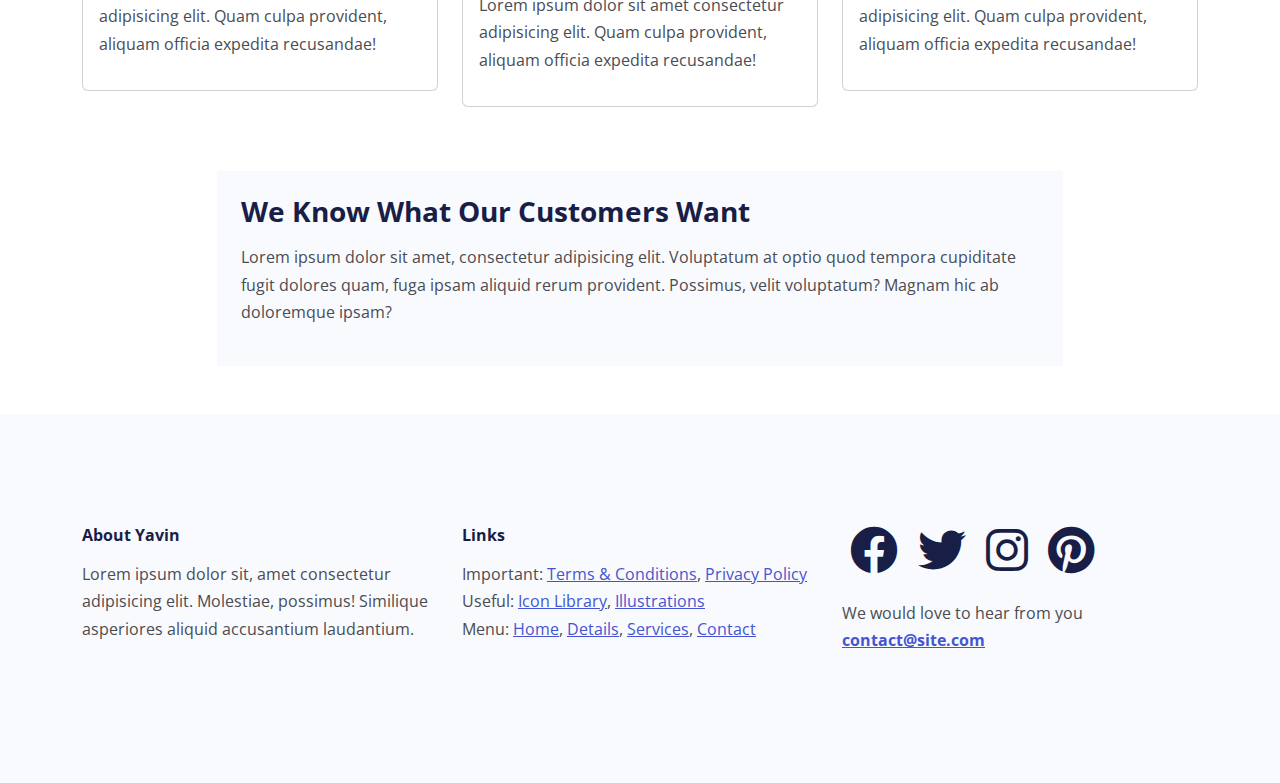
<file: yavin-website-final/article.html>
<!DOCTYPE html>
<html lang="en">
  <head>
    <meta charset="UTF-8" />
    <meta http-equiv="X-UA-Compatible" content="IE=edge" />
    <meta name="viewport" content="width=device-width, initial-scale=1.0" />
    <link rel="preconnect" href="https://fonts.googleapis.com" />
    <link rel="preconnect" href="https://fonts.gstatic.com" crossorigin />
    <link
      href="https://fonts.googleapis.com/css2?family=Open+Sans:wght@300;400;500;600;700&display=swap"
      rel="stylesheet"
    />
    <link rel="stylesheet" href="css/font-awesome.css" />
    <link rel="stylesheet" href="css/bootstrap.css" />
    <link rel="stylesheet" href="css/styles.css" />
    <link rel="icon" href="images/favicon.png" />
    <title>Yavin Office Design</title>
  </head>
  <body>
    <nav class="navbar navbar-expand-lg sticky-top navbar-light">
      <div class="container">
        <a class="navbar-brand" href="index.html">
          <img src="images/logo.svg" alt="" width="124" />
        </a>
        <button
          class="navbar-toggler"
          type="button"
          data-bs-toggle="collapse"
          data-bs-target="#navbarNavDropdown"
          aria-controls="navbarNavDropdown"
          aria-expanded="false"
          aria-label="Toggle navigation"
        >
          <span class="navbar-toggler-icon"></span>
        </button>
        <div class="collapse navbar-collapse" id="navbarNavDropdown">
          <ul class="navbar-nav ms-auto">
            <li class="nav-item">
              <a class="nav-link" aria-current="page" href="index.html">Home</a>
            </li>
            <li class="nav-item">
              <a class="nav-link" href="#details">Details</a>
            </li>
            <li class="nav-item">
              <a class="nav-link" href="#services">Services</a>
            </li>
            <li class="nav-item">
              <a class="nav-link" href="#projects">Projects</a>
            </li>
            <li class="nav-item">
              <a
                class="nav-link btn btn-outline-secondary px-4 mx-4"
                href="#contact"
                >Contact Us</a
              >
            </li>
          </ul>
        </div>
      </div>
    </nav>

    <!-- Header -->
    <header class="bg-light py-6">
      <div class="container">
        <h1>Article Details</h1>
      </div>
    </header>

    <!-- Image -->
    <section>
      <div class="container">
        <img src="images/article-details-large.jpg" alt="" class="w-100 my-6" />
      </div>
    </section>

    <!-- Basic Text -->
    <section class="pt-4">
      <div class="container">
        <div class="row">
          <div class="col-lg-10 offset-lg-1">
            <p>
              Lorem ipsum dolor sit amet consectetur, adipisicing elit. Placeat
              eligendi, labore pariatur repudiandae consectetur totam eum
              voluptatem blanditiis nulla architecto fugiat tempore obcaecati
              molestias porro! Nisi ullam inventore eveniet quas.
            </p>

            <p class="mb-4">
              Lorem ipsum dolor sit amet consectetur adipisicing elit. Odio
              architecto assumenda cum nemo omnis velit nobis, nihil veniam esse
              ratione.
            </p>

            <h2 class="mb-3">Advantages of working with this company</h2>

            <p>
              Lorem ipsum dolor sit amet consectetur, adipisicing elit. Placeat
              eligendi, labore pariatur repudiandae consectetur totam eum
              voluptatem blanditiis nulla architecto fugiat tempore obcaecati
              molestias porro! Nisi ullam inventore eveniet quas.
            </p>

            <p class="mb-4">
              Lorem ipsum dolor sit amet consectetur adipisicing elit. Odio
              architecto assumenda cum nemo omnis velit nobis, nihil veniam esse
              ratione.
            </p>
          </div>
        </div>
      </div>
    </section>

    <!-- Cards -->
    <section class="my-4">
      <div class="container">
        <div class="row">
          <div class="col-md-4">
            <div class="card">
              <div class="card-body">
                <h5>
                  <i class="fas fa-check text-secondary"></i> High Quality
                  Service
                </h5>
                <p>
                  Lorem ipsum dolor sit amet consectetur adipisicing elit. Quam
                  culpa provident, aliquam officia expedita recusandae!
                </p>
              </div>
            </div>
          </div>
          <div class="col-md-4">
            <div class="card my-3">
              <div class="card-body">
                <h5>
                  <i class="fas fa-check text-secondary"></i> Prompt Timely
                  Service
                </h5>
                <p>
                  Lorem ipsum dolor sit amet consectetur adipisicing elit. Quam
                  culpa provident, aliquam officia expedita recusandae!
                </p>
              </div>
            </div>
          </div>
          <div class="col-md-4">
            <div class="card">
              <div class="card-body">
                <h5>
                  <i class="fas fa-check text-secondary"></i> Skilled Team
                  Involved
                </h5>
                <p>
                  Lorem ipsum dolor sit amet consectetur adipisicing elit. Quam
                  culpa provident, aliquam officia expedita recusandae!
                </p>
              </div>
            </div>
          </div>
        </div>
      </div>
    </section>

    <!-- Gray Box -->
    <section class="my-5">
      <div class="row">
        <div class="col-lg-8 offset-lg-2">
          <div class="card bg-light rounded-0 border-0 fs-6">
            <div class="card-body p-4">
              <h3>We Know What Our Customers Want</h3>
              <p>
                Lorem ipsum dolor sit amet, consectetur adipisicing elit.
                Voluptatum at optio quod tempora cupiditate fugit dolores quam,
                fuga ipsam aliquid rerum provident. Possimus, velit voluptatum?
                Magnam hic ab doloremque ipsam?
              </p>
            </div>
          </div>
        </div>
      </div>
    </section>

    <footer class="footer bg-light py-6">
      <div class="container">
        <div class="row">
          <div class="col-md-4 my-3">
            <h6>About Yavin</h6>
            <p>
              Lorem ipsum dolor sit, amet consectetur adipisicing elit.
              Molestiae, possimus! Similique asperiores aliquid accusantium
              laudantium.
            </p>
          </div>
          <div class="col-md-4 my-3">
            <h6>Links</h6>
            <ul class="list-unstyled">
              <li>
                Important: <a href="#">Terms & Conditions</a>,
                <a href="#">Privacy Policy</a>
              </li>
              <li>
                Useful: <a href="#">Icon Library</a>,
                <a href="#">Illustrations</a>
              </li>
              <li>
                Menu: <a href="#">Home</a>, <a href="#details">Details</a>,
                <a href="#services">Services</a>, <a href="#contact">Contact</a>
              </li>
            </ul>
          </div>
          <div class="col-md-4 my-3">
            <div class="mb-4">
              <a href="#" class="text-decoration-none">
                <i class="fab fa-facebook fa-3x text-dark mx-2"></i>
              </a>
              <a href="#" class="text-decoration-none">
                <i class="fab fa-twitter fa-3x text-dark mx-2"></i>
              </a>
              <a href="#" class="text-decoration-none">
                <i class="fab fa-instagram fa-3x text-dark mx-2"></i>
              </a>
              <a href="#" class="text-decoration-none">
                <i class="fab fa-pinterest fa-3x text-dark mx-2"></i>
              </a>
            </div>
            <p>
              We would love to hear from you
              <a href="mailto:contact@site.com"
                ><strong>contact@site.com</strong></a
              >
            </p>
          </div>
        </div>
      </div>
    </footer>

    <button id="to-top" class="to-top-btn">
      <img src="images/up-arrow.png" alt="" />
    </button>

    <script src="js/bootstrap.bundle.min.js"></script>
    <script src="js/script.js"></script>
  </body>
</html>
</file>
<file: FRONT END FOREVER1/Style.css>
@import url('https://fonts.googleapis.com/css2?family=Poppins:ital,wght@0,100;0,200;0,300;0,400;0,500;0,600;0,700;0,800;0,900;1,100;1,200;1,300;1,400;1,500;1,600;1,700;1,800;1,900&display=swap');

body{
    padding:0;
    margin:0;
    box-sizing: border-box;
    font-family: "Poppins", sans-serif;
}

section{
    min-height: 100vh;
    display: flex;
    justify-content: center;
    align-items: center;
}

/*------navbar-----*/
#navbar{
    position: sticky;
    top:0;
    background-color: rgb(255, 255, 255);
    z-index: 10;
}
.bold{
    font-size: 25px;
}
li{
    padding: 5px;
}

.nav-link{
    font-size: 20px;
    font-weight: bold;
    border: 2px solid transparent;
}
.nav-link:hover{
    border-bottom: 2px solid blue;
    transition: 0.1s;
}

/*------Home-----*/
span{
    color:blue;
    font-weight: bold;
}
p{
    font-size: 18px;
}

/*------aboutus-----*/


/*------Ourservices-----*/
.card img{
    height: 200px;
    transition: .1s;
}

.inner{
    overflow:hidden;
}

.card img:hover{
    transform: scale(1.5);
    transition: .1s;
}


.footer {
    display: flex;
    background-color: #f8f9fa;
    padding: 20px 0;
   justify-content: space-around;
}

li{
border: 2px solid transparent;
}
</file>
<file: vera-website-final/css/styles.css>
.xl-text {
  font-size: 65px;
}

.header {
  background: linear-gradient(rgba(0, 0, 0, 0.2), rgba(0, 0, 0, 0.5)), url("../images/header-background.jpg") left center no-repeat;
  background-size: cover;
  height: 600px;
}

.vertical-decoration {
  top: 12%;
  width: 24px;
}

.hr-heading {
  display: inline-block;
  width: 3.5rem;
  height: 0.125rem;
  margin-top: 0.625rem;
  border: none;
  background-color: var(--bs-primary);
  opacity: 1;
}

.navbar {
  transition: all 0.5s ease-in-out;
}

.navbar-sticky {
  opacity: 0.8;
}

.details .vertical-decoration {
  top: 0;
  left: 0;
  width: 24px;
}

.details-2 .vertical-decoration {
  top: 5%;
  right: 0;
  width: 24px;
}

.video-play-button {
  position: absolute;
  z-index: 10;
  top: 50%;
  left: 50%;
  transform: translateX(-50%) translateY(-50%);
  width: 32px;
  height: 44px;
  border-radius: 50%;
  display: block;
  box-sizing: content-box;
  padding: 1.125rem 1.25rem 1.125rem 1.75rem;
  cursor: pointer;
}

.video-play-button:before {
  content: "";
  position: absolute;
  z-index: 0;
  top: 50%;
  left: 50%;
  transform: translateX(-50%) translateY(-50%);
  width: 76px;
  height: 76px;
  border-radius: 50%;
  display: block;
  background: var(--bs-primary);
  cursor: pointer;
  animation: pulse-border 1500ms ease-in-out infinite;
}

.video-play-button:after {
  content: "";
  position: absolute;
  z-index: 1;
  top: 50%;
  left: 50%;
  transform: translateX(-50%) translateY(-50%);
  width: 70px;
  height: 70px;
  border-radius: 50%;
  display: block;
  background: var(--bs-primary);
  cursor: pointer;
  transition: all 200ms;
}

.video-play-button span {
  position: relative;
  display: block;
  z-index: 3;
  top: 6px;
  left: 4px;
  width: 0;
  height: 0;
  border-left: 26px solid #fff;
  border-top: 16px solid transparent;
  border-bottom: 16px solid transparent;
}

@keyframes pulse-border {
  0% {
    transform: translateX(-50%) translateY(-50%) translateZ(0) scale(1);
    opacity: 1;
  }
  100% {
    transform: translateX(-50%) translateY(-50%) translateZ(0) scale(1.5);
    opacity: 0;
  }
}
.video-modal .modal-dialog {
  max-width: 1150px;
  margin-top: 20px;
}

.project-modals .modal-dialog {
  max-width: 1150px;
  margin-top: 130px;
}

@media (max-width: 992px) {
  .xl-text {
    font-size: 50px;
  }
  .header {
    text-align: center;
    background: linear-gradient(rgba(0, 0, 0, 0.4), rgba(0, 0, 0, 0.9)), url("../images/header-background.jpg") center center no-repeat;
  }
  .video-points {
    padding: 0 !important;
    text-align: center;
  }
  .video-points .col-lg-4 {
    margin-bottom: 20px;
  }
}
</file>
<file: yavin-website-final/css/styles.css>
.xl-text {
  font-size: 75px;
}

.btn-outline-secondary {
  color: var(--bs-secondary);
}

.btn-outline-secondary:hover {
  color: #fff;
}

.header .decoration-star {
  top: 80px;
  left: -200px;
  width: 500px;
  opacity: 0.7;
}

.header .decoration-star-2 {
  top: 80px;
  right: -200px;
  width: 500px;
  opacity: 0.7;
}

.navbar {
  transition: all 0.5s ease-in-out;
}

.navbar-sticky {
  background: #fff;
  opacity: 0.9;
  box-shadow: 0 0 10px rgba(0, 0, 0, 0.5);
}

.details .decoration-star {
  left: -200px;
  width: 500px;
}

.details-2 .decoration-star {
  right: -200px;
  width: 500px;
}

.contact .decoration-star {
  left: -300px;
  width: 600px;
}

.to-top-btn {
  position: fixed;
  z-index: 20;
  bottom: 20px;
  right: 20px;
  opacity: 0;
  width: 52px;
  height: 52px;
  border: none;
  border-radius: 50%;
  outline: none;
  background-color: #44434a;
  cursor: pointer;
  transition: all 0.5s ease-in-out;
}

.to-top-btn:hover {
  background-color: #1d1d21;
}

.to-top-btn img {
  margin-bottom: 0.25rem;
  width: 18px;
}

.show {
  opacity: 1;
}

@media (max-width: 992px) {
  .xl-text {
    font-size: 50px;
  }
  .navbar .btn-outline-secondary {
    margin-top: 20px;
  }
  .header {
    margin-top: 0px !important;
    text-align: center;
  }
  .header .decoration-star {
    left: -100px;
    width: 250px;
  }
  .header .decoration-star-2 {
    right: -100px;
    width: 250px;
  }
  .header .image-container {
    margin-top: 30px;
  }
  .services .col-md-4 {
    border-bottom: 1px #ccc solid;
    margin: 10px 0;
  }
  .details-2 {
    margin-top: 20px !important;
  }
  .details-2 .decoration-star {
    top: 300px;
  }
}
</file>
<file: corso-website-final/corso-website-final/css/styles.css>
.header {
  min-height: 1000px;
  background: linear-gradient(to bottom right, rgba(0, 0, 0, 0.8), rgba(0, 0, 0, 0.8)), url("../images/header-background.jpg") center center no-repeat;
  background-size: cover;
}

.header .slide {
  width: 70%;
  margin: 0 auto;
}

.navbar {
  transition: all 0.5s ease-in-out;
}

.invitation-bg {
  background: linear-gradient(to bottom right, rgba(0, 0, 0, 0.8), rgba(0, 0, 0, 0.8)), url("../images/invitation-background.jpg") center center no-repeat;
  background-size: cover;
}

@media (max-width: 992px) {
  .navbar {
    background: var(--bs-dark);
  }
  .header {
    height: 800px !important;
    min-height: 800px !important;
  }
  .header .slide {
    width: 90%;
    margin: 0 auto;
  }
  .header .text-container p {
    width: 100% !important;
    font-size: 16px;
  }
  .register {
    padding: 40px 0 !important;
  }
  .register h2 {
    text-align: center;
  }
  .summary {
    margin-top: 0 !important;
    width: 90% !important;
  }
}
</file>
